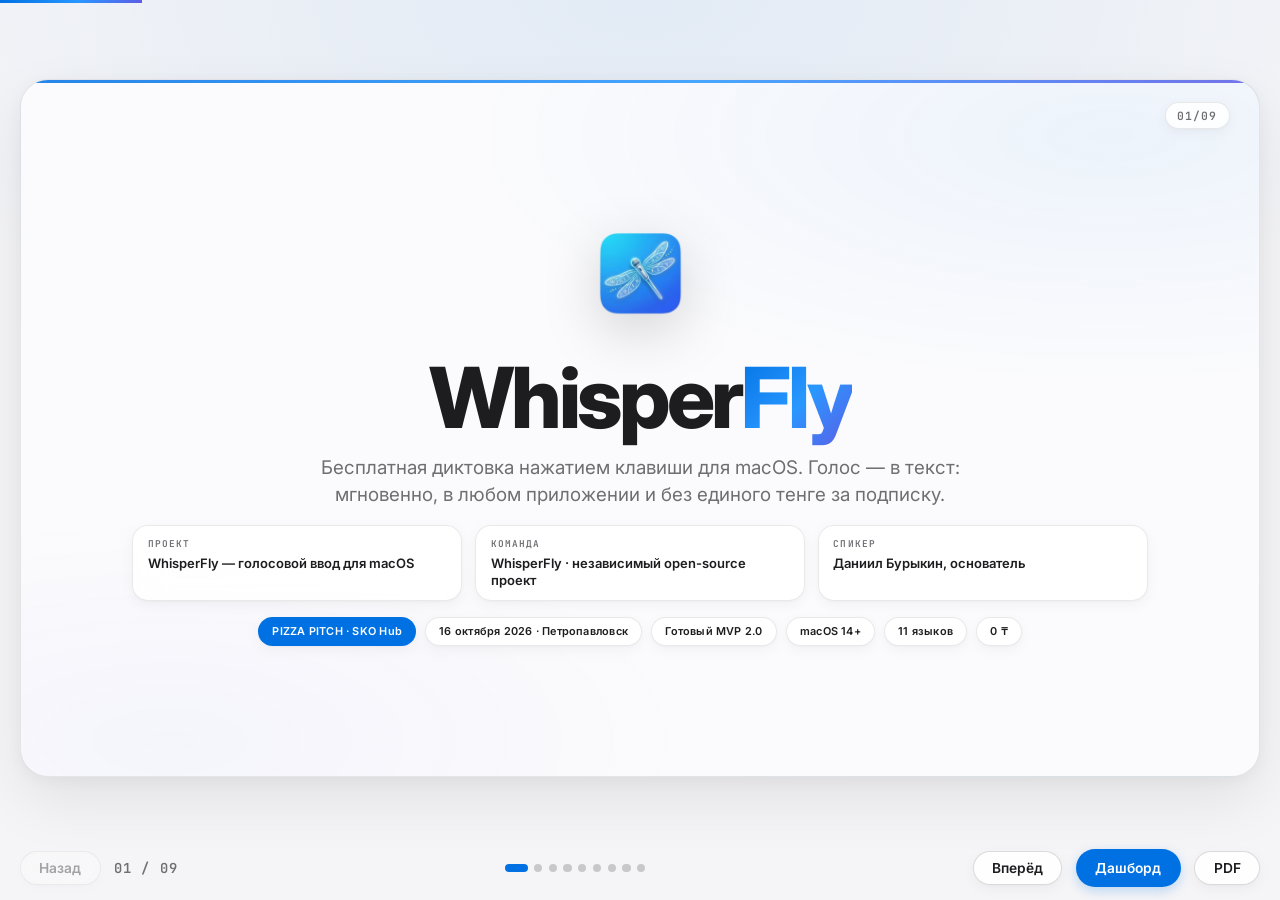
<file: index.html>
<!DOCTYPE html>
<html lang="ru" data-theme="apple" style="--tp-h: 211">
<head>
<meta charset="utf-8">
<meta name="viewport" content="width=device-width, initial-scale=1">
<title>WhisperFly — защита проекта · питч-презентация</title>
<meta name="description" content="WhisperFly — бесплатная диктовка нажатием клавиши для macOS. Презентация проекта для защиты: введение, уникальность, КПД, план реализации, результаты, смета, команда.">
<meta property="og:title" content="WhisperFly — защита проекта">
<meta property="og:description" content="Бесплатная диктовка нажатием клавиши для macOS. Голос — в текст в любом приложении, без подписки.">
<meta property="og:type" content="website">
<link rel="icon" href="assets/favicon.svg">
<link rel="preconnect" href="https://fonts.googleapis.com">
<link rel="preconnect" href="https://fonts.gstatic.com" crossorigin>
<link rel="stylesheet" href="https://fonts.googleapis.com/css2?family=Inter:wght@400;500;600;700;800&family=JetBrains+Mono:wght@400;600;700&display=swap">
<link rel="stylesheet" href="theme.css">
<link rel="stylesheet" href="deck.css">
<script>document.documentElement.classList.add('js');</script>
</head>
<body>

<div class="nav-progress" id="progress" aria-hidden="true"></div>

<!-- ── Icon sprite ──────────────────────────────────────────────────────── -->
<svg width="0" height="0" style="position:absolute" aria-hidden="true" focusable="false">
  <symbol id="i-mic" viewBox="0 0 24 24" fill="none" stroke="currentColor" stroke-width="2" stroke-linecap="round" stroke-linejoin="round">
    <path d="M12 2a3 3 0 0 0-3 3v6a3 3 0 0 0 6 0V5a3 3 0 0 0-3-3z"/><path d="M19 10v1a7 7 0 0 1-14 0v-1"/><path d="M12 19v3"/><path d="M9 22h6"/>
  </symbol>
  <symbol id="i-speaker" viewBox="0 0 24 24" fill="none" stroke="currentColor" stroke-width="2" stroke-linecap="round" stroke-linejoin="round">
    <path d="M11 5 6 9H3v6h3l5 4z"/><path d="M15.5 8.5a5 5 0 0 1 0 7"/><path d="M19 5a10 10 0 0 1 0 14"/>
  </symbol>
  <symbol id="i-file" viewBox="0 0 24 24" fill="none" stroke="currentColor" stroke-width="2" stroke-linecap="round" stroke-linejoin="round">
    <path d="M14 2H6a2 2 0 0 0-2 2v16a2 2 0 0 0 2 2h12a2 2 0 0 0 2-2V8z"/><path d="M14 2v6h6"/><path d="M8 13h8"/><path d="M8 17h5"/>
  </symbol>
  <symbol id="i-bolt" viewBox="0 0 24 24" fill="none" stroke="currentColor" stroke-width="2" stroke-linecap="round" stroke-linejoin="round">
    <path d="M13 2 4 14h7l-1 8 9-12h-7z"/>
  </symbol>
  <symbol id="i-spark" viewBox="0 0 24 24" fill="none" stroke="currentColor" stroke-width="2" stroke-linecap="round" stroke-linejoin="round">
    <path d="m12 3 1.9 5.6L20 10l-6.1 1.4L12 17l-1.9-5.6L4 10l6.1-1.4z"/><path d="M18 16.5 18.7 18.5 20.7 19.2 18.7 19.9 18 21.9 17.3 19.9 15.3 19.2 17.3 18.5z"/>
  </symbol>
  <symbol id="i-clock" viewBox="0 0 24 24" fill="none" stroke="currentColor" stroke-width="2" stroke-linecap="round" stroke-linejoin="round">
    <circle cx="12" cy="12" r="9"/><path d="M12 7v5l3.5 2"/>
  </symbol>
  <symbol id="i-globe" viewBox="0 0 24 24" fill="none" stroke="currentColor" stroke-width="2" stroke-linecap="round" stroke-linejoin="round">
    <circle cx="12" cy="12" r="9"/><path d="M3 12h18"/><path d="M12 3a15 15 0 0 1 0 18 15 15 0 0 1 0-18z"/>
  </symbol>
  <symbol id="i-keyboard" viewBox="0 0 24 24" fill="none" stroke="currentColor" stroke-width="2" stroke-linecap="round" stroke-linejoin="round">
    <rect x="2" y="5" width="20" height="14" rx="2"/><path d="M6 9h.01M10 9h.01M14 9h.01M18 9h.01M7 13h10M8 16.5h8"/>
  </symbol>
  <symbol id="i-cloud" viewBox="0 0 24 24" fill="none" stroke="currentColor" stroke-width="2" stroke-linecap="round" stroke-linejoin="round">
    <path d="M18 18.5a4.5 4.5 0 0 0 .6-8.96A6.5 6.5 0 0 0 5.9 9.4 4.5 4.5 0 0 0 6.5 18.5z"/>
  </symbol>
  <symbol id="i-chip" viewBox="0 0 24 24" fill="none" stroke="currentColor" stroke-width="2" stroke-linecap="round" stroke-linejoin="round">
    <rect x="6" y="6" width="12" height="12" rx="2"/><path d="M9 2v4M15 2v4M9 18v4M15 18v4M2 9h4M2 15h4M18 9h4M18 15h4"/>
  </symbol>
  <symbol id="i-shield" viewBox="0 0 24 24" fill="none" stroke="currentColor" stroke-width="2" stroke-linecap="round" stroke-linejoin="round">
    <path d="M12 3 5 6v6c0 4.4 3 8.2 7 9 4-.8 7-4.6 7-9V6z"/><path d="m9 12 2 2 4-4"/>
  </symbol>
  <symbol id="i-rocket" viewBox="0 0 24 24" fill="none" stroke="currentColor" stroke-width="2" stroke-linecap="round" stroke-linejoin="round">
    <path d="M12 2s5 3.2 5 9c0 3-1 5.2-2 6.4H9C8 16.2 7 14 7 11c0-5.8 5-9 5-9z"/><circle cx="12" cy="9" r="1.6"/><path d="M9 17.4 6 21M15 17.4 18 21"/>
  </symbol>
  <symbol id="i-users" viewBox="0 0 24 24" fill="none" stroke="currentColor" stroke-width="2" stroke-linecap="round" stroke-linejoin="round">
    <path d="M15 20v-1.6a4 4 0 0 0-4-4H7a4 4 0 0 0-4 4V20"/><circle cx="9" cy="7" r="3.4"/><path d="M18 20v-1.6a4 4 0 0 0-3-3.86"/>
  </symbol>
  <symbol id="i-user" viewBox="0 0 24 24" fill="none" stroke="currentColor" stroke-width="2" stroke-linecap="round" stroke-linejoin="round">
    <circle cx="12" cy="8" r="4"/><path d="M5 21v-1.5A5.5 5.5 0 0 1 10.5 14h3A5.5 5.5 0 0 1 19 19.5V21"/>
  </symbol>
  <symbol id="i-code" viewBox="0 0 24 24" fill="none" stroke="currentColor" stroke-width="2" stroke-linecap="round" stroke-linejoin="round">
    <path d="m9 7-5 5 5 5"/><path d="m15 7 5 5-5 5"/>
  </symbol>
  <symbol id="i-download" viewBox="0 0 24 24" fill="none" stroke="currentColor" stroke-width="2" stroke-linecap="round" stroke-linejoin="round">
    <path d="M12 3v12"/><path d="m7 11 5 5 5-5"/><path d="M4 20h16"/>
  </symbol>
  <symbol id="i-check" viewBox="0 0 24 24" fill="none" stroke="currentColor" stroke-width="2.6" stroke-linecap="round" stroke-linejoin="round">
    <path d="m4 12.5 5.2 5.2L20 6.5"/>
  </symbol>
  <symbol id="i-x" viewBox="0 0 24 24" fill="none" stroke="currentColor" stroke-width="2.4" stroke-linecap="round" stroke-linejoin="round">
    <path d="M6 6l12 12M18 6 6 18"/>
  </symbol>
  <symbol id="i-target" viewBox="0 0 24 24" fill="none" stroke="currentColor" stroke-width="2" stroke-linecap="round" stroke-linejoin="round">
    <circle cx="12" cy="12" r="9"/><circle cx="12" cy="12" r="4.6"/><circle cx="12" cy="12" r="1.2"/>
  </symbol>
  <symbol id="i-flag" viewBox="0 0 24 24" fill="none" stroke="currentColor" stroke-width="2" stroke-linecap="round" stroke-linejoin="round">
    <path d="M5 21V4"/><path d="M5 5h9.5l-1.6 4 1.6 4H5"/>
  </symbol>
  <symbol id="i-tag" viewBox="0 0 24 24" fill="none" stroke="currentColor" stroke-width="2" stroke-linecap="round" stroke-linejoin="round">
    <path d="M20.5 12.4 12.4 20.5a2 2 0 0 1-2.8 0L3.5 14.4a2 2 0 0 1-.6-1.4V4.5a2 2 0 0 1 2-2h8.5a2 2 0 0 1 1.4.6l5.7 5.7a2 2 0 0 1 0 2.6z"/><path d="M7.5 7.5h.01"/>
  </symbol>
  <symbol id="i-trend" viewBox="0 0 24 24" fill="none" stroke="currentColor" stroke-width="2" stroke-linecap="round" stroke-linejoin="round">
    <path d="M3 17.5 9.5 11l4 4L21 7.5"/><path d="M15 7.5h6v6"/>
  </symbol>
  <symbol id="i-layers" viewBox="0 0 24 24" fill="none" stroke="currentColor" stroke-width="2" stroke-linecap="round" stroke-linejoin="round">
    <path d="m12 3 9 5-9 5-9-5z"/><path d="m3 13 9 5 9-5"/><path d="m3 17.5 9 5 9-5"/>
  </symbol>
  <symbol id="i-cap" viewBox="0 0 24 24" fill="none" stroke="currentColor" stroke-width="2" stroke-linecap="round" stroke-linejoin="round">
    <path d="M12 4 2 9l10 5 10-5z"/><path d="M6 11.4V16c0 1.3 2.7 2.6 6 2.6s6-1.3 6-2.6v-4.6"/>
  </symbol>
  <symbol id="i-link" viewBox="0 0 24 24" fill="none" stroke="currentColor" stroke-width="2" stroke-linecap="round" stroke-linejoin="round">
    <path d="M10 13.5a4.5 4.5 0 0 0 6.4 0l3-3a4.5 4.5 0 0 0-6.4-6.4l-1.4 1.4"/><path d="M14 10.5a4.5 4.5 0 0 0-6.4 0l-3 3a4.5 4.5 0 0 0 6.4 6.4l1.4-1.4"/>
  </symbol>
  <symbol id="i-coin" viewBox="0 0 24 24" fill="none" stroke="currentColor" stroke-width="2" stroke-linecap="round" stroke-linejoin="round">
    <circle cx="12" cy="12" r="9"/><path d="M12 6.8v10.4"/><path d="M14.6 9.3a2.6 2.6 0 0 0-2.6-1.4h-.4a2.3 2.3 0 0 0 0 4.6h.8a2.3 2.3 0 0 1 0 4.6h-.4a2.6 2.6 0 0 1-2.6-1.4"/>
  </symbol>
  <symbol id="i-wallet" viewBox="0 0 24 24" fill="none" stroke="currentColor" stroke-width="2" stroke-linecap="round" stroke-linejoin="round">
    <path d="M3 7.5A2.5 2.5 0 0 1 5.5 5H18a2 2 0 0 1 2 2v1"/><path d="M3 7.5V17a2 2 0 0 0 2 2h14a2 2 0 0 0 2-2v-2"/><path d="M21 10v5h-4.5a2.5 2.5 0 0 1 0-5z"/>
  </symbol>
  <symbol id="i-history" viewBox="0 0 24 24" fill="none" stroke="currentColor" stroke-width="2" stroke-linecap="round" stroke-linejoin="round">
    <path d="M3.5 12a8.5 8.5 0 1 0 2.6-6.1"/><path d="M3 4v5h5"/><path d="M12 8v4.3l3 1.8"/>
  </symbol>
  <symbol id="i-building" viewBox="0 0 24 24" fill="none" stroke="currentColor" stroke-width="2" stroke-linecap="round" stroke-linejoin="round">
    <path d="M3 21h18"/><path d="M5 21V6a1 1 0 0 1 1-1h7a1 1 0 0 1 1 1v15"/><path d="M14 10h4a1 1 0 0 1 1 1v10"/><path d="M8 9h3M8 13h3M8 17h3"/>
  </symbol>
  <symbol id="i-heart" viewBox="0 0 24 24" fill="none" stroke="currentColor" stroke-width="2" stroke-linecap="round" stroke-linejoin="round">
    <path d="M12 20.4 4.6 13a4.6 4.6 0 0 1 6.5-6.5l.9.9.9-.9A4.6 4.6 0 0 1 19.4 13z"/>
  </symbol>
  <symbol id="i-list" viewBox="0 0 24 24" fill="none" stroke="currentColor" stroke-width="2" stroke-linecap="round" stroke-linejoin="round">
    <path d="M9 6h11M9 12h11M9 18h11"/><path d="M4.5 6h.01M4.5 12h.01M4.5 18h.01"/>
  </symbol>
  <symbol id="i-chart" viewBox="0 0 24 24" fill="none" stroke="currentColor" stroke-width="2" stroke-linecap="round" stroke-linejoin="round">
    <path d="M3 3v18h18"/><path d="M7 16v-5M12 16V7M17 16v-3"/>
  </symbol>
  <symbol id="i-scale" viewBox="0 0 24 24" fill="none" stroke="currentColor" stroke-width="2" stroke-linecap="round" stroke-linejoin="round">
    <path d="M12 3v18"/><path d="M7 21h10"/><path d="M4 8h16"/><path d="M4 8 1.5 14a3 3 0 0 0 5 0z"/><path d="M20 8l-2.5 6a3 3 0 0 0 5 0z"/>
  </symbol>
  <symbol id="i-award" viewBox="0 0 24 24" fill="none" stroke="currentColor" stroke-width="2" stroke-linecap="round" stroke-linejoin="round">
    <circle cx="12" cy="9" r="5.5"/><path d="m8.5 13.8-1 7.2 4.5-2.6 4.5 2.6-1-7.2"/>
  </symbol>
</svg>

<div class="deck">
  <div class="stage" id="stage">

    <!-- ═══ 01 · Титульный лист ═════════════════════════════════════════ -->
    <section class="slide slide--title active" data-num="01/09" aria-label="Титульный лист">
      <div class="slide-inner">
        <div class="logo-icon anim" style="--i:0">
          <img src="assets/appicon.png" alt="Иконка приложения WhisperFly" width="512" height="512">
        </div>

        <div class="brand anim" style="--i:1;--rv:tp-up">Whisper<span class="fly">Fly</span></div>

        <p class="tagline anim" style="--i:2;--rv:tp-up">
          Бесплатная диктовка нажатием клавиши для macOS. Голос&nbsp;— в текст: мгновенно,
          в любом приложении и без единого тенге за подписку.
        </p>

        <dl class="title-meta anim" style="--i:3;--rv:tp-up">
          <div>
            <dt>Проект</dt>
            <dd>WhisperFly — голосовой ввод для macOS</dd>
          </div>
          <div>
            <dt>Команда</dt>
            <dd>WhisperFly · независимый open-source проект</dd>
          </div>
          <div>
            <dt>Спикер</dt>
            <dd>Даниил Бурыкин, основатель</dd>
          </div>
        </dl>

        <div class="title-band anim" style="--i:4;--rv:tp-up">
          <span class="badge badge--fill">PIZZA PITCH · SKO Hub</span>
          <span class="badge">16 октября 2026 · Петропавловск</span>
          <span class="badge">Готовый MVP 2.0</span>
          <span class="badge">macOS 14+</span>
          <span class="badge">11 языков</span>
          <span class="badge">0 ₸</span>
        </div>
      </div>
    </section>

    <!-- ═══ 02 · Введение (+ живые скриншоты macOS) ═════════════════════ -->
    <section class="slide" data-num="02/09" aria-label="Введение">
      <div class="slide-inner">
        <div class="head">
          <span class="kicker anim" style="--i:0">Введение · Продукт в работе</span>
          <h2 class="slide-title anim" style="--i:1;--rv:tp-up">
            Что такое <span class="hl">WhisperFly</span>
          </h2>
          <p class="slide-sub anim" style="--i:2;--rv:tp-up">
            WhisperFly — нативное приложение для macOS, которое превращает речь в текст в любом
            приложении по нажатию <b>⌘⇧Space</b>. Записывает микрофон и системный звук,
            распознаёт речь через Groq Whisper и вставляет чистый текст прямо к курсору.
          </p>
        </div>

        <div class="grid g-intro">
          <article class="card card--navy anim" style="--i:3;--rv:tp-up">
            <div class="card-ico"><svg><use href="#i-target"/></svg></div>
            <h3 class="card-t">Главная цель</h3>
            <p class="goal">
              Убрать разрыв между скоростью мысли и скоростью набора текста — сделать
              голосовой ввод <em>бесплатным, мгновенным и доступным каждому</em> на Mac.
            </p>
            <div class="chips">
              <span class="chip">Любое приложение</span>
              <span class="chip">Groq Whisper</span>
              <span class="chip chip--gold">0 ₸</span>
            </div>
          </article>

          <div class="col">
            <span class="col-head anim" style="--i:4;--rv:tp-up">Конкретные задачи</span>
            <ol class="punch anim" style="--i:5;--rv:tp-up">
              <li>
                <span class="n">1</span>
                <span><strong>Мгновенный ввод.</strong> Один хоткей, авто-вставка текста
                в активное поле, отклик — доли секунды.</span>
              </li>
              <li>
                <span class="n">2</span>
                <span><strong>Все сценарии звука.</strong> Микрофон, системный звук
                macOS и готовые аудио/видеофайлы.</span>
              </li>
              <li>
                <span class="n">3</span>
                <span><strong>Без языкового барьера.</strong> Интерфейс на 11 языках
                (включая казахский), распознавание 100+ языков.</span>
              </li>
              <li>
                <span class="n">4</span>
                <span><strong>Выход на рынок.</strong> Лендинг, первые 1 000 установок
                и грант GitHub на AI-модели.</span>
              </li>
            </ol>
          </div>

          <aside class="shot-showcase anim" style="--i:6;--rv:tp-up" aria-label="Скриншоты интерфейса WhisperFly">
            <div class="shot-pair">
              <figure class="shot-frame">
                <img src="assets/screenshot-ready.png" alt="Меню WhisperFly в режиме ожидания Ready">
                <figcaption>Меню · Готов к записи</figcaption>
              </figure>
              <figure class="shot-frame">
                <img src="assets/screenshot-recording.png" alt="Меню WhisperFly во время активной записи">
                <figcaption>Запись · Groq Whisper</figcaption>
              </figure>
            </div>
            <div class="shot-pill-bar">
              <img src="assets/screenshot-listening.png" alt="Плавающая капсула Listening рядом с курсором">
              <span>Плавающий индикатор <strong>Listening…</strong> прямо у текстового курсора</span>
            </div>
          </aside>
        </div>
      </div>
    </section>

    <!-- ═══ 03 · Уникальность (+ скриншот системных разрешений) ═════════ -->
    <section class="slide" data-num="03/09" aria-label="Уникальность">
      <div class="slide-inner">
        <div class="head">
          <span class="kicker anim" style="--i:0">Уникальность</span>
          <h2 class="slide-title anim" style="--i:1;--rv:tp-up">
            Бесплатно, нативно и <span class="hl">открыто</span>
          </h2>
        </div>

        <div class="grid g-uniq">
          <table class="tbl anim" style="--i:2;--rv:tp-up">
            <thead>
              <tr>
                <th>Продукт</th>
                <th>Цена</th>
                <th>Системный звук</th>
                <th>Файлы</th>
                <th>Открытый код</th>
                <th>Казахский UI</th>
              </tr>
            </thead>
            <tbody>
              <tr>
                <td class="col-us">WhisperFly</td>
                <td class="col-us">0 ₸</td>
                <td class="col-us"><svg class="mk mk--yes"><use href="#i-check"/></svg></td>
                <td class="col-us"><svg class="mk mk--yes"><use href="#i-check"/></svg></td>
                <td class="col-us"><svg class="mk mk--yes"><use href="#i-check"/></svg></td>
                <td class="col-us"><svg class="mk mk--yes"><use href="#i-check"/></svg></td>
              </tr>
              <tr>
                <td>Superwhisper</td>
                <td>от $8,99/мес</td>
                <td><svg class="mk mk--no"><use href="#i-x"/></svg></td>
                <td><svg class="mk mk--yes"><use href="#i-check"/></svg></td>
                <td><svg class="mk mk--no"><use href="#i-x"/></svg></td>
                <td><svg class="mk mk--no"><use href="#i-x"/></svg></td>
              </tr>
              <tr>
                <td>MacWhisper</td>
                <td>от €59</td>
                <td><svg class="mk mk--no"><use href="#i-x"/></svg></td>
                <td><svg class="mk mk--yes"><use href="#i-check"/></svg></td>
                <td><svg class="mk mk--no"><use href="#i-x"/></svg></td>
                <td><svg class="mk mk--no"><use href="#i-x"/></svg></td>
              </tr>
              <tr>
                <td>Wispr Flow</td>
                <td>от $12/мес</td>
                <td><svg class="mk mk--no"><use href="#i-x"/></svg></td>
                <td><svg class="mk mk--no"><use href="#i-x"/></svg></td>
                <td><svg class="mk mk--no"><use href="#i-x"/></svg></td>
                <td><svg class="mk mk--no"><use href="#i-x"/></svg></td>
              </tr>
              <tr>
                <td>Apple «Диктовка»</td>
                <td>0 ₸</td>
                <td><svg class="mk mk--no"><use href="#i-x"/></svg></td>
                <td><svg class="mk mk--no"><use href="#i-x"/></svg></td>
                <td><svg class="mk mk--no"><use href="#i-x"/></svg></td>
                <td><svg class="mk mk--no"><use href="#i-x"/></svg></td>
              </tr>
            </tbody>
          </table>

          <aside class="shot-card-perm anim" style="--i:3;--rv:tp-up" aria-label="Окно разрешений и цифровой подписи macOS">
            <img src="assets/screenshot-permissions.png" alt="Окно настроек Permissions в WhisperFly с подписью Apple Developer">
            <div class="shot-cap">
              <strong>Нативная интеграция macOS:</strong> ScreenCaptureKit, Accessibility API и цифровая подпись <code>SR9LWJ7XG9</code>
            </div>
          </aside>
        </div>

        <article class="card card--sunken strip anim" style="--i:4;--rv:tp-up">
          <span class="col-head">В чём инновационность</span>
          <ul class="facts facts--3">
            <li>
              <span class="tick"><svg><use href="#i-cloud"/></svg></span>
              <span><strong>Облачный ASR вместо локальной модели.</strong> Приложение весит
              мегабайты, а не гигабайты, и не нагружает процессор.</span>
            </li>
            <li>
              <span class="tick"><svg><use href="#i-layers"/></svg></span>
              <span><strong>Вставка через Accessibility API:</strong> текст печатается
              прямо там, где стоит курсор, и очищается режимом Rewrite Cleanup.</span>
            </li>
            <li>
              <span class="tick"><svg><use href="#i-speaker"/></svg></span>
              <span><strong>Системный звук через ScreenCaptureKit:</strong> созвоны и лекции
              транскрибируются напрямую с аудиодорожки Mac.</span>
            </li>
          </ul>
        </article>
      </div>
    </section>

    <!-- ═══ 04 · КПД ═════════════════════════════════════════════════════ -->
    <section class="slide" data-num="04/09" aria-label="КПД">
      <div class="slide-inner">
        <div class="head">
          <span class="kicker anim" style="--i:0">КПД</span>
          <h2 class="slide-title anim" style="--i:1;--rv:tp-up">
            Выгоды <span class="hl">обществу и региону</span>
          </h2>
        </div>

        <div class="grid g-3">
          <article class="card anim" style="--i:2;--rv:tp-up">
            <div class="card-ico"><svg><use href="#i-heart"/></svg></div>
            <h3 class="card-t">Обществу</h3>
            <ul class="facts facts--tight">
              <li>
                <span class="tick"><svg><use href="#i-check"/></svg></span>
                <span><strong>Доступность.</strong> Голосовой ввод возвращает работу с
                текстом людям с нарушениями моторики и зрения.</span>
              </li>
              <li>
                <span class="tick"><svg><use href="#i-check"/></svg></span>
                <span><strong>Язык и культура.</strong> Казахский интерфейс — редкий случай
                для нишевого macOS-софта; распознавание поддерживает более 100 языков.</span>
              </li>
              <li>
                <span class="tick"><svg><use href="#i-check"/></svg></span>
                <span><strong>Бесплатный доступ.</strong> Студенты, учителя и малый бизнес
                получают инструмент без подписки.</span>
              </li>
            </ul>
          </article>

          <article class="card card--accent anim" style="--i:3;--rv:tp-up">
            <div class="card-ico"><svg><use href="#i-building"/></svg></div>
            <h3 class="card-t">Экономике региона</h3>
            <ul class="facts facts--tight">
              <li>
                <span class="tick"><svg><use href="#i-check"/></svg></span>
                <span><strong>Экономия рабочего времени.</strong> Основной эффект — часы,
                которые специалисты тратят на набор вместо содержательной работы.</span>
              </li>
              <li>
                <span class="tick"><svg><use href="#i-check"/></svg></span>
                <span><strong>Импортозамещение.</strong> Платные зарубежные подписки
                заменяются бесплатным локальным продуктом.</span>
              </li>
              <li>
                <span class="tick"><svg><use href="#i-check"/></svg></span>
                <span><strong>Налоговая база.</strong> Платная версия и корпоративные
                внедрения оформляются как резидент Казахстана.</span>
              </li>
            </ul>
          </article>

          <article class="card card--gold anim" style="--i:4;--rv:tp-up">
            <div class="card-ico"><svg><use href="#i-cap"/></svg></div>
            <h3 class="card-t">Компетенциям</h3>
            <ul class="facts facts--tight">
              <li>
                <span class="tick"><svg><use href="#i-check"/></svg></span>
                <span><strong>Открытый код как учебный материал.</strong> 3 000+ строк Swift
                на GitHub — рабочая площадка для студентов-разработчиков.</span>
              </li>
              <li>
                <span class="tick"><svg><use href="#i-check"/></svg></span>
                <span><strong>Экспортный потенциал.</strong> Продукт для глобального macOS-рынка,
                созданный в регионе.</span>
              </li>
              <li>
                <span class="tick"><svg><use href="#i-check"/></svg></span>
                <span><strong>Рабочие места.</strong> План найма: продуктовый маркетинг,
                продажи и поддержка в 2027 году.</span>
              </li>
            </ul>
          </article>
        </div>

        <article class="card card--sunken strip anim" style="--i:5;--rv:tp-up">
          <span class="col-head">Расчёт эффекта · 12 месяцев</span>
          <div class="calc">
            <div class="calc-item">
              <span class="calc-n">5 000</span>
              <span class="calc-l">пользователей за год</span>
            </div>
            <span class="calc-op">×</span>
            <div class="calc-item">
              <span class="calc-n">40 мин</span>
              <span class="calc-l">экономии в день на человека</span>
            </div>
            <span class="calc-op">×</span>
            <div class="calc-item">
              <span class="calc-n">220</span>
              <span class="calc-l">рабочих дней</span>
            </div>
            <span class="calc-op">=</span>
            <div class="calc-item calc-item--res">
              <span class="calc-n">≈ 0,7 млн</span>
              <span class="calc-l">человеко-часов в год</span>
            </div>
          </div>
          <p class="note">
            Это эквивалент примерно 400 полных ставок в год — время, которое регион
            получает без единого тенге бюджетных затрат.
          </p>
        </article>
      </div>
    </section>

    <!-- ═══ 05 · План реализации ════════════════════════════════════════ -->
    <section class="slide" data-num="05/09" aria-label="План реализации">
      <div class="slide-inner">
        <div class="head">
          <span class="kicker anim" style="--i:0">План реализации</span>
          <h2 class="slide-title anim" style="--i:1;--rv:tp-up">
            От продукта к <span class="hl">платформе</span>
          </h2>
          <p class="slide-sub anim" style="--i:2;--rv:tp-up">
            Пять этапов на 12 месяцев. Первый уже закрыт, остальные опираются на работающий
            продукт, а не на прототип.
          </p>
        </div>

        <div class="road road--5">
          <div class="road-col road-col--done anim" style="--i:3;--rv:tp-up">
            <span class="road-q">Q4 2026</span>
            <span class="road-tag">готово</span>
            <ul class="road-items">
              <li>Релиз 2.0 выпущен</li>
              <li>Системный звук и файлы</li>
              <li>История и 11 языков</li>
              <li>Сборки: ARM, Intel, универсальная</li>
            </ul>
          </div>
          <div class="road-col road-col--now anim" style="--i:4;--rv:tp-up">
            <span class="road-q">Q1 2027</span>
            <span class="road-tag road-tag--now">в работе</span>
            <ul class="road-items">
              <li>Лендинг продукта</li>
              <li>Заявка на грант GitHub</li>
              <li>Первые 1 000 установок</li>
              <li>Обратная связь и метрики</li>
            </ul>
          </div>
          <div class="road-col anim" style="--i:5;--rv:tp-up">
            <span class="road-q">Q2 2027</span>
            <ul class="road-items">
              <li>WhisperFly Pro</li>
              <li>Оплата и лицензии</li>
              <li>Свой словарь</li>
              <li>Найм: маркетинг</li>
            </ul>
          </div>
          <div class="road-col anim" style="--i:6;--rv:tp-up">
            <span class="road-q">Q3 2027</span>
            <ul class="road-items">
              <li>Потоковая запись</li>
              <li>iOS-компаньон</li>
              <li>Версия для Windows</li>
              <li>Публичный API</li>
            </ul>
          </div>
          <div class="road-col anim" style="--i:7;--rv:tp-up">
            <span class="road-q">Q4 2027</span>
            <ul class="road-items">
              <li>Админ-панель и SSO</li>
              <li>Общие словари</li>
              <li>Развёртывание on-prem</li>
              <li>Аудит безопасности</li>
            </ul>
          </div>
        </div>

        <article class="card card--sunken strip anim" style="--i:8;--rv:tp-up">
          <span class="col-head">Почему план реалистичен</span>
          <ul class="facts facts--4">
            <li>
              <span class="tick"><svg><use href="#i-check"/></svg></span>
              <span><strong>Продукт уже работает.</strong> Ядро и интерфейс написаны
              и выпущены — предстоит развивать, а не начинать.</span>
            </li>
            <li>
              <span class="tick"><svg><use href="#i-check"/></svg></span>
              <span><strong>Нулевая инфраструктура.</strong> Оба движка — на бесплатных
              тарифах: серверов, которые надо оплачивать, нет.</span>
            </li>
            <li>
              <span class="tick"><svg><use href="#i-check"/></svg></span>
              <span><strong>Один разработчик, весь стек.</strong> Дизайн, код, сборки
              и релизы — в одних руках, без задержек.</span>
            </li>
            <li>
              <span class="tick"><svg><use href="#i-check"/></svg></span>
              <span><strong>Финансирование под контролем.</strong> Грант GitHub покрывает
              смету — инвестиции не нужны.</span>
            </li>
          </ul>
        </article>
      </div>
    </section>

    <!-- ═══ 06 · Ожидаемые результаты ═══════════════════════════════════ -->
    <section class="slide" data-num="06/09" aria-label="Ожидаемые результаты">
      <div class="slide-inner">
        <div class="head">
          <span class="kicker anim" style="--i:0">Ожидаемые результаты</span>
          <h2 class="slide-title anim" style="--i:1;--rv:tp-up">
            Результаты <span class="hl">первого года</span>
          </h2>
        </div>

        <div class="grid g-4">
          <article class="card card--navy anim" style="--i:2;--rv:tp-up">
            <div class="stat">
              <span class="stat-n">5 000</span>
              <span class="stat-l">установок за 12 месяцев</span>
            </div>
          </article>
          <article class="card card--accent anim" style="--i:3;--rv:tp-up">
            <div class="stat">
              <span class="stat-n">300</span>
              <span class="stat-l">платящих пользователей Pro</span>
            </div>
          </article>
          <article class="card card--gold anim" style="--i:4;--rv:tp-up">
            <div class="stat">
              <span class="stat-n">$10 000</span>
              <span class="stat-l">грант GitHub для стартапов</span>
            </div>
          </article>
          <article class="card anim" style="--i:5;--rv:tp-up">
            <div class="stat">
              <span class="stat-n">0,7 млн</span>
              <span class="stat-l">сэкономленных человеко-часов в год</span>
            </div>
          </article>
        </div>

        <article class="card card--sunken strip anim" style="--i:6;--rv:tp-up">
          <span class="col-head">Как мы оцениваем успех проекта</span>
          <ul class="facts facts--2">
            <li>
              <span class="tick"><svg><use href="#i-check"/></svg></span>
              <span><strong>Охват.</strong> Не менее 5 000 активных установок за 12 месяцев
              и не менее 1 000 в первом квартале.</span>
            </li>
            <li>
              <span class="tick"><svg><use href="#i-check"/></svg></span>
              <span><strong>Конверсия.</strong> Переход Free → Pro не ниже 5 % — при
              сохранении полностью бесплатного ядра.</span>
            </li>
            <li>
              <span class="tick"><svg><use href="#i-check"/></svg></span>
              <span><strong>Удержание.</strong> Не менее 35 % пользователей возвращаются
              к продукту на 30-й день после установки.</span>
            </li>
            <li>
              <span class="tick"><svg><use href="#i-check"/></svg></span>
              <span><strong>Финансирование.</strong> Грант GitHub для стартапов получен
              и покрывает смету на 6 месяцев — без внешних инвестиций.</span>
            </li>
          </ul>
        </article>
      </div>
    </section>

    <!-- ═══ 07 · Финансовая часть ═══════════════════════════════════════ -->
    <section class="slide" data-num="07/09" aria-label="Финансовая часть">
      <div class="slide-inner">
        <div class="head">
          <span class="kicker anim" style="--i:0">Финансовая часть</span>
          <h2 class="slide-title anim" style="--i:1;--rv:tp-up">
            Что нужно и <span class="hl">откуда</span>
          </h2>
        </div>

        <div class="grid g-side">
          <table class="tbl tbl--budget anim" style="--i:2;--rv:tp-up">
            <thead>
              <tr>
                <th>Смета на 6 месяцев</th>
                <th>Сумма</th>
              </tr>
            </thead>
            <tbody>
              <tr>
                <td>Оплата труда основателя <span class="mute">200 000 ₸ × 6 мес</span></td>
                <td class="num">1 200 000 ₸</td>
              </tr>
              <tr>
                <td>AI-модели и облачные API <span class="mute">$1 000 · уже оплачено</span></td>
                <td class="num">530 000 ₸</td>
              </tr>
              <tr>
                <td>Продвижение лендинга и первые установки</td>
                <td class="num">250 000 ₸</td>
              </tr>
              <tr>
                <td>Домен, хостинг и аналитика лендинга</td>
                <td class="num">60 000 ₸</td>
              </tr>
              <tr>
                <td>Apple Developer Program <span class="mute">$99 в год</span></td>
                <td class="num">54 000 ₸</td>
              </tr>
              <tr>
                <td>Резерв на непредвиденные расходы</td>
                <td class="num">106 000 ₸</td>
              </tr>
              <tr class="row-total">
                <td>Итого на 6 месяцев</td>
                <td class="num">2 200 000 ₸</td>
              </tr>
            </tbody>
          </table>

          <div class="col">
            <article class="card card--accent anim" style="--i:3;--rv:tp-up">
              <div class="card-ico"><svg><use href="#i-wallet"/></svg></div>
              <span class="stat-l">Запрашиваемая сумма</span>
              <div class="ask-sum">$10 000</div>
              <p class="card-d">Грант GitHub для стартапов — на AI-модели и вывод лендинга
              на рынок. Это около 5 300 000 ₸: смета покрывается с запасом.</p>
            </article>

            <article class="card card--sunken anim" style="--i:4;--rv:tp-up">
              <ul class="facts facts--tight">
                <li>
                  <span class="tick"><svg><use href="#i-check"/></svg></span>
                  <span><strong>Инвестиции сейчас не привлекаем.</strong> Призовой фонд
                  PIZZA PITCH — 150 000 ₸; приз закрывает домен и продвижение лендинга.</span>
                </li>
                <li>
                  <span class="tick"><svg><use href="#i-check"/></svg></span>
                  <span><strong>Уже вложено.</strong> Продукт 2.0, открытый код и подписка
                  на топовые AI-модели на 6 месяцев — $1 000 и полтора года работы.</span>
                </li>
                <li>
                  <span class="tick"><svg><use href="#i-check"/></svg></span>
                  <span><strong>Возвратность.</strong> WhisperFly Pro — с Q2 2027;
                  себестоимость распознавания — центы на пользователя.</span>
                </li>
              </ul>
            </article>
          </div>
        </div>
      </div>
    </section>

    <!-- ═══ 08 · Команда ════════════════════════════════════════════════ -->
    <section class="slide" data-num="08/09" aria-label="Команда">
      <div class="slide-inner">
        <div class="head">
          <span class="kicker anim" style="--i:0">Команда</span>
          <h2 class="slide-title anim" style="--i:1;--rv:tp-up">
            Весь стек <span class="hl">в одних руках</span>
          </h2>
        </div>

        <div class="crew">
          <article class="card crew-card anim" style="--i:2;--rv:tp-up">
            <div class="avatar">ДБ</div>
            <span class="crew-name">Даниил Бурыкин</span>
            <span class="crew-role">Основатель · разработка · продукт</span>
            <p class="card-d">Полный цикл: архитектура на Swift, интерфейс, конвейер
            распознавания, сборки, релизы и дистрибуция.</p>
          </article>

          <article class="card crew-card card--gold anim" style="--i:3;--rv:tp-up">
            <div class="avatar"><svg><use href="#i-code"/></svg></div>
            <span class="crew-name">Открытое сообщество</span>
            <span class="crew-role">Контрибьюторы · тестирование</span>
            <p class="card-d">Репозиторий на GitHub открыт: вклад в код, переводы интерфейса
            и сообщения об ошибках приветствуются.</p>
          </article>

          <article class="card crew-card anim" style="--i:4;--rv:tp-up">
            <div class="avatar">HK</div>
            <span class="crew-name">hukopo</span>
            <span class="crew-role">Автор основы проекта</span>
            <p class="card-d">Автор qwenwishper — проекта, из которого вырос WhisperFly;
            его код стал отправной точкой разработки.</p>
          </article>
        </div>

        <article class="card card--sunken strip anim" style="--i:5;--rv:tp-up">
          <span class="col-head">Роль каждого в реализации</span>
          <ul class="facts facts--3">
            <li>
              <span class="tick"><svg><use href="#i-user"/></svg></span>
              <span><strong>Основатель</strong> — ведёт разработку, отвечает за продукт,
              релизы и дистрибуцию, представляет проект.</span>
            </li>
            <li>
              <span class="tick"><svg><use href="#i-users"/></svg></span>
              <span><strong>Сообщество</strong> — тестирование на разных конфигурациях,
              локализация интерфейса, обратная связь от пользователей.</span>
            </li>
            <li>
              <span class="tick"><svg><use href="#i-link"/></svg></span>
              <span><strong>Планируемые роли</strong> — продуктовый маркетинг и продажи:
              найм запланирован на Q2 2027 года.</span>
            </li>
          </ul>
        </article>
      </div>
    </section>

    <!-- ═══ 09 · Заключение ═════════════════════════════════════════════ -->
    <section class="slide slide--close" data-num="09/09" aria-label="Заключение">
      <div class="slide-inner">
        <span class="kicker anim" style="--i:0">Заключение</span>
        <h2 class="slide-title anim" style="--i:1;--rv:tp-up">
          Голос быстрее клавиатуры. Мы сделали это <span class="hl">бесплатным</span>.
        </h2>

        <p class="slide-sub anim" style="--i:2;--rv:tp-up">
          WhisperFly уже работает и уже бесплатен: голосовой ввод в любом приложении macOS,
          собственный код, открытый исходный код и ноль затрат для пользователя. Осталось
          превратить готовый продукт в устойчивую платформу — и вернуть региону миллионы
          сэкономленных часов.
        </p>

        <div class="ask">
          <article class="card anim" style="--i:3;--rv:tp-up">
            <div class="card-ico"><svg><use href="#i-rocket"/></svg></div>
            <h3 class="card-t">Уже работает</h3>
            <p class="card-d">Версия 2.0 выпущена: системный звук, транскрипция файлов,
            история и 11 языков интерфейса.</p>
          </article>
          <article class="card anim" style="--i:4;--rv:tp-up">
            <div class="card-ico"><svg><use href="#i-shield"/></svg></div>
            <h3 class="card-t">Бесплатно и открыто</h3>
            <p class="card-d">Ни подписки, ни локальных моделей, ни закрытых исходников —
            продукт можно проверить и собрать самому.</p>
          </article>
          <article class="card anim" style="--i:5;--rv:tp-up">
            <div class="card-ico"><svg><use href="#i-chart"/></svg></div>
            <h3 class="card-t">Эффект для региона</h3>
            <p class="card-d">0,7 млн человеко-часов в год, бесплатный доступ для
            образования и малого бизнеса, рабочие места в 2027 году.</p>
          </article>
        </div>

        <div class="cta-row anim" style="--i:6;--rv:tp-up">
          <a class="cta" href="https://dandysuper.github.io/whisperfly-pitch/">
            <svg><use href="#i-link"/></svg>Сайт презентации
          </a>
          <a class="cta cta--ghost" href="https://github.com/dandysuper/WhisperFly/releases/latest">
            <svg><use href="#i-download"/></svg>Скачать бесплатно
          </a>
          <a class="cta cta--ghost" href="https://github.com/dandysuper/WhisperFly">
            <svg><use href="#i-code"/></svg>GitHub
          </a>
        </div>
      </div>
    </section>

  </div><!-- /.stage -->

  <nav class="deck-nav" aria-label="Навигация по слайдам">
    <button class="nav-btn" id="prev" type="button">Назад</button>
    <span class="nav-count" id="counter">01 / 09</span>
    <div class="dots" id="dots"></div>
    <button class="nav-btn" id="next" type="button">Вперёд</button>
    <a class="nav-btn nav-btn--link" href="dashboard.html">Дашборд</a>
    <button class="nav-btn" id="print" type="button">PDF</button>
  </nav>
</div><!-- /.deck -->

<script src="app.js"></script>
</body>
</html>
</file>
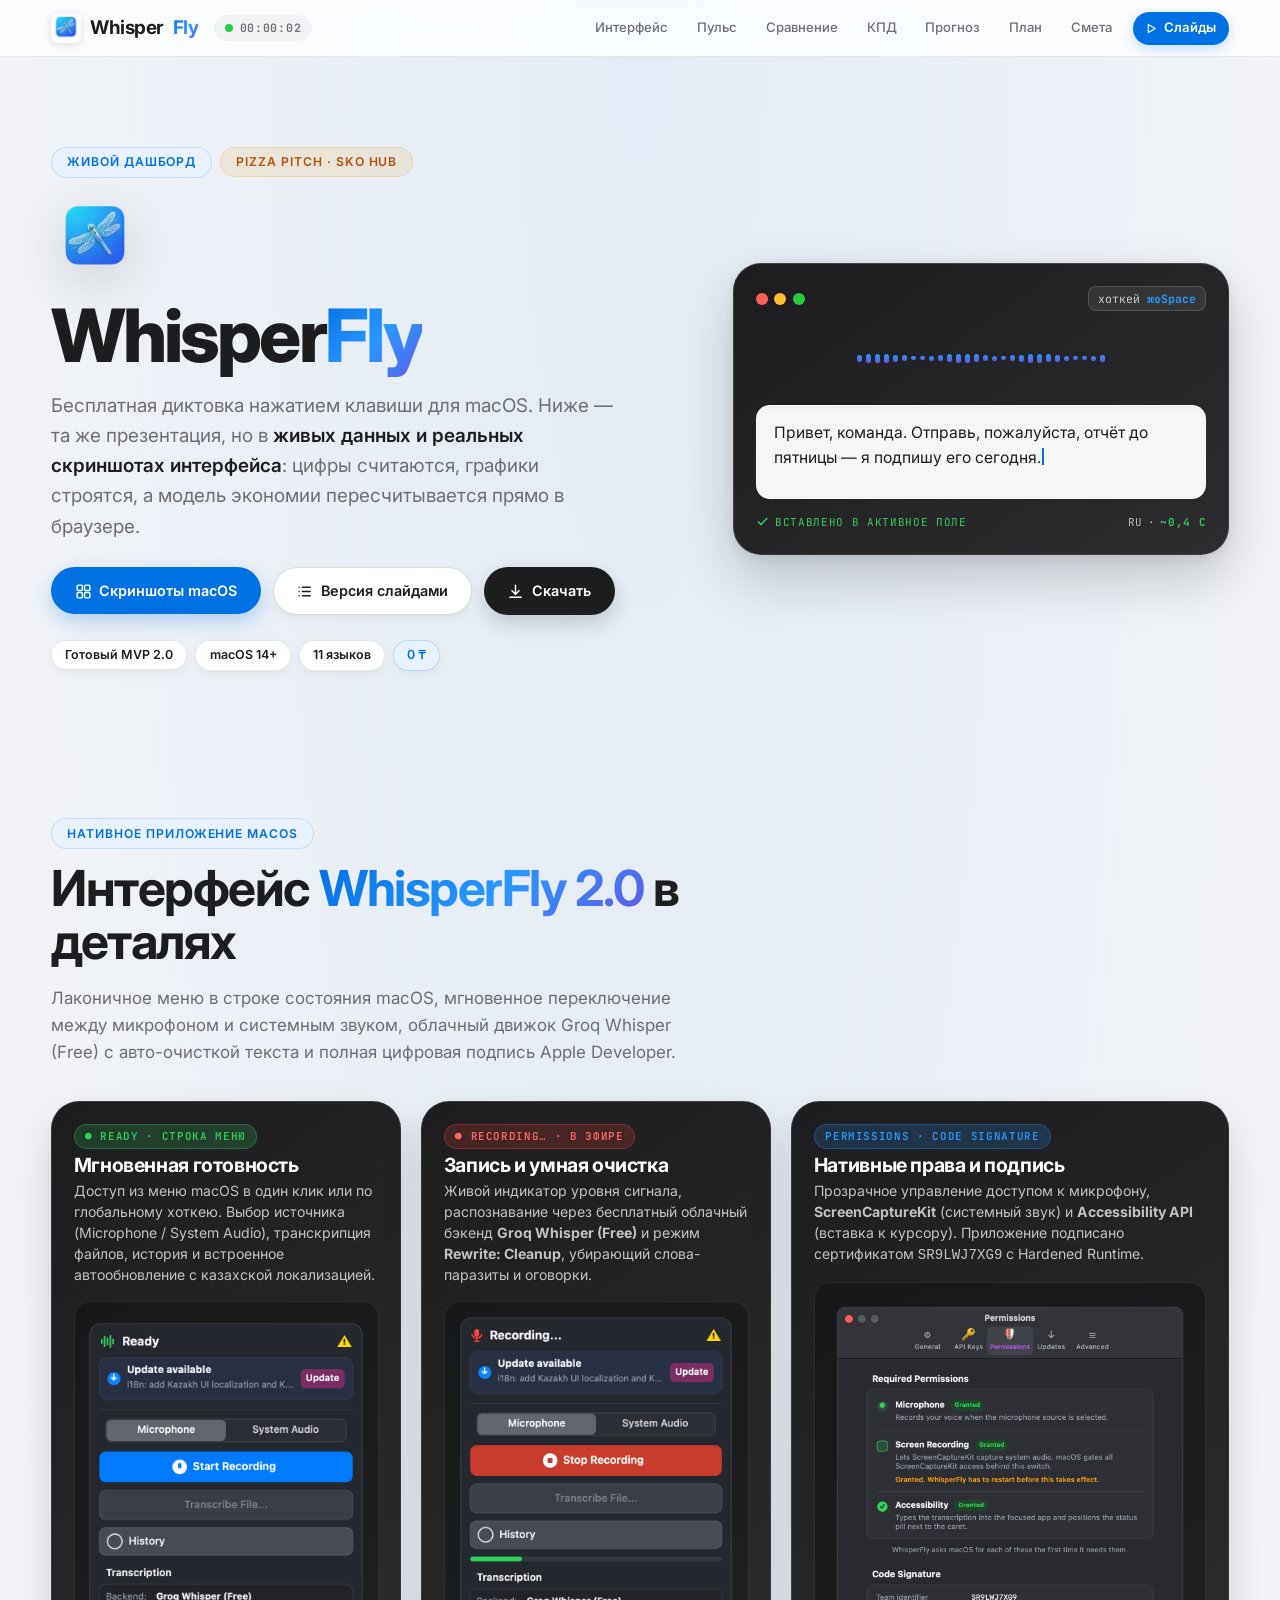
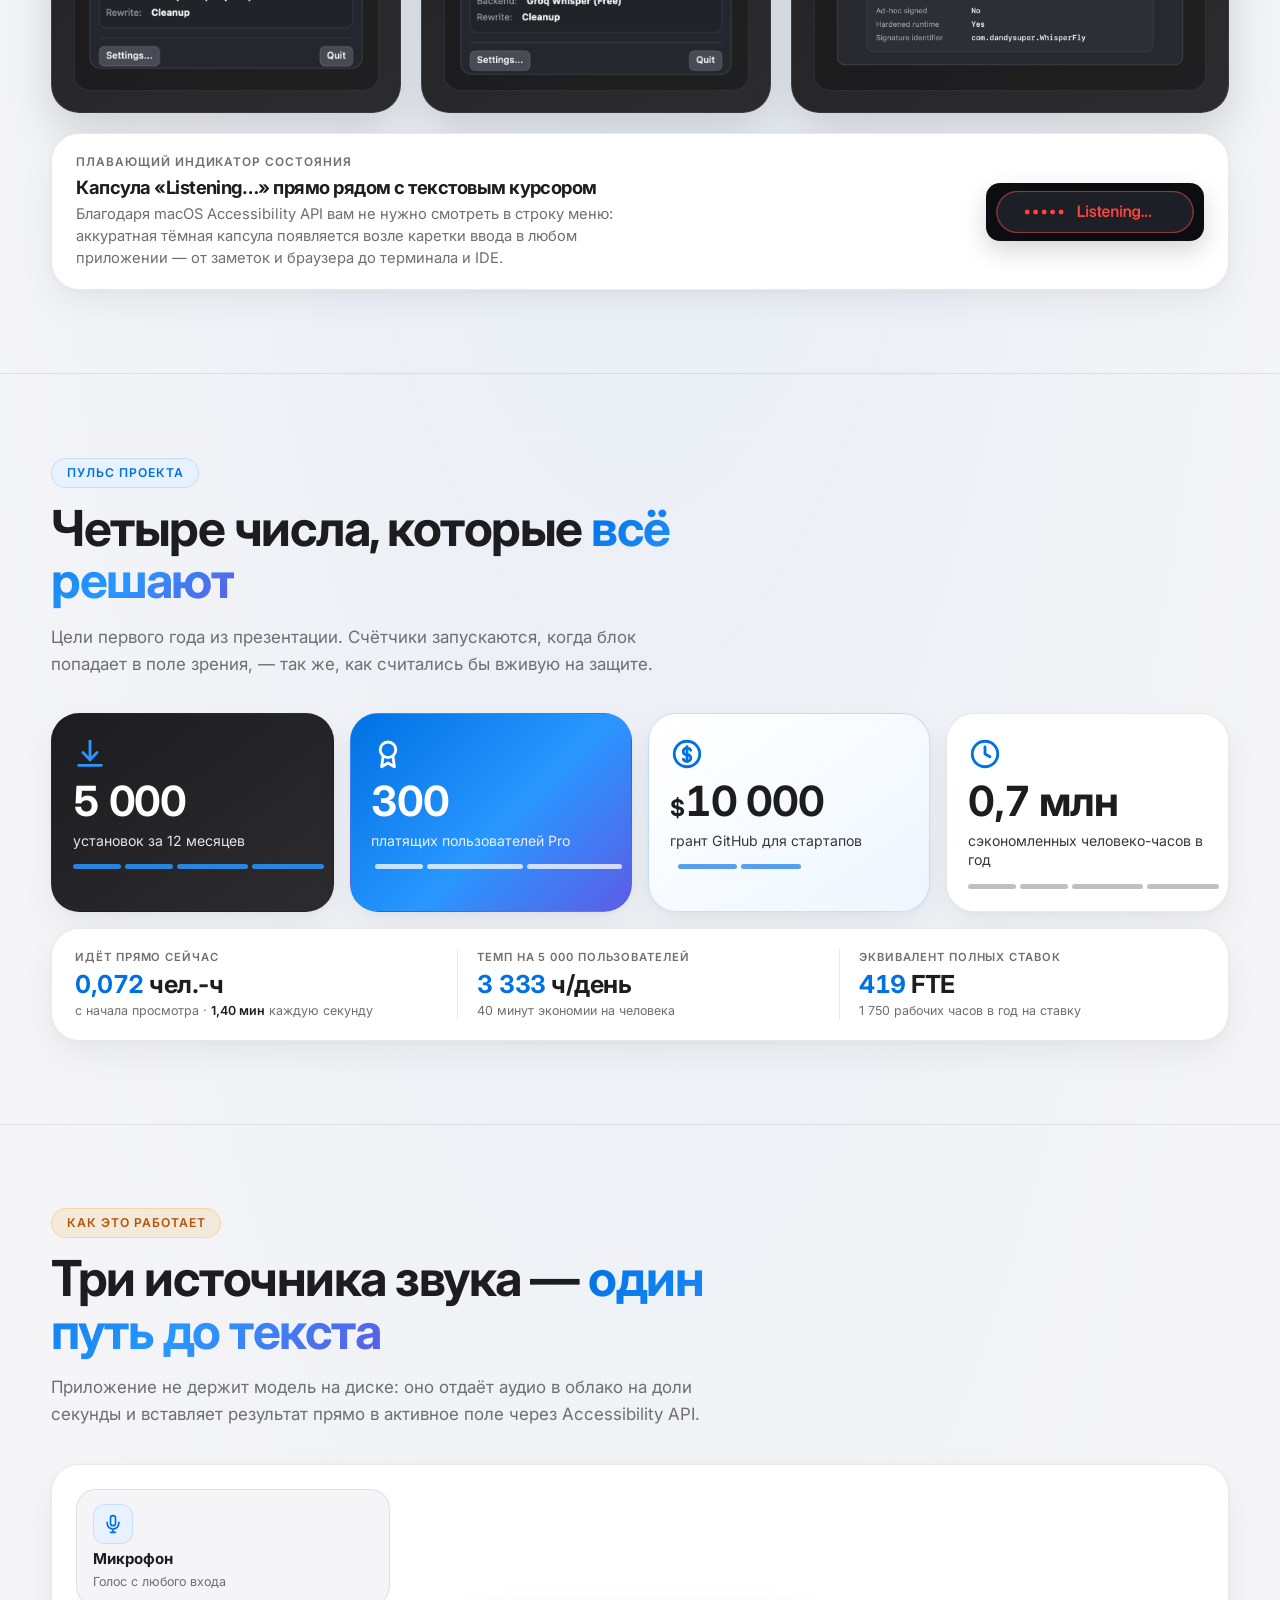
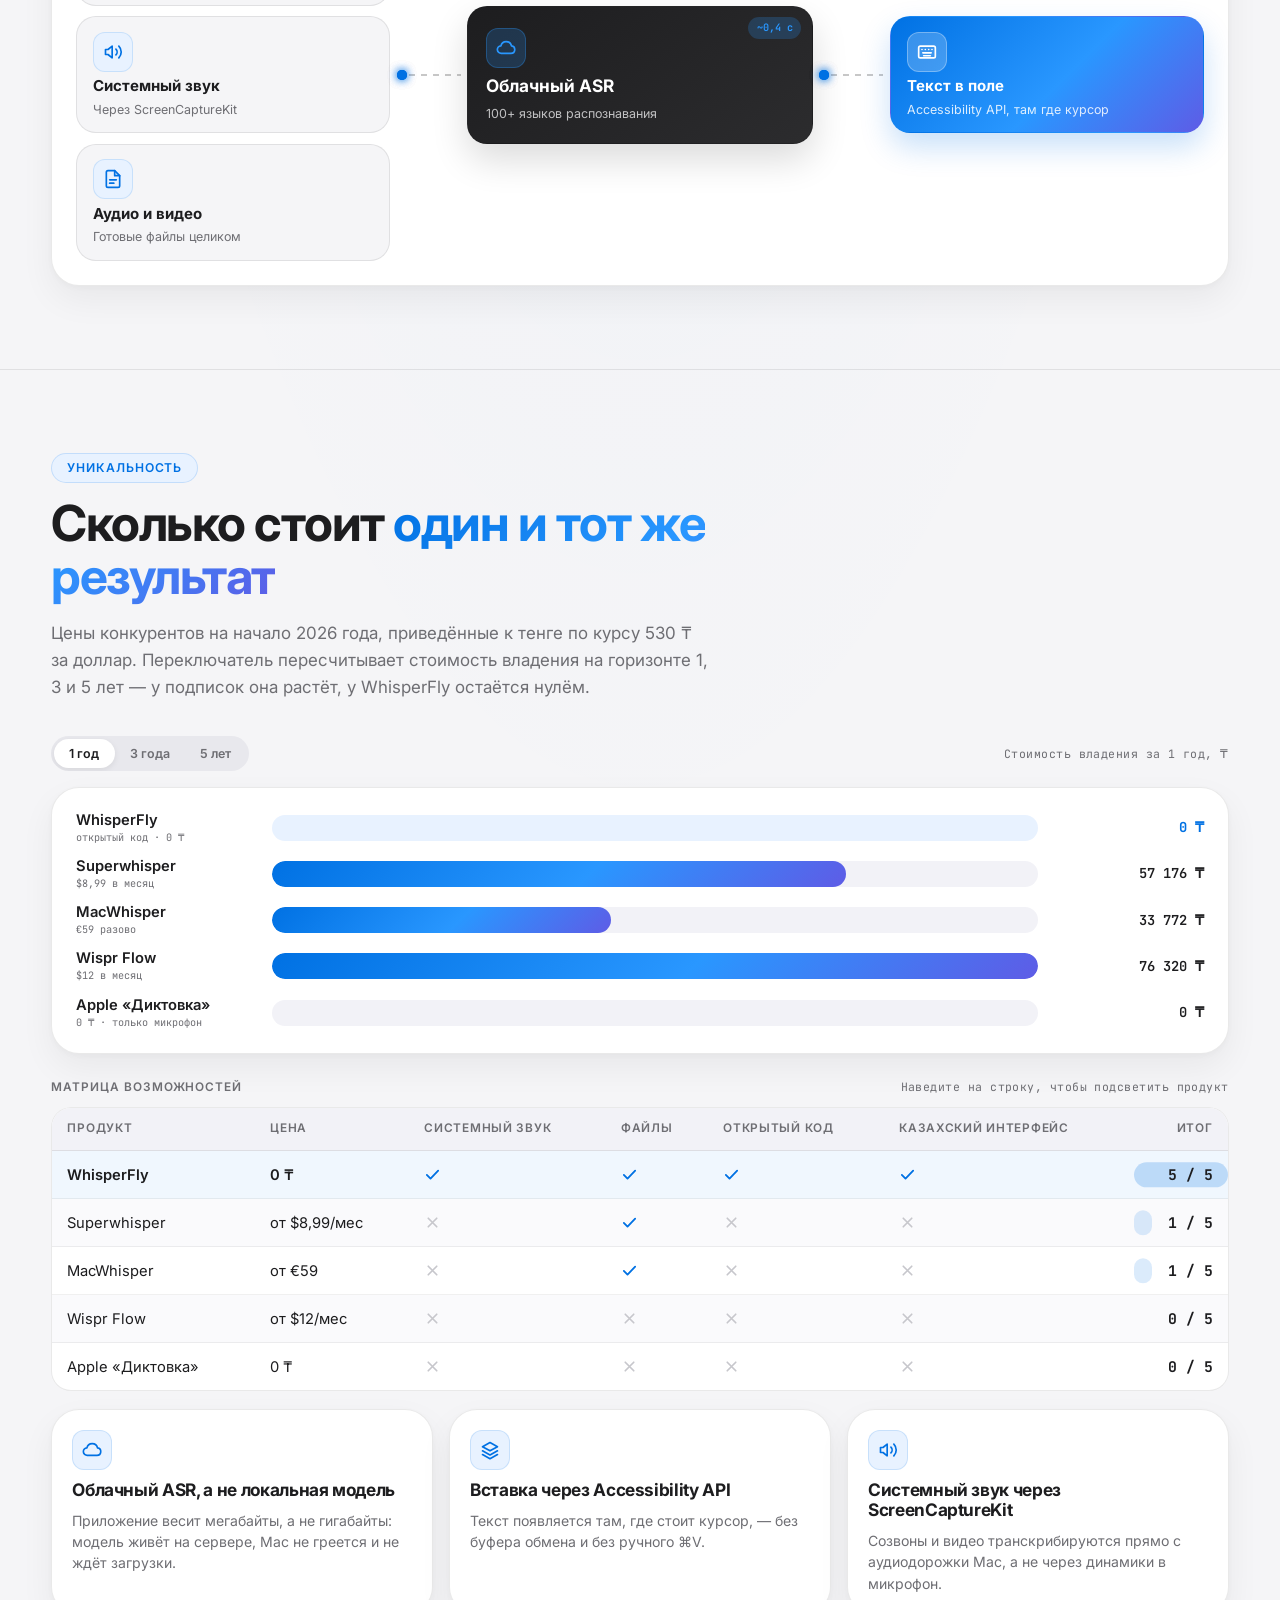
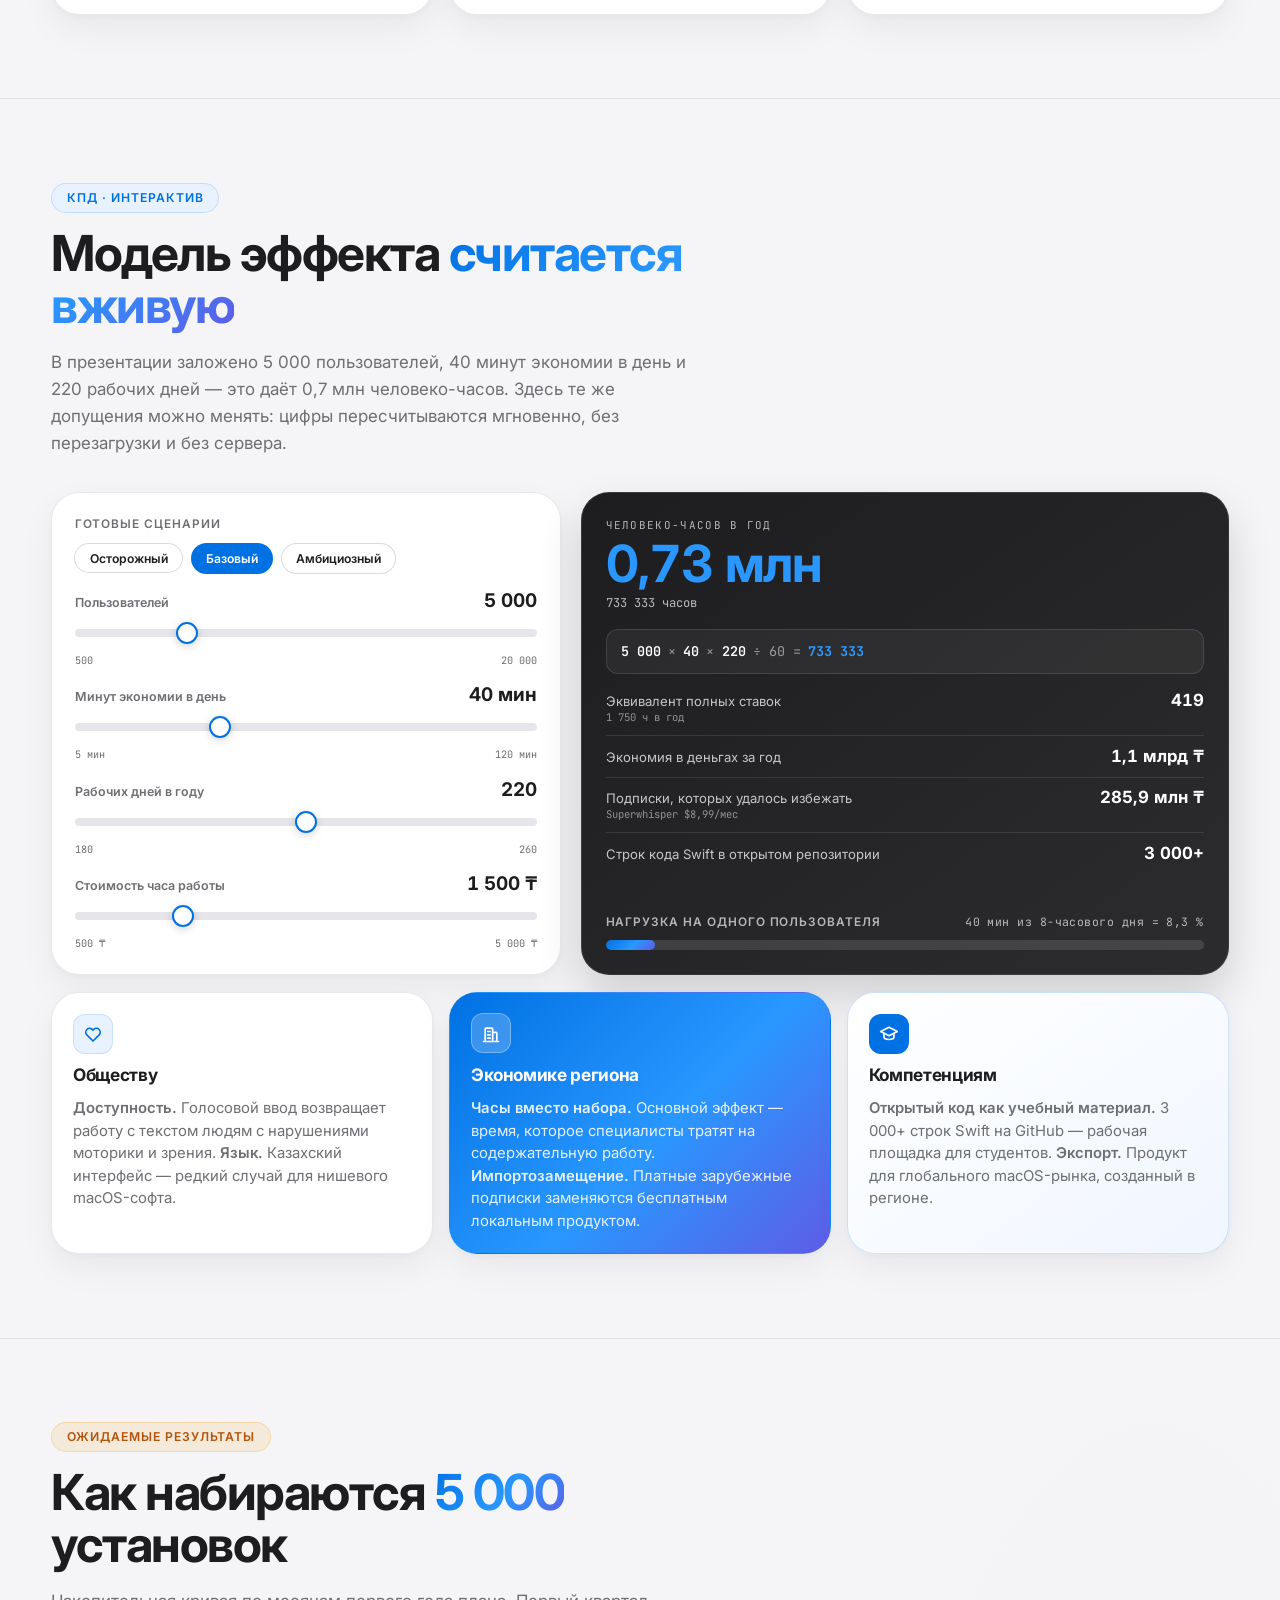
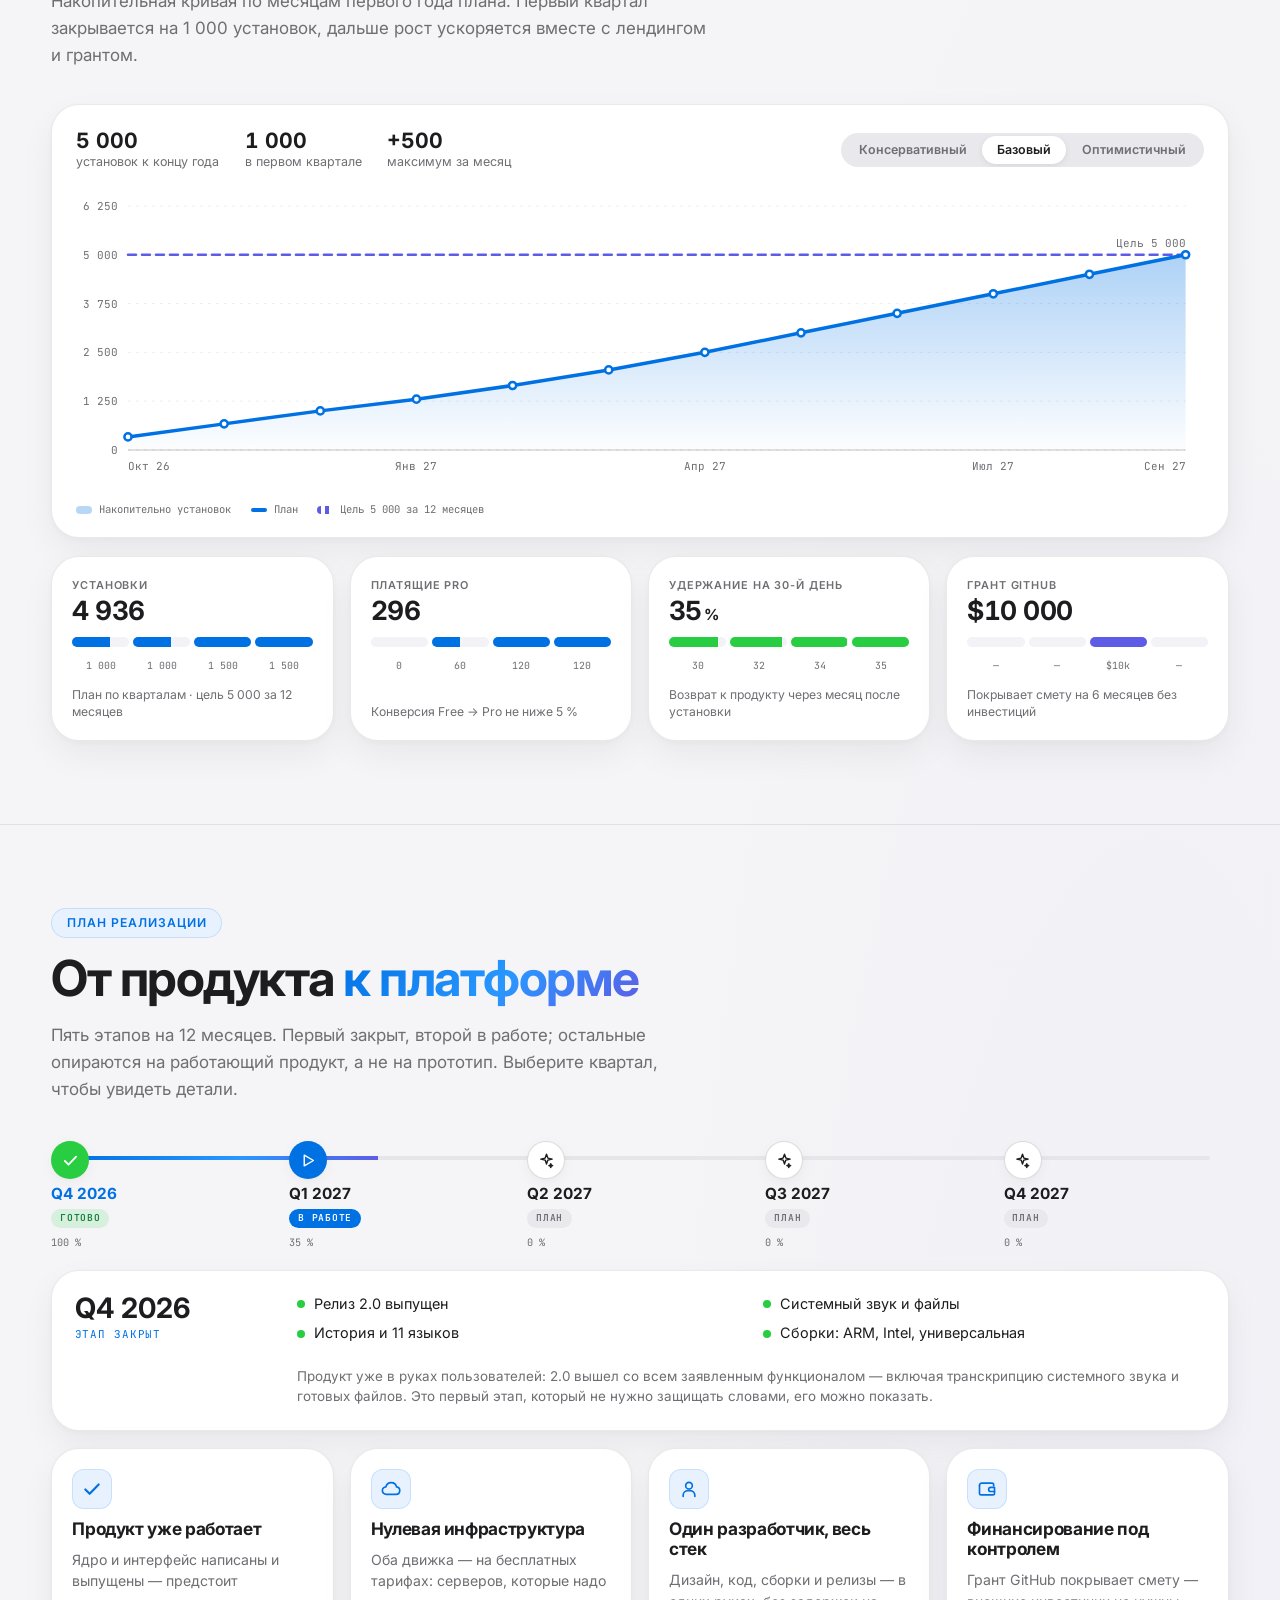
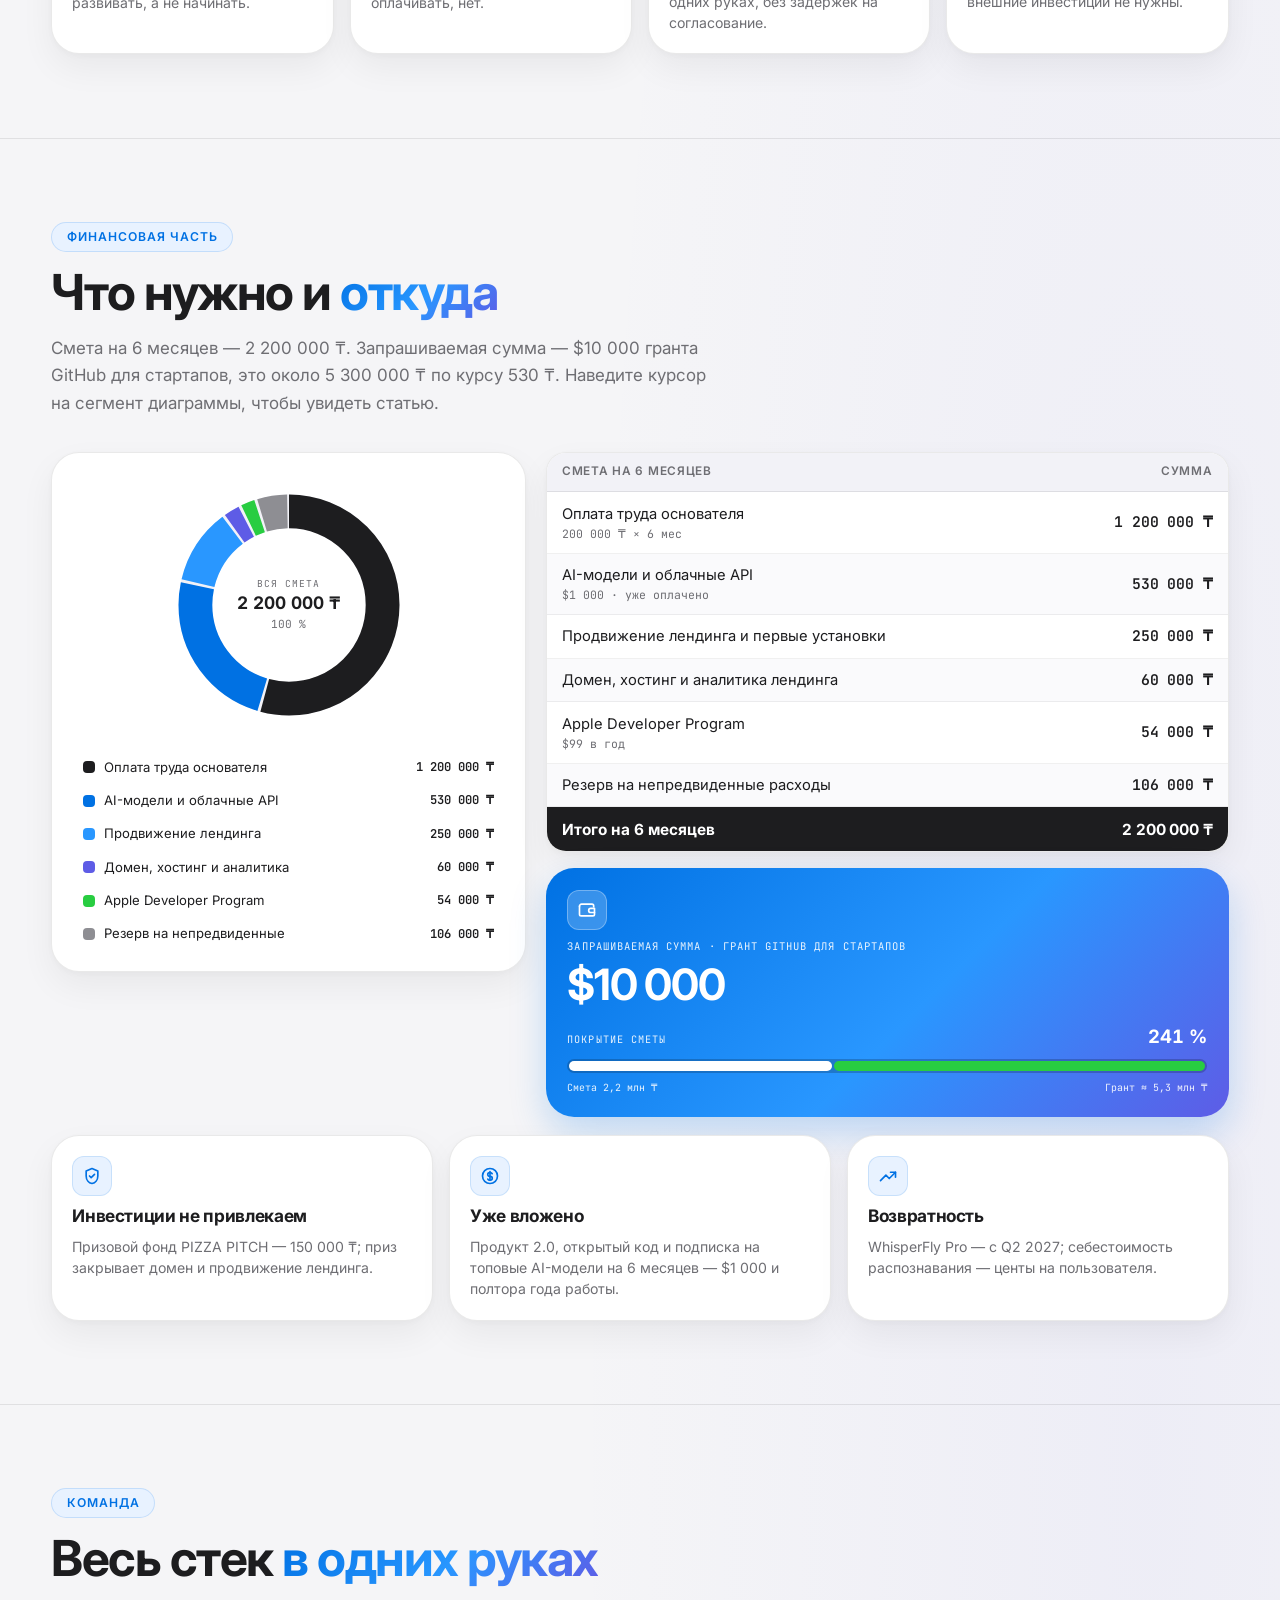
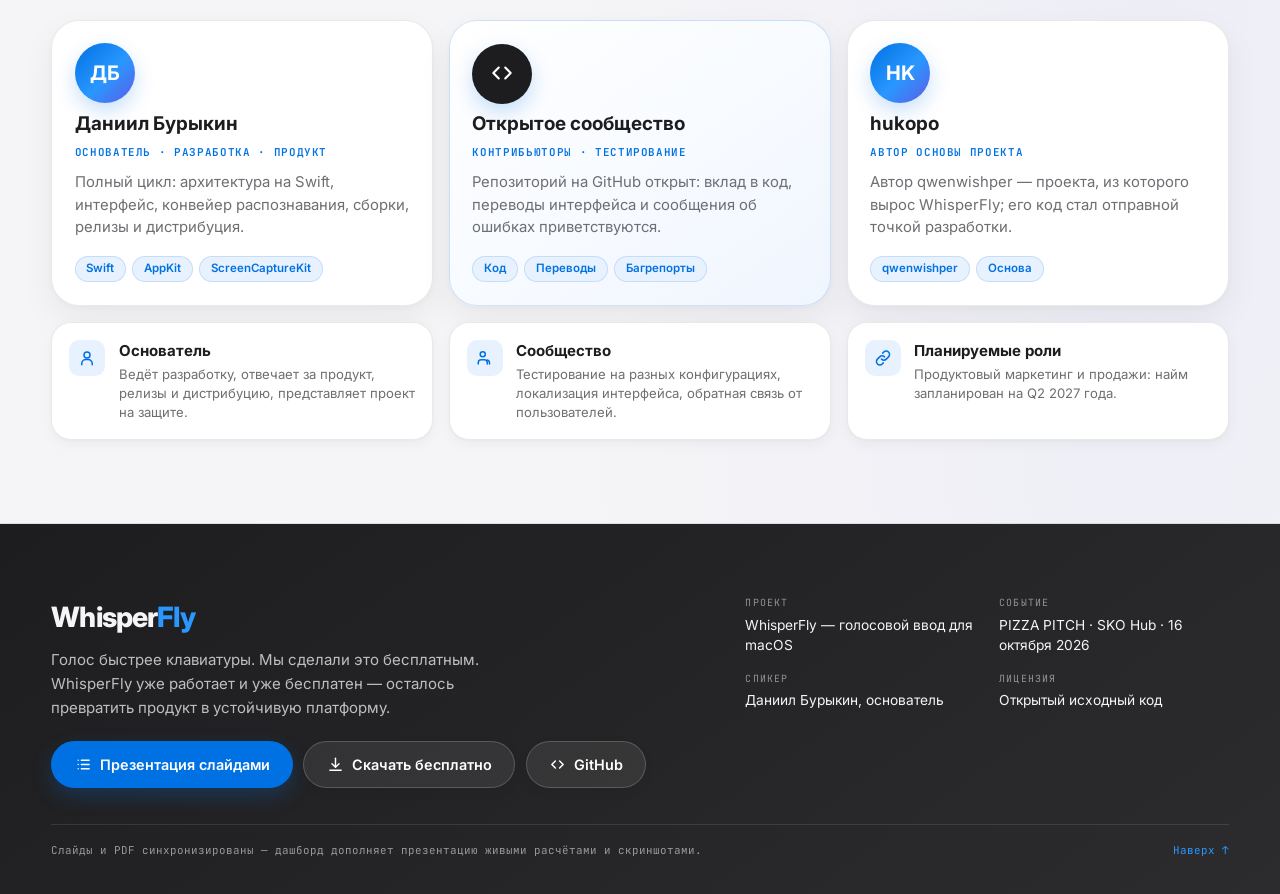
<file: dashboard.html>
<!DOCTYPE html>
<html lang="ru" data-theme="apple" style="--tp-h: 211">
<head>
<meta charset="utf-8">
<meta name="viewport" content="width=device-width, initial-scale=1">
<title>WhisperFly — живой дашборд проекта</title>
<meta name="description" content="WhisperFly в цифрах: интерактивный дашборд проекта — живая демонстрация диктовки, скриншоты интерфейса macOS, сравнение с конкурентами, калькулятор экономии, прогноз установок, дорожная карта, цели, смета и команда.">
<meta property="og:title" content="WhisperFly — живой дашборд">
<meta property="og:description" content="Данные проекта WhisperFly в реальном времени: интерфейс macOS, экономия человеко-часов, прогноз роста, смета, дорожная карта.">
<meta property="og:type" content="website">
<link rel="icon" href="assets/favicon.svg">
<link rel="preconnect" href="https://fonts.googleapis.com">
<link rel="preconnect" href="https://fonts.gstatic.com" crossorigin>
<link rel="stylesheet" href="https://fonts.googleapis.com/css2?family=Inter:wght@400;500;600;700;800&family=JetBrains+Mono:wght@400;600;700&display=swap">
<link rel="stylesheet" href="theme.css">
<link rel="stylesheet" href="dashboard.css">
<script>document.documentElement.classList.add('js');</script>
</head>
<body>

<div class="scroll-progress" id="scrollProgress" aria-hidden="true"></div>

<!-- ── Icon sprite ──────────────────────────────────────────────────────── -->
<svg width="0" height="0" style="position:absolute" aria-hidden="true" focusable="false">
  <symbol id="i-mic" viewBox="0 0 24 24" fill="none" stroke="currentColor" stroke-width="2" stroke-linecap="round" stroke-linejoin="round">
    <path d="M12 2a3 3 0 0 0-3 3v6a3 3 0 0 0 6 0V5a3 3 0 0 0-3-3z"/><path d="M19 10v1a7 7 0 0 1-14 0v-1"/><path d="M12 19v3"/><path d="M9 22h6"/>
  </symbol>
  <symbol id="i-speaker" viewBox="0 0 24 24" fill="none" stroke="currentColor" stroke-width="2" stroke-linecap="round" stroke-linejoin="round">
    <path d="M11 5 6 9H3v6h3l5 4z"/><path d="M15.5 8.5a5 5 0 0 1 0 7"/><path d="M19 5a10 10 0 0 1 0 14"/>
  </symbol>
  <symbol id="i-file" viewBox="0 0 24 24" fill="none" stroke="currentColor" stroke-width="2" stroke-linecap="round" stroke-linejoin="round">
    <path d="M14 2H6a2 2 0 0 0-2 2v16a2 2 0 0 0 2 2h12a2 2 0 0 0 2-2V8z"/><path d="M14 2v6h6"/><path d="M8 13h8"/><path d="M8 17h5"/>
  </symbol>
  <symbol id="i-bolt" viewBox="0 0 24 24" fill="none" stroke="currentColor" stroke-width="2" stroke-linecap="round" stroke-linejoin="round">
    <path d="M13 2 4 14h7l-1 8 9-12h-7z"/>
  </symbol>
  <symbol id="i-spark" viewBox="0 0 24 24" fill="none" stroke="currentColor" stroke-width="2" stroke-linecap="round" stroke-linejoin="round">
    <path d="m12 3 1.9 5.6L20 10l-6.1 1.4L12 17l-1.9-5.6L4 10l6.1-1.4z"/><path d="M18 16.5 18.7 18.5 20.7 19.2 18.7 19.9 18 21.9 17.3 19.9 15.3 19.2 17.3 18.5z"/>
  </symbol>
  <symbol id="i-clock" viewBox="0 0 24 24" fill="none" stroke="currentColor" stroke-width="2" stroke-linecap="round" stroke-linejoin="round">
    <circle cx="12" cy="12" r="9"/><path d="M12 7v5l3.5 2"/>
  </symbol>
  <symbol id="i-globe" viewBox="0 0 24 24" fill="none" stroke="currentColor" stroke-width="2" stroke-linecap="round" stroke-linejoin="round">
    <circle cx="12" cy="12" r="9"/><path d="M3 12h18"/><path d="M12 3a15 15 0 0 1 0 18 15 15 0 0 1 0-18z"/>
  </symbol>
  <symbol id="i-keyboard" viewBox="0 0 24 24" fill="none" stroke="currentColor" stroke-width="2" stroke-linecap="round" stroke-linejoin="round">
    <rect x="2" y="5" width="20" height="14" rx="2"/><path d="M6 9h.01M10 9h.01M14 9h.01M18 9h.01M7 13h10M8 16.5h8"/>
  </symbol>
  <symbol id="i-cloud" viewBox="0 0 24 24" fill="none" stroke="currentColor" stroke-width="2" stroke-linecap="round" stroke-linejoin="round">
    <path d="M18 18.5a4.5 4.5 0 0 0 .6-8.96A6.5 6.5 0 0 0 5.9 9.4 4.5 4.5 0 0 0 6.5 18.5z"/>
  </symbol>
  <symbol id="i-chip" viewBox="0 0 24 24" fill="none" stroke="currentColor" stroke-width="2" stroke-linecap="round" stroke-linejoin="round">
    <rect x="6" y="6" width="12" height="12" rx="2"/><path d="M9 2v4M15 2v4M9 18v4M15 18v4M2 9h4M2 15h4M18 9h4M18 15h4"/>
  </symbol>
  <symbol id="i-shield" viewBox="0 0 24 24" fill="none" stroke="currentColor" stroke-width="2" stroke-linecap="round" stroke-linejoin="round">
    <path d="M12 3 5 6v6c0 4.4 3 8.2 7 9 4-.8 7-4.6 7-9V6z"/><path d="m9 12 2 2 4-4"/>
  </symbol>
  <symbol id="i-rocket" viewBox="0 0 24 24" fill="none" stroke="currentColor" stroke-width="2" stroke-linecap="round" stroke-linejoin="round">
    <path d="M12 2s5 3.2 5 9c0 3-1 5.2-2 6.4H9C8 16.2 7 14 7 11c0-5.8 5-9 5-9z"/><circle cx="12" cy="9" r="1.6"/><path d="M9 17.4 6 21M15 17.4 18 21"/>
  </symbol>
  <symbol id="i-users" viewBox="0 0 24 24" fill="none" stroke="currentColor" stroke-width="2" stroke-linecap="round" stroke-linejoin="round">
    <path d="M15 20v-1.6a4 4 0 0 0-4-4H7a4 4 0 0 0-4 4V20"/><circle cx="9" cy="7" r="3.4"/><path d="M18 20v-1.6a4 4 0 0 0-3-3.86"/>
  </symbol>
  <symbol id="i-user" viewBox="0 0 24 24" fill="none" stroke="currentColor" stroke-width="2" stroke-linecap="round" stroke-linejoin="round">
    <circle cx="12" cy="8" r="4"/><path d="M5 21v-1.5A5.5 5.5 0 0 1 10.5 14h3A5.5 5.5 0 0 1 19 19.5V21"/>
  </symbol>
  <symbol id="i-code" viewBox="0 0 24 24" fill="none" stroke="currentColor" stroke-width="2" stroke-linecap="round" stroke-linejoin="round">
    <path d="m9 7-5 5 5 5"/><path d="m15 7 5 5-5 5"/>
  </symbol>
  <symbol id="i-download" viewBox="0 0 24 24" fill="none" stroke="currentColor" stroke-width="2" stroke-linecap="round" stroke-linejoin="round">
    <path d="M12 3v12"/><path d="m7 11 5 5 5-5"/><path d="M4 20h16"/>
  </symbol>
  <symbol id="i-check" viewBox="0 0 24 24" fill="none" stroke="currentColor" stroke-width="2.6" stroke-linecap="round" stroke-linejoin="round">
    <path d="m4 12.5 5.2 5.2L20 6.5"/>
  </symbol>
  <symbol id="i-x" viewBox="0 0 24 24" fill="none" stroke="currentColor" stroke-width="2.4" stroke-linecap="round" stroke-linejoin="round">
    <path d="M6 6l12 12M18 6 6 18"/>
  </symbol>
  <symbol id="i-target" viewBox="0 0 24 24" fill="none" stroke="currentColor" stroke-width="2" stroke-linecap="round" stroke-linejoin="round">
    <circle cx="12" cy="12" r="9"/><circle cx="12" cy="12" r="4.6"/><circle cx="12" cy="12" r="1.2"/>
  </symbol>
  <symbol id="i-flag" viewBox="0 0 24 24" fill="none" stroke="currentColor" stroke-width="2" stroke-linecap="round" stroke-linejoin="round">
    <path d="M5 21V4"/><path d="M5 5h9.5l-1.6 4 1.6 4H5"/>
  </symbol>
  <symbol id="i-tag" viewBox="0 0 24 24" fill="none" stroke="currentColor" stroke-width="2" stroke-linecap="round" stroke-linejoin="round">
    <path d="M20.5 12.4 12.4 20.5a2 2 0 0 1-2.8 0L3.5 14.4a2 2 0 0 1-.6-1.4V4.5a2 2 0 0 1 2-2h8.5a2 2 0 0 1 1.4.6l5.7 5.7a2 2 0 0 1 0 2.6z"/><path d="M7.5 7.5h.01"/>
  </symbol>
  <symbol id="i-trend" viewBox="0 0 24 24" fill="none" stroke="currentColor" stroke-width="2" stroke-linecap="round" stroke-linejoin="round">
    <path d="M3 17.5 9.5 11l4 4L21 7.5"/><path d="M15 7.5h6v6"/>
  </symbol>
  <symbol id="i-layers" viewBox="0 0 24 24" fill="none" stroke="currentColor" stroke-width="2" stroke-linecap="round" stroke-linejoin="round">
    <path d="m12 3 9 5-9 5-9-5z"/><path d="m3 13 9 5 9-5"/><path d="m3 17.5 9 5 9-5"/>
  </symbol>
  <symbol id="i-cap" viewBox="0 0 24 24" fill="none" stroke="currentColor" stroke-width="2" stroke-linecap="round" stroke-linejoin="round">
    <path d="M12 4 2 9l10 5 10-5z"/><path d="M6 11.4V16c0 1.3 2.7 2.6 6 2.6s6-1.3 6-2.6v-4.6"/>
  </symbol>
  <symbol id="i-link" viewBox="0 0 24 24" fill="none" stroke="currentColor" stroke-width="2" stroke-linecap="round" stroke-linejoin="round">
    <path d="M10 13.5a4.5 4.5 0 0 0 6.4 0l3-3a4.5 4.5 0 0 0-6.4-6.4l-1.4 1.4"/><path d="M14 10.5a4.5 4.5 0 0 0-6.4 0l-3 3a4.5 4.5 0 0 0 6.4 6.4l1.4-1.4"/>
  </symbol>
  <symbol id="i-coin" viewBox="0 0 24 24" fill="none" stroke="currentColor" stroke-width="2" stroke-linecap="round" stroke-linejoin="round">
    <circle cx="12" cy="12" r="9"/><path d="M12 6.8v10.4"/><path d="M14.6 9.3a2.6 2.6 0 0 0-2.6-1.4h-.4a2.3 2.3 0 0 0 0 4.6h.8a2.3 2.3 0 0 1 0 4.6h-.4a2.6 2.6 0 0 1-2.6-1.4"/>
  </symbol>
  <symbol id="i-wallet" viewBox="0 0 24 24" fill="none" stroke="currentColor" stroke-width="2" stroke-linecap="round" stroke-linejoin="round">
    <path d="M3 7.5A2.5 2.5 0 0 1 5.5 5H18a2 2 0 0 1 2 2v1"/><path d="M3 7.5V17a2 2 0 0 0 2 2h14a2 2 0 0 0 2-2v-2"/><path d="M21 10v5h-4.5a2.5 2.5 0 0 1 0-5z"/>
  </symbol>
  <symbol id="i-history" viewBox="0 0 24 24" fill="none" stroke="currentColor" stroke-width="2" stroke-linecap="round" stroke-linejoin="round">
    <path d="M3.5 12a8.5 8.5 0 1 0 2.6-6.1"/><path d="M3 4v5h5"/><path d="M12 8v4.3l3 1.8"/>
  </symbol>
  <symbol id="i-building" viewBox="0 0 24 24" fill="none" stroke="currentColor" stroke-width="2" stroke-linecap="round" stroke-linejoin="round">
    <path d="M3 21h18"/><path d="M5 21V6a1 1 0 0 1 1-1h7a1 1 0 0 1 1 1v15"/><path d="M14 10h4a1 1 0 0 1 1 1v10"/><path d="M8 9h3M8 13h3M8 17h3"/>
  </symbol>
  <symbol id="i-heart" viewBox="0 0 24 24" fill="none" stroke="currentColor" stroke-width="2" stroke-linecap="round" stroke-linejoin="round">
    <path d="M12 20.4 4.6 13a4.6 4.6 0 0 1 6.5-6.5l.9.9.9-.9A4.6 4.6 0 0 1 19.4 13z"/>
  </symbol>
  <symbol id="i-list" viewBox="0 0 24 24" fill="none" stroke="currentColor" stroke-width="2" stroke-linecap="round" stroke-linejoin="round">
    <path d="M9 6h11M9 12h11M9 18h11"/><path d="M4.5 6h.01M4.5 12h.01M4.5 18h.01"/>
  </symbol>
  <symbol id="i-chart" viewBox="0 0 24 24" fill="none" stroke="currentColor" stroke-width="2" stroke-linecap="round" stroke-linejoin="round">
    <path d="M3 3v18h18"/><path d="M7 16v-5M12 16V7M17 16v-3"/>
  </symbol>
  <symbol id="i-scale" viewBox="0 0 24 24" fill="none" stroke="currentColor" stroke-width="2" stroke-linecap="round" stroke-linejoin="round">
    <path d="M12 3v18"/><path d="M7 21h10"/><path d="M4 8h16"/><path d="M4 8 1.5 14a3 3 0 0 0 5 0z"/><path d="M20 8l-2.5 6a3 3 0 0 0 5 0z"/>
  </symbol>
  <symbol id="i-award" viewBox="0 0 24 24" fill="none" stroke="currentColor" stroke-width="2" stroke-linecap="round" stroke-linejoin="round">
    <circle cx="12" cy="9" r="5.5"/><path d="m8.5 13.8-1 7.2 4.5-2.6 4.5 2.6-1-7.2"/>
  </symbol>
  <symbol id="i-play" viewBox="0 0 24 24" fill="none" stroke="currentColor" stroke-width="2" stroke-linecap="round" stroke-linejoin="round">
    <path d="M6 4.5 19 12 6 19.5z"/>
  </symbol>
  <symbol id="i-grid" viewBox="0 0 24 24" fill="none" stroke="currentColor" stroke-width="2" stroke-linecap="round" stroke-linejoin="round">
    <rect x="3" y="3" width="7.5" height="7.5" rx="1.5"/><rect x="13.5" y="3" width="7.5" height="7.5" rx="1.5"/><rect x="3" y="13.5" width="7.5" height="7.5" rx="1.5"/><rect x="13.5" y="13.5" width="7.5" height="7.5" rx="1.5"/>
  </symbol>
</svg>

<!-- ── Top bar ──────────────────────────────────────────────────────────── -->
<header class="topbar">
  <div class="wrap topbar-in">
    <a class="tb-brand" href="#top">
      <img src="assets/appicon.png" alt="" width="60" height="60">
      Whisper<span class="fly">Fly</span>
    </a>
    <span class="tb-live"><i class="pulse-dot"></i><span id="liveClock">00:00:00</span></span>
    <nav class="tb-links" aria-label="Разделы дашборда">
      <a href="#screenshots">Интерфейс</a>
      <a href="#pulse">Пульс</a>
      <a href="#advantage">Сравнение</a>
      <a href="#impact">КПД</a>
      <a href="#growth">Прогноз</a>
      <a href="#roadmap">План</a>
      <a href="#budget">Смета</a>
      <a class="tb-cta" href="index.html">
        <svg class="tb-ico"><use href="#i-play"/></svg>Слайды
      </a>
    </nav>
  </div>
</header>

<main>

<!-- ═══ Hero ═══════════════════════════════════════════════════════════════ -->
<section class="hero" id="top">
  <div class="wrap hero-grid">
    <div>
      <div class="hero-eyebrow" data-rv style="--i:0">
        <span class="kick">Живой дашборд</span>
        <span class="kick kick--gold">PIZZA PITCH · SKO Hub</span>
      </div>
      <img class="hero-logo" src="assets/appicon.png" alt="Иконка WhisperFly" width="512" height="512" data-rv style="--i:1">
      <h1 class="hero-title" data-rv style="--i:2;--rv:tp-up">Whisper<span class="fly">Fly</span></h1>
      <p class="hero-lede" data-rv style="--i:3;--rv:tp-up">
        Бесплатная диктовка нажатием клавиши для macOS. Ниже — та же презентация,
        но в <b>живых данных и реальных скриншотах интерфейса</b>: цифры считаются,
        графики строятся, а модель экономии пересчитывается прямо в браузере.
      </p>
      <div class="hero-ctas" data-rv style="--i:4;--rv:tp-up">
        <a class="btn" href="#screenshots">
          <svg><use href="#i-grid"/></svg>Скриншоты macOS
        </a>
        <a class="btn btn--ghost" href="index.html">
          <svg><use href="#i-list"/></svg>Версия слайдами
        </a>
        <a class="btn btn--gold" href="https://github.com/dandysuper/WhisperFly/releases/latest">
          <svg><use href="#i-download"/></svg>Скачать
        </a>
      </div>
      <div class="badge-row" data-rv style="--i:5;--rv:tp-up">
        <span class="badge">Готовый MVP 2.0</span>
        <span class="badge">macOS 14+</span>
        <span class="badge">11 языков</span>
        <span class="badge badge--gold">0 ₸</span>
      </div>
    </div>

    <!-- live dictation demo -->
    <div class="demo" data-rv style="--i:3;--rv:tp-up" id="demo">
      <div class="demo-bar">
        <span class="demo-dots"><i></i><i></i><i></i></span>
        <span class="demo-key">хоткей <b id="demoKey">⌘⇧Space</b></span>
      </div>
      <div class="wave" id="wave" aria-hidden="true"></div>
      <div class="demo-field"><span id="demoText"></span><span class="cur"></span></div>
      <div class="demo-cap">
        <span id="demoStatus">● Слушаю микрофон…</span>
        <span class="demo-cap-r"><span id="demoLang">RU</span> · <b>~0,4 с</b></span>
      </div>
    </div>
  </div>
</section>

<!-- ═══ Интерфейс продукта · Скриншоты macOS ══════════════════════════════ -->
<section class="panel" id="screenshots">
  <div class="wrap">
    <div class="sec-head" data-rv>
      <span class="kick">Нативное приложение macOS</span>
      <h2 class="sec-title">Интерфейс <span class="hl">WhisperFly 2.0</span> в деталях</h2>
      <p class="sec-sub">
        Лаконичное меню в строке состояния macOS, мгновенное переключение между микрофоном
        и системным звуком, облачный движок Groq Whisper (Free) с авто-очисткой текста
        и полная цифровая подпись Apple Developer.
      </p>
    </div>

    <div class="shots-bento">
      <article class="shot-card" data-rv style="--i:0">
        <div class="shot-card-top">
          <span class="shot-badge shot-badge--green">● Ready · Строка меню</span>
          <h3>Мгновенная готовность</h3>
          <p>Доступ из меню macOS в один клик или по глобальному хоткею. Выбор источника (Microphone / System Audio), транскрипция файлов, история и встроенное автообновление с казахской локализацией.</p>
        </div>
        <div class="shot-img-wrap">
          <img src="assets/screenshot-ready.png" alt="Скриншот меню WhisperFly в режиме Ready" loading="lazy">
        </div>
      </article>

      <article class="shot-card" data-rv style="--i:1">
        <div class="shot-card-top">
          <span class="shot-badge shot-badge--rec">● Recording… · В эфире</span>
          <h3>Запись и умная очистка</h3>
          <p>Живой индикатор уровня сигнала, распознавание через бесплатный облачный бэкенд <b>Groq Whisper (Free)</b> и режим <b>Rewrite: Cleanup</b>, убирающий слова-паразиты и оговорки.</p>
        </div>
        <div class="shot-img-wrap">
          <img src="assets/screenshot-recording.png" alt="Скриншот меню WhisperFly во время записи" loading="lazy">
        </div>
      </article>

      <article class="shot-card" data-rv style="--i:2">
        <div class="shot-card-top">
          <span class="shot-badge">Permissions · Code Signature</span>
          <h3>Нативные права и подпись</h3>
          <p>Прозрачное управление доступом к микрофону, <b>ScreenCaptureKit</b> (системный звук) и <b>Accessibility API</b> (вставка к курсору). Приложение подписано сертификатом <code>SR9LWJ7XG9</code> с Hardened Runtime.</p>
        </div>
        <div class="shot-img-wrap">
          <img src="assets/screenshot-permissions.png" alt="Скриншот окна настроек Permissions и цифровой подписи WhisperFly" loading="lazy">
        </div>
      </article>
    </div>

    <div class="shot-pill-showcase" data-rv style="--i:3">
      <div class="shot-pill-info">
        <span class="col-head">Плавающий индикатор состояния</span>
        <h3>Капсула «Listening…» прямо рядом с текстовым курсором</h3>
        <p>Благодаря macOS Accessibility API вам не нужно смотреть в строку меню: аккуратная тёмная капсула появляется возле каретки ввода в любом приложении — от заметок и браузера до терминала и IDE.</p>
      </div>
      <img class="shot-pill-preview" src="assets/screenshot-listening.png" alt="Плавающий индикатор Listening... рядом с курсором" loading="lazy">
    </div>
  </div>
</section>

<!-- ═══ Пульс проекта · KPI ═══════════════════════════════════════════════ -->
<section class="panel" id="pulse">
  <div class="wrap">
    <div class="sec-head" data-rv>
      <span class="kick">Пульс проекта</span>
      <h2 class="sec-title">Четыре числа, которые <span class="hl">всё решают</span></h2>
      <p class="sec-sub">
        Цели первого года из презентации. Счётчики запускаются, когда блок попадает
        в поле зрения, — так же, как считались бы вживую на защите.
      </p>
    </div>

    <div class="kpi-grid">
      <article class="kpi kpi--navy" data-rv style="--i:0">
        <div class="kpi-ico"><svg><use href="#i-download"/></svg></div>
        <div class="kpi-n" data-count="5000" data-format="space">0</div>
        <p class="kpi-l">установок за 12 месяцев</p>
        <div class="kpi-spark"><span style="--w:20%"></span><span style="--w:20%"></span><span style="--w:30%"></span><span style="--w:30%"></span></div>
      </article>

      <article class="kpi kpi--acc" data-rv style="--i:1">
        <div class="kpi-ico"><svg><use href="#i-award"/></svg></div>
        <div class="kpi-n" data-count="300">0</div>
        <p class="kpi-l">платящих пользователей Pro</p>
        <div class="kpi-spark"><span style="--w:0%"></span><span style="--w:20%"></span><span style="--w:40%"></span><span style="--w:40%"></span></div>
      </article>

      <article class="kpi kpi--gold" data-rv style="--i:2">
        <div class="kpi-ico"><svg><use href="#i-coin"/></svg></div>
        <div class="kpi-n"><span class="suf">$</span><span data-count="10000" data-format="space">0</span></div>
        <p class="kpi-l">грант GitHub для стартапов</p>
        <div class="kpi-spark"><span style="--w:0%"></span><span style="--w:0%"></span><span style="--w:25%"></span><span style="--w:25%"></span></div>
      </article>

      <article class="kpi" data-rv style="--i:3">
        <div class="kpi-ico"><svg><use href="#i-clock"/></svg></div>
        <div class="kpi-n" data-count="0.7" data-decimals="1" data-suffix=" млн">0</div>
        <p class="kpi-l">сэкономленных человеко-часов в год</p>
        <div class="kpi-spark"><span style="--w:20%"></span><span style="--w:20%"></span><span style="--w:30%"></span><span style="--w:30%"></span></div>
      </article>
    </div>

    <div class="live-strip" data-rv style="--i:4">
      <div class="live-cell">
        <span class="live-l">Идёт прямо сейчас</span>
        <span class="live-n"><b id="liveHours">0.000</b> чел.-ч</span>
        <span class="live-sub">с начала просмотра · <b id="liveRate">1,33 мин</b> каждую секунду</span>
      </div>
      <div class="live-cell">
        <span class="live-l">Темп на 5 000 пользователей</span>
        <span class="live-n"><b id="livePerDay">3 333</b> ч/день</span>
        <span class="live-sub">40 минут экономии на человека</span>
      </div>
      <div class="live-cell">
        <span class="live-l">Эквивалент полных ставок</span>
        <span class="live-n"><b id="liveFte">400</b> FTE</span>
        <span class="live-sub">1 750 рабочих часов в год на ставку</span>
      </div>
    </div>
  </div>
</section>

<!-- ═══ Пайплайн ═════════════════════════════════════════════════════════ -->
<section class="panel" id="pipeline">
  <div class="wrap">
    <div class="sec-head" data-rv>
      <span class="kick kick--gold">Как это работает</span>
      <h2 class="sec-title">Три источника звука — <span class="hl">один путь до текста</span></h2>
      <p class="sec-sub">
        Приложение не держит модель на диске: оно отдаёт аудио в облако на доли секунды
        и вставляет результат прямо в активное поле через Accessibility API.
      </p>
    </div>

    <div class="flow" data-rv style="--i:1">
      <div class="flow-col">
        <article class="flow-node">
          <div class="card-ico"><svg><use href="#i-mic"/></svg></div>
          <span class="flow-t">Микрофон</span>
          <span class="flow-d">Голос с любого входа</span>
        </article>
        <article class="flow-node">
          <div class="card-ico"><svg><use href="#i-speaker"/></svg></div>
          <span class="flow-t">Системный звук</span>
          <span class="flow-d">Через ScreenCaptureKit</span>
        </article>
        <article class="flow-node">
          <div class="card-ico"><svg><use href="#i-file"/></svg></div>
          <span class="flow-t">Аудио и видео</span>
          <span class="flow-d">Готовые файлы целиком</span>
        </article>
      </div>

      <div class="flow-rail" aria-hidden="true">
        <span class="flow-line"></span>
        <i class="flow-pkt" style="--d:0s"></i>
        <i class="flow-pkt" style="--d:1.1s"></i>
        <i class="flow-pkt" style="--d:2.2s"></i>
      </div>

      <article class="flow-node flow-node--core">
        <div class="card-ico"><svg><use href="#i-cloud"/></svg></div>
        <span class="flow-t">Облачный ASR</span>
        <span class="flow-d">100+ языков распознавания</span>
        <span class="flow-chip">~0,4 с</span>
      </article>

      <div class="flow-rail" aria-hidden="true">
        <span class="flow-line"></span>
        <i class="flow-pkt" style="--d:.55s"></i>
        <i class="flow-pkt" style="--d:1.65s"></i>
        <i class="flow-pkt" style="--d:2.75s"></i>
      </div>

      <article class="flow-node flow-node--out">
        <div class="card-ico"><svg><use href="#i-keyboard"/></svg></div>
        <span class="flow-t">Текст в поле</span>
        <span class="flow-d">Accessibility API, там где курсор</span>
      </article>
    </div>
  </div>
</section>

<!-- ═══ Уникальность · сравнение ═════════════════════════════════════════ -->
<section class="panel" id="advantage">
  <div class="wrap">
    <div class="sec-head" data-rv>
      <span class="kick">Уникальность</span>
      <h2 class="sec-title">Сколько стоит <span class="hl">один и тот же результат</span></h2>
      <p class="sec-sub">
        Цены конкурентов на начало 2026 года, приведённые к тенге по курсу 530 ₸ за доллар.
        Переключатель пересчитывает стоимость владения на горизонте 1, 3 и 5 лет —
        у подписок она растёт, у WhisperFly остаётся нулём.
      </p>
    </div>

    <div class="compare-controls" data-rv style="--i:0">
      <div class="seg" role="group" aria-label="Горизонт владения">
        <button type="button" class="seg-btn active" data-years="1">1 год</button>
        <button type="button" class="seg-btn" data-years="3">3 года</button>
        <button type="button" class="seg-btn" data-years="5">5 лет</button>
      </div>
      <span class="compare-note" id="compareNote">Стоимость владения за 1 год, ₸</span>
    </div>

    <div class="chart-card" data-rv style="--i:1">
      <div class="bars" id="compareBars"></div>
    </div>

    <div class="matrix-head" data-rv style="--i:2">
      <span class="col-head">Матрица возможностей</span>
      <span class="compare-note">Наведите на строку, чтобы подсветить продукт</span>
    </div>

    <div class="table-scroll" data-rv style="--i:3">
      <table class="tbl tbl--compare" id="matrix">
        <thead>
          <tr>
            <th>Продукт</th>
            <th>Цена</th>
            <th>Системный звук</th>
            <th>Файлы</th>
            <th>Открытый код</th>
            <th>Казахский интерфейс</th>
            <th class="th-score">Итог</th>
          </tr>
        </thead>
        <tbody>
          <tr class="row-us">
            <td class="col-us">WhisperFly</td>
            <td class="col-us">0 ₸</td>
            <td class="col-us"><svg class="mk mk--yes"><use href="#i-check"/></svg></td>
            <td class="col-us"><svg class="mk mk--yes"><use href="#i-check"/></svg></td>
            <td class="col-us"><svg class="mk mk--yes"><use href="#i-check"/></svg></td>
            <td class="col-us"><svg class="mk mk--yes"><use href="#i-check"/></svg></td>
            <td class="col-us score-cell"><span class="score-fill" style="--p:100"></span><b>5 / 5</b></td>
          </tr>
          <tr>
            <td>Superwhisper</td>
            <td>от $8,99/мес</td>
            <td><svg class="mk mk--no"><use href="#i-x"/></svg></td>
            <td><svg class="mk mk--yes"><use href="#i-check"/></svg></td>
            <td><svg class="mk mk--no"><use href="#i-x"/></svg></td>
            <td><svg class="mk mk--no"><use href="#i-x"/></svg></td>
            <td class="score-cell"><span class="score-fill" style="--p:20"></span><b>1 / 5</b></td>
          </tr>
          <tr>
            <td>MacWhisper</td>
            <td>от €59</td>
            <td><svg class="mk mk--no"><use href="#i-x"/></svg></td>
            <td><svg class="mk mk--yes"><use href="#i-check"/></svg></td>
            <td><svg class="mk mk--no"><use href="#i-x"/></svg></td>
            <td><svg class="mk mk--no"><use href="#i-x"/></svg></td>
            <td class="score-cell"><span class="score-fill" style="--p:20"></span><b>1 / 5</b></td>
          </tr>
          <tr>
            <td>Wispr Flow</td>
            <td>от $12/мес</td>
            <td><svg class="mk mk--no"><use href="#i-x"/></svg></td>
            <td><svg class="mk mk--no"><use href="#i-x"/></svg></td>
            <td><svg class="mk mk--no"><use href="#i-x"/></svg></td>
            <td><svg class="mk mk--no"><use href="#i-x"/></svg></td>
            <td class="score-cell"><span class="score-fill" style="--p:0"></span><b>0 / 5</b></td>
          </tr>
          <tr>
            <td>Apple «Диктовка»</td>
            <td>0 ₸</td>
            <td><svg class="mk mk--no"><use href="#i-x"/></svg></td>
            <td><svg class="mk mk--no"><use href="#i-x"/></svg></td>
            <td><svg class="mk mk--no"><use href="#i-x"/></svg></td>
            <td><svg class="mk mk--no"><use href="#i-x"/></svg></td>
            <td class="score-cell"><span class="score-fill" style="--p:0"></span><b>0 / 5</b></td>
          </tr>
        </tbody>
      </table>
    </div>

    <div class="fact-row">
      <article class="fact-card" data-rv style="--i:0">
        <div class="card-ico"><svg><use href="#i-cloud"/></svg></div>
        <h3 class="card-t">Облачный ASR, а не локальная модель</h3>
        <p class="card-d">Приложение весит мегабайты, а не гигабайты: модель живёт на сервере,
        Mac не греется и не ждёт загрузки.</p>
      </article>
      <article class="fact-card" data-rv style="--i:1">
        <div class="card-ico"><svg><use href="#i-layers"/></svg></div>
        <h3 class="card-t">Вставка через Accessibility API</h3>
        <p class="card-d">Текст появляется там, где стоит курсор, — без буфера обмена
        и без ручного ⌘V.</p>
      </article>
      <article class="fact-card" data-rv style="--i:2">
        <div class="card-ico"><svg><use href="#i-speaker"/></svg></div>
        <h3 class="card-t">Системный звук через ScreenCaptureKit</h3>
        <p class="card-d">Созвоны и видео транскрибируются прямо с аудиодорожки Mac,
        а не через динамики в микрофон.</p>
      </article>
    </div>
  </div>
</section>

<!-- ═══ КПД · калькулятор ════════════════════════════════════════════════ -->
<section class="panel" id="impact">
  <div class="wrap">
    <div class="sec-head" data-rv>
      <span class="kick">КПД · интерактив</span>
      <h2 class="sec-title">Модель эффекта <span class="hl">считается вживую</span></h2>
      <p class="sec-sub">
        В презентации заложено 5 000 пользователей, 40 минут экономии в день и 220 рабочих
        дней — это даёт 0,7 млн человеко-часов. Здесь те же допущения можно менять:
        цифры пересчитываются мгновенно, без перезагрузки и без сервера.
      </p>
    </div>

    <div class="calc-grid">
      <div class="calc-inputs" data-rv style="--i:0">
        <div class="calc-presets">
          <span class="col-head">Готовые сценарии</span>
          <div class="preset-row">
            <button type="button" class="preset-btn" data-preset="cautious">Осторожный</button>
            <button type="button" class="preset-btn active" data-preset="base">Базовый</button>
            <button type="button" class="preset-btn" data-preset="ambitious">Амбициозный</button>
          </div>
        </div>

        <label class="slider" for="calcUsers">
          <span class="slider-top">
            <span class="slider-l">Пользователей</span>
            <output class="slider-v" id="outUsers">5 000</output>
          </span>
          <input type="range" id="calcUsers" min="500" max="20000" step="100" value="5000">
          <span class="slider-scale"><i>500</i><i>20 000</i></span>
        </label>

        <label class="slider" for="calcMinutes">
          <span class="slider-top">
            <span class="slider-l">Минут экономии в день</span>
            <output class="slider-v" id="outMinutes">40 мин</output>
          </span>
          <input type="range" id="calcMinutes" min="5" max="120" step="5" value="40">
          <span class="slider-scale"><i>5 мин</i><i>120 мин</i></span>
        </label>

        <label class="slider" for="calcDays">
          <span class="slider-top">
            <span class="slider-l">Рабочих дней в году</span>
            <output class="slider-v" id="outDays">220</output>
          </span>
          <input type="range" id="calcDays" min="180" max="260" step="5" value="220">
          <span class="slider-scale"><i>180</i><i>260</i></span>
        </label>

        <label class="slider" for="calcRate">
          <span class="slider-top">
            <span class="slider-l">Стоимость часа работы</span>
            <output class="slider-v" id="outRate">1 500 ₸</output>
          </span>
          <input type="range" id="calcRate" min="500" max="5000" step="100" value="1500">
          <span class="slider-scale"><i>500 ₸</i><i>5 000 ₸</i></span>
        </label>
      </div>

      <div class="calc-out" data-rv style="--i:1">
        <div class="calc-hero">
          <span class="calc-hero-l">Человеко-часов в год</span>
          <span class="calc-hero-n" id="calcHours">0,7 млн</span>
          <span class="calc-hero-sub" id="calcHoursExact">700 000 часов</span>
        </div>

        <div class="calc-formula" id="calcFormula">
          <span class="fq" id="fUsers">5 000</span><span class="fo">×</span><span class="fq" id="fMinutes">40</span><span class="fo">×</span><span class="fq" id="fDays">220</span><span class="fo">÷ 60 =</span><span class="fr" id="fResult">733 333</span>
        </div>

        <div class="calc-rows">
          <div class="calc-row">
            <span class="cr-l">Эквивалент полных ставок <i>1 750 ч в год</i></span>
            <span class="cr-v" id="calcFte">400</span>
          </div>
          <div class="calc-row">
            <span class="cr-l">Экономия в деньгах за год</span>
            <span class="cr-v" id="calcTenge">1,05 млрд ₸</span>
          </div>
          <div class="calc-row">
            <span class="cr-l">Подписки, которых удалось избежать <i>Superwhisper $8,99/мес</i></span>
            <span class="cr-v" id="calcSaved">285 млн ₸</span>
          </div>
          <div class="calc-row">
            <span class="cr-l">Строк кода Swift в открытом репозитории</span>
            <span class="cr-v">3 000+</span>
          </div>
        </div>

        <div class="calc-meter">
          <div class="meter-top">
            <span class="col-head">Нагрузка на одного пользователя</span>
            <span class="compare-note" id="meterNote">40 мин из 8-часового дня = 8,3 %</span>
          </div>
          <div class="meter"><span class="meter-fill" id="meterFill" style="width:8.3%"></span></div>
        </div>
      </div>
    </div>

    <div class="impact-row">
      <article class="impact-card" data-rv style="--i:0">
        <div class="card-ico"><svg><use href="#i-heart"/></svg></div>
        <h3 class="card-t">Обществу</h3>
        <p class="card-d"><b>Доступность.</b> Голосовой ввод возвращает работу с текстом
        людям с нарушениями моторики и зрения. <b>Язык.</b> Казахский интерфейс — редкий
        случай для нишевого macOS-софта.</p>
      </article>
      <article class="impact-card impact-card--acc" data-rv style="--i:1">
        <div class="card-ico"><svg><use href="#i-building"/></svg></div>
        <h3 class="card-t">Экономике региона</h3>
        <p class="card-d"><b>Часы вместо набора.</b> Основной эффект — время, которое
        специалисты тратят на содержательную работу. <b>Импортозамещение.</b> Платные
        зарубежные подписки заменяются бесплатным локальным продуктом.</p>
      </article>
      <article class="impact-card impact-card--gold" data-rv style="--i:2">
        <div class="card-ico"><svg><use href="#i-cap"/></svg></div>
        <h3 class="card-t">Компетенциям</h3>
        <p class="card-d"><b>Открытый код как учебный материал.</b> 3 000+ строк Swift
        на GitHub — рабочая площадка для студентов. <b>Экспорт.</b> Продукт для глобального
        macOS-рынка, созданный в регионе.</p>
      </article>
    </div>
  </div>
</section>

<!-- ═══ Прогноз роста ════════════════════════════════════════════════════ -->
<section class="panel" id="growth">
  <div class="wrap">
    <div class="sec-head" data-rv>
      <span class="kick kick--gold">Ожидаемые результаты</span>
      <h2 class="sec-title">Как набираются <span class="hl nowrap">5 000</span> установок</h2>
      <p class="sec-sub">
        Накопительная кривая по месяцам первого года плана. Первый квартал закрывается
        на 1 000 установок, дальше рост ускоряется вместе с лендингом и грантом.
      </p>
    </div>

    <div class="chart-card chart-card--growth" data-rv style="--i:0">
      <div class="chart-top">
        <div class="chart-metrics">
          <span class="cm"><b id="growthEnd">5 000</b> установок к концу года</span>
          <span class="cm"><b id="growthQ1">1 000</b> в первом квартале</span>
          <span class="cm"><b id="growthPeak">+320</b> максимум за месяц</span>
        </div>
        <div class="seg" id="scenarioSeg" role="group" aria-label="Сценарий роста">
          <button type="button" class="seg-btn" data-scenario="conservative">Консервативный</button>
          <button type="button" class="seg-btn active" data-scenario="base">Базовый</button>
          <button type="button" class="seg-btn" data-scenario="optimistic">Оптимистичный</button>
        </div>
      </div>
      <div class="plot" id="growthPlot">
        <div class="plot-tip" id="growthTip" hidden>
          <b id="tipInstalls">0</b>
          <span id="tipMonth">месяц</span>
        </div>
      </div>
      <div class="plot-legend">
        <span class="pl"><i class="pl-sw pl-sw--area"></i>Накопительно установок</span>
        <span class="pl"><i class="pl-sw pl-sw--line"></i>План</span>
        <span class="pl"><i class="pl-sw pl-sw--target"></i>Цель 5 000 за 12 месяцев</span>
      </div>
    </div>

    <div class="goal-grid">
      <article class="goal" data-rv style="--i:0">
        <div class="goal-top">
          <span class="goal-l">Установки</span>
          <span class="goal-v"><b data-count="5000" data-format="space">0</b></span>
        </div>
        <div class="qbar" data-split="1000,1000,1500,1500"></div>
        <span class="goal-sub">План по кварталам · цель 5 000 за 12 месяцев</span>
      </article>
      <article class="goal" data-rv style="--i:1">
        <div class="goal-top">
          <span class="goal-l">Платящие Pro</span>
          <span class="goal-v"><b data-count="300">0</b></span>
        </div>
        <div class="qbar" data-split="0,60,120,120"></div>
        <span class="goal-sub">Конверсия Free → Pro не ниже 5 %</span>
      </article>
      <article class="goal" data-rv style="--i:2">
        <div class="goal-top">
          <span class="goal-l">Удержание на 30-й день</span>
          <span class="goal-v"><b data-count="35">0</b><i>%</i></span>
        </div>
        <div class="qbar" data-split="30,32,34,35"></div>
        <span class="goal-sub">Возврат к продукту через месяц после установки</span>
      </article>
      <article class="goal" data-rv style="--i:3">
        <div class="goal-top">
          <span class="goal-l">Грант GitHub</span>
          <span class="goal-v"><b>$10 000</b></span>
        </div>
        <div class="qbar" data-split="0,0,100,0" data-labels="—,—,$10k,—"></div>
        <span class="goal-sub">Покрывает смету на 6 месяцев без инвестиций</span>
      </article>
    </div>
  </div>
</section>

<!-- ═══ Дорожная карта ═══════════════════════════════════════════════════ -->
<section class="panel" id="roadmap">
  <div class="wrap">
    <div class="sec-head" data-rv>
      <span class="kick">План реализации</span>
      <h2 class="sec-title">От продукта <span class="hl">к платформе</span></h2>
      <p class="sec-sub">
        Пять этапов на 12 месяцев. Первый закрыт, второй в работе; остальные опираются
        на работающий продукт, а не на прототип. Выберите квартал, чтобы увидеть детали.
      </p>
    </div>

    <div class="road" data-rv style="--i:0">
      <div class="road-rail" aria-hidden="true">
        <span class="road-rail-fill" id="roadRailFill"></span>
      </div>
      <div class="road-grid" id="roadGrid">
        <button type="button" class="road-q is-done active" data-q="0">
          <span class="road-dot"><svg><use href="#i-check"/></svg></span>
          <span class="road-qn">Q4 2026</span>
          <span class="road-tag">готово</span>
          <span class="road-pct">100 %</span>
        </button>
        <button type="button" class="road-q is-now" data-q="1">
          <span class="road-dot"><svg><use href="#i-play"/></svg></span>
          <span class="road-qn">Q1 2027</span>
          <span class="road-tag road-tag--now">в работе</span>
          <span class="road-pct">35 %</span>
        </button>
        <button type="button" class="road-q" data-q="2">
          <span class="road-dot"><svg><use href="#i-spark"/></svg></span>
          <span class="road-qn">Q2 2027</span>
          <span class="road-tag">план</span>
          <span class="road-pct">0 %</span>
        </button>
        <button type="button" class="road-q" data-q="3">
          <span class="road-dot"><svg><use href="#i-spark"/></svg></span>
          <span class="road-qn">Q3 2027</span>
          <span class="road-tag">план</span>
          <span class="road-pct">0 %</span>
        </button>
        <button type="button" class="road-q" data-q="4">
          <span class="road-dot"><svg><use href="#i-spark"/></svg></span>
          <span class="road-qn">Q4 2027</span>
          <span class="road-tag">план</span>
          <span class="road-pct">0 %</span>
        </button>
      </div>
    </div>

    <div class="road-detail" id="roadDetail" data-rv style="--i:1">
      <div class="rd-head">
        <span class="rd-quarter" id="rdQuarter">Q4 2026</span>
        <span class="rd-state" id="rdState">Этап закрыт</span>
      </div>
      <ul class="rd-items" id="rdItems"></ul>
      <p class="rd-note" id="rdNote"></p>
    </div>

    <div class="fact-row fact-row--4">
      <article class="fact-card" data-rv style="--i:0">
        <div class="card-ico"><svg><use href="#i-check"/></svg></div>
        <h3 class="card-t">Продукт уже работает</h3>
        <p class="card-d">Ядро и интерфейс написаны и выпущены — предстоит развивать,
        а не начинать.</p>
      </article>
      <article class="fact-card" data-rv style="--i:1">
        <div class="card-ico"><svg><use href="#i-cloud"/></svg></div>
        <h3 class="card-t">Нулевая инфраструктура</h3>
        <p class="card-d">Оба движка — на бесплатных тарифах: серверов, которые надо
        оплачивать, нет.</p>
      </article>
      <article class="fact-card" data-rv style="--i:2">
        <div class="card-ico"><svg><use href="#i-user"/></svg></div>
        <h3 class="card-t">Один разработчик, весь стек</h3>
        <p class="card-d">Дизайн, код, сборки и релизы — в одних руках, без задержек
        на согласование.</p>
      </article>
      <article class="fact-card" data-rv style="--i:3">
        <div class="card-ico"><svg><use href="#i-wallet"/></svg></div>
        <h3 class="card-t">Финансирование под контролем</h3>
        <p class="card-d">Грант GitHub покрывает смету — внешние инвестиции не нужны.</p>
      </article>
    </div>
  </div>
</section>

<!-- ═══ Финансовая часть ════════════════════════════════════════════════ -->
<section class="panel" id="budget">
  <div class="wrap">
    <div class="sec-head" data-rv>
      <span class="kick">Финансовая часть</span>
      <h2 class="sec-title">Что нужно и <span class="hl">откуда</span></h2>
      <p class="sec-sub">
        Смета на 6 месяцев — 2 200 000 ₸. Запрашиваемая сумма — $10 000 гранта GitHub
        для стартапов, это около 5 300 000 ₸ по курсу 530 ₸. Наведите курсор на сегмент
        диаграммы, чтобы увидеть статью.
      </p>
    </div>

    <div class="budget-grid">
      <div class="donut-card" data-rv style="--i:0">
        <div class="donut-wrap">
          <svg class="donut" id="donut" viewBox="0 0 200 200" role="img" aria-label="Структура сметы 2 200 000 тенге">
            <circle class="donut-track" cx="100" cy="100" r="72"></circle>
            <g id="donutSegs"></g>
          </svg>
          <div class="donut-center">
            <span class="dc-l" id="dcLabel">Вся смета</span>
            <span class="dc-n" id="dcValue">2 200 000 ₸</span>
            <span class="dc-s" id="dcShare">100 %</span>
          </div>
        </div>
        <div class="donut-legend" id="donutLegend"></div>
      </div>

      <div class="budget-side" data-rv style="--i:1">
        <table class="tbl tbl--budget" id="budgetTable">
          <thead>
            <tr><th>Смета на 6 месяцев</th><th>Сумма</th></tr>
          </thead>
          <tbody>
            <tr data-cat="0">
              <td>Оплата труда основателя <span class="mute">200 000 ₸ × 6 мес</span></td>
              <td class="num">1 200 000 ₸</td>
            </tr>
            <tr data-cat="1">
              <td>AI-модели и облачные API <span class="mute">$1 000 · уже оплачено</span></td>
              <td class="num">530 000 ₸</td>
            </tr>
            <tr data-cat="2">
              <td>Продвижение лендинга и первые установки</td>
              <td class="num">250 000 ₸</td>
            </tr>
            <tr data-cat="3">
              <td>Домен, хостинг и аналитика лендинга</td>
              <td class="num">60 000 ₸</td>
            </tr>
            <tr data-cat="4">
              <td>Apple Developer Program <span class="mute">$99 в год</span></td>
              <td class="num">54 000 ₸</td>
            </tr>
            <tr data-cat="5">
              <td>Резерв на непредвиденные расходы</td>
              <td class="num">106 000 ₸</td>
            </tr>
            <tr class="row-total">
              <td>Итого на 6 месяцев</td>
              <td class="num">2 200 000 ₸</td>
            </tr>
          </tbody>
        </table>

        <article class="ask-card">
          <div class="card-ico"><svg><use href="#i-wallet"/></svg></div>
          <span class="ask-l">Запрашиваемая сумма · грант GitHub для стартапов</span>
          <div class="ask-sum">$10 000</div>
          <div class="coverage">
            <div class="cov-top">
              <span class="cov-l">Покрытие сметы</span>
              <span class="cov-v" id="covValue">241 %</span>
            </div>
            <div class="cov-bar">
              <span class="cov-need" id="covNeed"></span>
              <span class="cov-have" id="covHave"></span>
            </div>
            <div class="cov-scale">
              <span>Смета 2,2 млн ₸</span>
              <span>Грант ≈ 5,3 млн ₸</span>
            </div>
          </div>
        </article>
      </div>
    </div>

    <div class="fact-row">
      <article class="fact-card" data-rv style="--i:0">
        <div class="card-ico"><svg><use href="#i-shield"/></svg></div>
        <h3 class="card-t">Инвестиции не привлекаем</h3>
        <p class="card-d">Призовой фонд PIZZA PITCH — 150 000 ₸; приз закрывает домен
        и продвижение лендинга.</p>
      </article>
      <article class="fact-card" data-rv style="--i:1">
        <div class="card-ico"><svg><use href="#i-coin"/></svg></div>
        <h3 class="card-t">Уже вложено</h3>
        <p class="card-d">Продукт 2.0, открытый код и подписка на топовые AI-модели
        на 6 месяцев — $1 000 и полтора года работы.</p>
      </article>
      <article class="fact-card" data-rv style="--i:2">
        <div class="card-ico"><svg><use href="#i-trend"/></svg></div>
        <h3 class="card-t">Возвратность</h3>
        <p class="card-d">WhisperFly Pro — с Q2 2027; себестоимость распознавания —
        центы на пользователя.</p>
      </article>
    </div>
  </div>
</section>

<!-- ═══ Команда ══════════════════════════════════════════════════════════ -->
<section class="panel" id="team">
  <div class="wrap">
    <div class="sec-head" data-rv>
      <span class="kick">Команда</span>
      <h2 class="sec-title">Весь стек <span class="hl">в одних руках</span></h2>
    </div>

    <div class="crew">
      <article class="crew-card" data-rv style="--i:0">
        <div class="avatar">ДБ</div>
        <span class="crew-name">Даниил Бурыкин</span>
        <span class="crew-role">Основатель · разработка · продукт</span>
        <p class="card-d">Полный цикл: архитектура на Swift, интерфейс, конвейер
        распознавания, сборки, релизы и дистрибуция.</p>
        <div class="crew-tags">
          <span class="chip">Swift</span><span class="chip">AppKit</span><span class="chip">ScreenCaptureKit</span>
        </div>
      </article>

      <article class="crew-card crew-card--gold" data-rv style="--i:1">
        <div class="avatar"><svg><use href="#i-code"/></svg></div>
        <span class="crew-name">Открытое сообщество</span>
        <span class="crew-role">Контрибьюторы · тестирование</span>
        <p class="card-d">Репозиторий на GitHub открыт: вклад в код, переводы интерфейса
        и сообщения об ошибках приветствуются.</p>
        <div class="crew-tags">
          <span class="chip">Код</span><span class="chip">Переводы</span><span class="chip">Багрепорты</span>
        </div>
      </article>

      <article class="crew-card" data-rv style="--i:2">
        <div class="avatar">HK</div>
        <span class="crew-name">hukopo</span>
        <span class="crew-role">Автор основы проекта</span>
        <p class="card-d">Автор qwenwishper — проекта, из которого вырос WhisperFly;
        его код стал отправной точкой разработки.</p>
        <div class="crew-tags">
          <span class="chip">qwenwishper</span><span class="chip">Основа</span>
        </div>
      </article>
    </div>

    <div class="role-row">
      <article class="role" data-rv style="--i:0">
        <span class="role-ico"><svg><use href="#i-user"/></svg></span>
        <div>
          <span class="role-t">Основатель</span>
          <span class="role-d">Ведёт разработку, отвечает за продукт, релизы и дистрибуцию,
          представляет проект на защите.</span>
        </div>
      </article>
      <article class="role" data-rv style="--i:1">
        <span class="role-ico"><svg><use href="#i-users"/></svg></span>
        <div>
          <span class="role-t">Сообщество</span>
          <span class="role-d">Тестирование на разных конфигурациях, локализация интерфейса,
          обратная связь от пользователей.</span>
        </div>
      </article>
      <article class="role" data-rv style="--i:2">
        <span class="role-ico"><svg><use href="#i-link"/></svg></span>
        <div>
          <span class="role-t">Планируемые роли</span>
          <span class="role-d">Продуктовый маркетинг и продажи: найм запланирован
          на Q2 2027 года.</span>
        </div>
      </article>
    </div>
  </div>
</section>

</main>

<!-- ── Footer ───────────────────────────────────────────────────────────── -->
<footer class="foot">
  <div class="wrap foot-grid">
    <div>
      <div class="foot-brand">Whisper<span class="fly">Fly</span></div>
      <p class="foot-lede">
        Голос быстрее клавиатуры. Мы сделали это бесплатным. WhisperFly уже работает
        и уже бесплатен — осталось превратить продукт в устойчивую платформу.
      </p>
      <div class="foot-ctas">
        <a class="btn" href="index.html"><svg><use href="#i-list"/></svg>Презентация слайдами</a>
        <a class="btn btn--ghost" href="https://github.com/dandysuper/WhisperFly/releases/latest"><svg><use href="#i-download"/></svg>Скачать бесплатно</a>
        <a class="btn btn--ghost" href="https://github.com/dandysuper/WhisperFly"><svg><use href="#i-code"/></svg>GitHub</a>
      </div>
    </div>
    <dl class="foot-meta">
      <div><dt>Проект</dt><dd>WhisperFly — голосовой ввод для macOS</dd></div>
      <div><dt>Событие</dt><dd>PIZZA PITCH · SKO Hub · 16 октября 2026</dd></div>
      <div><dt>Спикер</dt><dd>Даниил Бурыкин, основатель</dd></div>
      <div><dt>Лицензия</dt><dd>Открытый исходный код</dd></div>
    </dl>
  </div>
  <div class="wrap foot-base">
    <span>Слайды и PDF синхронизированы — дашборд дополняет презентацию живыми расчётами и скриншотами.</span>
    <a href="#top">Наверх ↑</a>
  </div>
</footer>

<script src="dashboard.js"></script>
</body>
</html>
</file>
<file: theme.css>
/* Theme Pack — APPLE CUPERTINO (Keynote / macOS Sequoia aesthetic)
   Clean, airy Apple design system: SF Pro / Inter geometry, translucent frosted surfaces,
   subtle hairline borders, soft multi-layered elevation shadows, Space Black & Cupertino Blue accents. */

/* ── Keyframes ─────────────────────────────────────────────────────────── */
@keyframes tp-pop{0%{transform:scale(.96);opacity:0}100%{transform:scale(1);opacity:1}}
@keyframes tp-up{from{transform:translateY(var(--tp-reveal-dist,14px));opacity:0}to{transform:translateY(0);opacity:1}}
@keyframes tp-down{from{transform:translateY(-14px);opacity:0}to{transform:translateY(0);opacity:1}}
@keyframes tp-sheet{from{transform:translateY(102%)}to{transform:translateY(0)}}
@keyframes tp-fade{from{opacity:0}to{opacity:1}}
@keyframes tp-wipe{from{clip-path:inset(0 100% 0 0)}to{clip-path:inset(0 0 0 0)}}
@keyframes tp-curtain{from{clip-path:inset(100% 0 0 0);transform:translateY(var(--tp-reveal-dist,14px))}to{clip-path:inset(0 0 0 0);transform:translateY(0)}}
@keyframes tp-rise{from{clip-path:inset(0 0 100% 0);transform:translateY(var(--tp-reveal-dist,14px))}to{clip-path:inset(0 0 0 0);transform:translateY(0)}}
@keyframes tp-blur-in{from{opacity:0;filter:blur(12px);transform:scale(1.02) translateY(var(--tp-reveal-dist,14px))}to{opacity:1;filter:blur(0);transform:scale(1) translateY(0)}}
@keyframes tp-zoom{from{transform:scale(1.06)}to{transform:scale(1)}}
@keyframes tp-bar{from{transform:scaleX(0)}to{transform:scaleX(1)}}
@keyframes tp-pulse{0%,100%{opacity:1}50%{opacity:.42}}
@keyframes tp-breathe{0%,100%{transform:scale(1)}50%{transform:scale(1.03)}}
@keyframes tp-float{0%,100%{transform:translateY(0)}50%{transform:translateY(-6px)}}

@media (prefers-reduced-motion: reduce){*,*::before,*::after{animation-duration:1ms!important;animation-iteration-count:1!important;transition-duration:1ms!important}}

/* ── APPLE CUPERTINO tokens (matches both data-theme="apple" and "varsity") ── */
:root,
[data-theme="apple"],
[data-theme="varsity"]{
  --tp-h:211;
  --tp-fx:none;--tp-fx-size:auto;--tp-fx-anim:none;--tp-fx-op:0;--tp-fx-blend:normal;--tp-fx-tf:none;
  --tp-3d:none;--tp-3d-anim:none;--tp-3d-web:none;
  --tp-dur-slow:520ms;--tp-stagger:60ms;--tp-reveal:tp-up;--tp-reveal-dist:14px;
  --tp-img-r:16px;--tp-img-frame:1px solid rgba(0,0,0,0.08);--tp-img-sh:0 16px 36px rgba(0,0,0,0.12), 0 4px 10px rgba(0,0,0,0.06);
  --tp-img-filter:none;--tp-img-overlay-op:0;--tp-img-blend:normal;
  --tp-img-tilt:0deg;--tp-img-ar:4 / 3;

  /* Apple Light Mode / Keynote Palette */
  --tp-bg:#f5f5f7;
  --tp-canvas:#f5f5f7;
  --tp-surf:#ffffff;
  --tp-surf-2:#ececf1;
  --tp-surf-glass:rgba(255, 255, 255, 0.78);
  --tp-ink:#1d1d1f;
  --tp-mute:#6e6e73;
  --tp-acc:#0071e3;
  --tp-acc-hover:#0077ed;
  --tp-acc-soft:#e8f2ff;
  --tp-acc-2:#e8f2ff;
  --tp-acc-gold:#f59e0b;
  --tp-acc-green:#28cd41;
  --tp-acc-ink:#ffffff;
  --tp-line:rgba(0, 0, 0, 0.085);
  --tp-line-strong:rgba(0, 0, 0, 0.14);
  --tp-grad:linear-gradient(135deg, #0071e3 0%, #2997ff 55%, #5e5ce6 100%);
  --tp-grad-dark:linear-gradient(145deg, #1d1d1f 0%, #2c2c2e 100%);

  /* Apple Squircle Radii & Soft Elevation */
  --tp-r:20px;
  --tp-r-sm:12px;
  --tp-r-lg:28px;
  --tp-r-btn:980px;
  --tp-sh:0 14px 34px rgba(0, 0, 0, 0.055), 0 2px 8px rgba(0, 0, 0, 0.035);
  --tp-sh-sm:0 4px 14px rgba(0, 0, 0, 0.045), 0 1px 3px rgba(0, 0, 0, 0.03);
  --tp-bw:1px;

  /* Apple SF Pro / Inter Typography */
  --tp-font-display:-apple-system, BlinkMacSystemFont, 'SF Pro Display', 'Inter', 'Rubik', system-ui, sans-serif;
  --tp-font-body:-apple-system, BlinkMacSystemFont, 'SF Pro Text', 'Inter', 'Rubik', system-ui, sans-serif;
  --tp-font-mono:'SF Mono', 'JetBrains Mono', ui-monospace, SFMono-Regular, Menlo, monospace;
  --tp-w-display:700;
  --tp-track-display:-0.028em;
  --tp-case-display:none;
  --tp-hero:58px;
  --tp-dur:200ms;
  --tp-ease:cubic-bezier(0.22, 1, 0.36, 1);
  --tp-press:0.975;
  --tp-tex:none;
  --tp-blur:blur(20px);
}

/* ── Shared structural helpers ─────────────────────────────────────────── */
.tp-web-stage{position:relative;isolation:isolate;overflow:hidden;animation:var(--tp-3d-web,none);transform-origin:50% 50%}
.tp-web-stage>.tp-fx{inset:-20%}
.tp-fx{position:absolute;inset:-40%;z-index:-1;pointer-events:none;background:var(--tp-fx);background-size:var(--tp-fx-size);opacity:var(--tp-fx-op);mix-blend-mode:var(--tp-fx-blend);transform:var(--tp-fx-tf);animation:var(--tp-fx-anim)}
.tp-screen{position:relative;isolation:isolate;overflow:hidden}
.tp-stage{transform:var(--tp-3d);animation:var(--tp-3d-anim);transform-style:preserve-3d}

/* ── Base ──────────────────────────────────────────────────────────────── */
*,*::before,*::after{box-sizing:border-box}
body{
  margin:0;
  background:
    radial-gradient(90% 60% at 50% -10%, rgba(0, 113, 227, 0.09), transparent 70%),
    radial-gradient(60% 50% at 90% 100%, rgba(94, 92, 230, 0.06), transparent 70%),
    var(--tp-bg);
  color:var(--tp-ink);
  font-family:var(--tp-font-body);
  font-size:16px;
  line-height:1.5;
  -webkit-font-smoothing:antialiased;
  -moz-osx-font-smoothing:grayscale;
  font-feature-settings:"kern" 1, "liga" 1;
}
h1,h2,h3,h4{
  font-family:var(--tp-font-display);
  font-weight:var(--tp-w-display);
  letter-spacing:var(--tp-track-display);
  text-transform:var(--tp-case-display);
  line-height:1.08;
  margin:0;
}
</file>
<file: deck.css>
/* WhisperFly — Apple Keynote style deck for project defence.
   Every size/colour resolves to a var(--tp-*). Layout units are container-query
   units (cqw) against the slide box, so one stylesheet scales on screen and in print.

   Slides follow the required 9-slide structure:
   01 титул · 02 введение (+ скриншоты) · 03 уникальность (+ скриншот настроек)
   04 КПД · 05 план реализации · 06 результаты · 07 финансы · 08 команда · 09 заключение */

/* ── Deck shell ────────────────────────────────────────────────────────── */
html,body{height:100%}
body{
  overflow:hidden;
  background:
    radial-gradient(100% 70% at 50% 0%, rgba(0, 113, 227, 0.08), transparent 65%),
    var(--tp-bg);
}

.deck{
  height:100dvh;
  display:grid;
  grid-template-rows:1fr auto;
  place-items:center;
  padding:2.2vmin 2.2vmin 0;
  gap:1.4vmin;
}

.stage{
  position:relative;
  width:min(100%, calc((100dvh - 11vmin) * 16 / 9));
  aspect-ratio:16 / 9;
  max-height:100%;
}

/* ── Slide ─────────────────────────────────────────────────────────────── */
.slide{
  position:absolute;
  inset:0;
  container-type:size;
  overflow:hidden;
  background:
    radial-gradient(80% 55% at 88% 8%, rgba(0, 113, 227, 0.055), transparent 65%),
    radial-gradient(65% 50% at 12% 95%, rgba(94, 92, 230, 0.04), transparent 65%),
    #fbfbfd;
  border:1px solid var(--tp-line);
  border-radius:var(--tp-r-lg);
  box-shadow:0 24px 60px rgba(0, 0, 0, 0.08), 0 4px 16px rgba(0, 0, 0, 0.04);
  opacity:0;
  visibility:hidden;
  transition:opacity var(--tp-dur-slow) var(--tp-ease), transform var(--tp-dur-slow) var(--tp-ease);
  transform:scale(.988);
}
.slide.active{opacity:1;visibility:visible;transform:scale(1)}

.slide-inner{
  position:absolute;
  inset:0;
  padding:4.0cqw 5.0cqw 3.2cqw;
  display:flex;
  flex-direction:column;
  gap:1.45cqw;
}

/* subtle Apple top sheen line */
.slide::before{
  content:"";
  position:absolute;
  left:0;right:0;top:0;
  height:3px;
  background:var(--tp-grad);
  opacity:.85;
}

/* slide number: clean pill in top-right corner */
.slide::after{
  content:attr(data-num);
  position:absolute;
  right:2.4cqw;
  top:1.8cqw;
  z-index:2;
  font-family:var(--tp-font-mono);
  font-weight:600;
  font-size:.92cqw;
  color:var(--tp-mute);
  letter-spacing:.08em;
  background:rgba(255, 255, 255, 0.85);
  backdrop-filter:blur(12px);
  border:1px solid var(--tp-line);
  border-radius:var(--tp-r-btn);
  padding:.32cqw .95cqw;
  box-shadow:var(--tp-sh-sm);
}

/* ── Type ──────────────────────────────────────────────────────────────── */
.kicker{
  display:inline-flex;
  align-items:center;
  gap:.55cqw;
  align-self:flex-start;
  font-family:var(--tp-font-body);
  font-weight:600;
  font-size:.92cqw;
  letter-spacing:.06em;
  text-transform:uppercase;
  color:var(--tp-acc);
  background:var(--tp-acc-soft);
  border:1px solid rgba(0, 113, 227, 0.16);
  border-radius:var(--tp-r-btn);
  padding:.34cqw 1.05cqw;
}
.kicker--gold{background:rgba(245, 158, 11, 0.12);color:#b45309;border-color:rgba(245, 158, 11, 0.25)}

.slide-title{
  font-size:3.55cqw;
  font-weight:700;
  letter-spacing:-0.03em;
  color:var(--tp-ink);
  line-height:1.06;
}
.slide-title .hl{
  background:var(--tp-grad);
  -webkit-background-clip:text;
  background-clip:text;
  color:transparent;
  padding:0;
}
.slide-sub{
  font-size:1.26cqw;
  color:var(--tp-mute);
  max-width:78cqw;
  line-height:1.45;
  margin:0;
  font-weight:400;
}
.slide-sub b{color:var(--tp-ink);font-weight:600}

.head{display:flex;flex-direction:column;gap:.65cqw;flex:0 0 auto}
.col-head{
  display:block;
  font-family:var(--tp-font-body);
  font-weight:600;
  font-size:.88cqw;
  letter-spacing:.08em;
  text-transform:uppercase;
  color:var(--tp-mute);
}

/* ── Grids & columns ───────────────────────────────────────────────────── */
.grid{display:grid;gap:1.3cqw;flex:1 1 auto;min-height:0}
.g-2{grid-template-columns:repeat(2,minmax(0,1fr))}
.g-3{grid-template-columns:repeat(3,minmax(0,1fr))}
.g-4{grid-template-columns:repeat(4,minmax(0,1fr))}
.g-side{grid-template-columns:1.15fr .85fr}
.g-intro{grid-template-columns:1fr 1.05fr 0.95fr}
.g-uniq{grid-template-columns:1.42fr .58fr}

.col{display:flex;flex-direction:column;gap:1.05cqw;min-height:0;flex:1 1 auto}

/* ── Cards (Apple Bento style) ─────────────────────────────────────────── */
.card{
  position:relative;
  background:var(--tp-surf);
  border:1px solid var(--tp-line);
  border-radius:var(--tp-r);
  box-shadow:var(--tp-sh);
  padding:1.55cqw;
  display:flex;
  flex-direction:column;
  gap:.8cqw;
  min-height:0;
  overflow:hidden;
}
.card--sunken{
  background:#f2f2f7;
  box-shadow:none;
  border-color:rgba(0,0,0,0.06);
}
.card--accent{
  background:var(--tp-grad);
  color:#ffffff;
  border-color:transparent;
  box-shadow:0 16px 36px rgba(0, 113, 227, 0.22);
}
.card--accent .card-t{color:#ffffff}
.card--accent .card-d{color:rgba(255, 255, 255, 0.88)}
.card--gold{
  background:linear-gradient(145deg, #ffffff 0%, #f0f6ff 100%);
  color:var(--tp-ink);
  border-color:rgba(0, 113, 227, 0.18);
}
.card--navy{
  background:var(--tp-grad-dark);
  color:#f5f5f7;
  border-color:rgba(255,255,255,0.1);
  box-shadow:0 18px 40px rgba(0, 0, 0, 0.16);
}
.card--navy .card-t{color:#ffffff}
.card--navy .card-d{color:rgba(245, 245, 247, 0.8)}
.card--navy .goal{color:#f5f5f7}

.card-ico{
  width:2.9cqw;height:2.9cqw;
  display:grid;place-items:center;
  border:1px solid var(--tp-line);
  border-radius:var(--tp-r-sm);
  background:var(--tp-acc-soft);
  color:var(--tp-acc);
  flex:0 0 auto;
}
.card-ico svg{width:1.6cqw;height:1.6cqw;display:block}
.card--accent .card-ico{background:rgba(255,255,255,0.2);color:#ffffff;border-color:rgba(255,255,255,0.25)}
.card--navy .card-ico{background:rgba(41, 151, 255, 0.18);color:#2997ff;border-color:rgba(41, 151, 255, 0.3)}
.card--gold .card-ico{background:var(--tp-acc);color:#ffffff;border-color:transparent}

.card-t{
  font-family:var(--tp-font-display);
  font-size:1.38cqw;
  font-weight:700;
  letter-spacing:-0.02em;
  line-height:1.15;
}
.card-d{font-size:1.05cqw;color:var(--tp-mute);line-height:1.42;margin:0}
.card-d strong{color:inherit;font-weight:600}

/* a wide sunken band that closes a slide */
.strip{gap:.85cqw;padding:1.35cqw 1.65cqw}
.strip .note{max-width:none}

/* the one big statement on the intro slide */
.goal{
  margin:0;
  font-size:1.32cqw;
  line-height:1.42;
  font-weight:400;
}
.goal em{font-style:normal;color:#2997ff;font-weight:600}

/* ── Product Screenshot Showcase inside Slides ─────────────────────────── */
.shot-showcase{
  background:var(--tp-grad-dark);
  border-radius:var(--tp-r);
  padding:1.15cqw;
  display:flex;
  flex-direction:column;
  gap:.75cqw;
  justify-content:space-between;
  box-shadow:0 18px 40px rgba(0,0,0,0.16);
  border:1px solid rgba(255,255,255,0.08);
  min-height:0;
}
.shot-pair{
  display:grid;
  grid-template-columns:1fr 1fr;
  gap:.75cqw;
  align-items:center;
  flex:1 1 auto;
  min-height:0;
}
.shot-frame{
  margin:0;
  display:flex;
  flex-direction:column;
  align-items:center;
  gap:.35cqw;
  min-height:0;
}
.shot-frame img{
  width:100%;
  max-height:19.5cqw;
  object-fit:contain;
  border-radius:10px;
  box-shadow:0 8px 24px rgba(0,0,0,0.35);
}
.shot-frame figcaption{
  font-family:var(--tp-font-mono);
  font-size:.74cqw;
  color:rgba(245,245,247,0.72);
  letter-spacing:.04em;
}
.shot-pill-bar{
  display:flex;
  align-items:center;
  justify-content:space-between;
  gap:.8cqw;
  background:rgba(255,255,255,0.06);
  border:1px solid rgba(255,255,255,0.1);
  border-radius:12px;
  padding:.45cqw .75cqw;
}
.shot-pill-bar img{
  height:2.4cqw;
  width:auto;
  border-radius:8px;
}
.shot-pill-bar span{
  font-size:.82cqw;
  color:rgba(245,245,247,0.85);
  line-height:1.25;
}

.shot-card-perm{
  background:var(--tp-grad-dark);
  border-radius:var(--tp-r);
  padding:1.05cqw;
  display:flex;
  flex-direction:column;
  align-items:center;
  justify-content:center;
  gap:.6cqw;
  box-shadow:0 16px 36px rgba(0,0,0,0.14);
  min-height:0;
}
.shot-card-perm img{
  width:100%;
  max-height:18.5cqw;
  object-fit:contain;
  border-radius:10px;
  box-shadow:0 10px 28px rgba(0,0,0,0.4);
}
.shot-card-perm .shot-cap{
  font-size:.82cqw;
  color:rgba(245,245,247,0.82);
  text-align:center;
  line-height:1.3;
}
.shot-card-perm .shot-cap strong{
  color:#ffffff;
}

/* ── Stat block ────────────────────────────────────────────────────────── */
.stat{display:flex;flex-direction:column;gap:.3cqw}
.stat-n{
  font-family:var(--tp-font-display);
  font-size:3.2cqw;
  font-weight:700;
  letter-spacing:-0.03em;
  line-height:1;
}
.stat-l{
  font-family:var(--tp-font-body);
  font-weight:600;
  font-size:.88cqw;
  letter-spacing:.04em;
  text-transform:uppercase;
  color:var(--tp-mute);
}
.card--navy .stat-l,.card--accent .stat-l{color:rgba(255, 255, 255, 0.8)}

.ask-sum{
  font-family:var(--tp-font-display);
  font-size:3.2cqw;
  font-weight:700;
  letter-spacing:-0.03em;
  line-height:1.02;
  color:#ffffff;
}

/* ── Numbered punch list ───────────────────────────────────────────────── */
.punch{display:flex;flex-direction:column;gap:.88cqw;margin:0;padding:0;list-style:none;justify-content:center;flex:1 1 auto}
.punch li{
  display:flex;gap:.85cqw;align-items:flex-start;
  font-size:1.04cqw;line-height:1.38;
  background:var(--tp-surf);
  border:1px solid var(--tp-line);
  border-radius:14px;
  padding:.75cqw .95cqw;
  box-shadow:var(--tp-sh-sm);
}
.punch .n{
  flex:0 0 auto;
  width:2.0cqw;height:2.0cqw;
  display:grid;place-items:center;
  border-radius:50%;
  background:var(--tp-acc-soft);
  color:var(--tp-acc);
  font-family:var(--tp-font-mono);
  font-weight:700;
  font-size:.88cqw;
}
.punch strong{font-weight:600;color:var(--tp-ink)}

/* ── Tables ────────────────────────────────────────────────────────────── */
.tbl{
  width:100%;
  border-collapse:separate;
  border-spacing:0;
  background:var(--tp-surf);
  border:1px solid var(--tp-line);
  border-radius:var(--tp-r);
  box-shadow:var(--tp-sh);
  overflow:hidden;
  font-size:1.02cqw;
  flex:1 1 auto;
}
.tbl th,.tbl td{
  padding:.82cqw 1.05cqw;
  text-align:left;
  border-bottom:1px solid rgba(0, 0, 0, 0.06);
}
.tbl thead th{
  background:#f2f2f7;
  color:var(--tp-mute);
  font-family:var(--tp-font-body);
  font-weight:600;
  font-size:.86cqw;
  letter-spacing:.06em;
  text-transform:uppercase;
  border-bottom:1px solid var(--tp-line);
}
.tbl tbody tr:last-child td{border-bottom:none}
.tbl tbody tr:nth-child(even){background:#fafafc}
.tbl .col-us{background:rgba(0, 113, 227, 0.07)}
.tbl thead .col-us{background:var(--tp-acc);color:#ffffff}
.tbl td.col-us{font-weight:600;color:var(--tp-ink)}
.tbl td{vertical-align:middle}

/* ✓ / ✗ marks */
.mk{width:1.35cqw;height:1.35cqw;display:block}
.mk--yes{color:var(--tp-acc)}
.mk--no{color:#c7c7cc}

/* budget variant */
.tbl--budget th:last-child,.tbl--budget td:last-child{text-align:right}
.tbl--budget th,.tbl--budget td{padding:.68cqw 1.1cqw}
.tbl--budget td.num{
  font-family:var(--tp-font-mono);
  font-weight:600;
  white-space:nowrap;
  letter-spacing:-.01em;
}
.tbl--budget .mute{
  display:block;
  font-family:var(--tp-font-mono);
  font-size:.82cqw;
  color:var(--tp-mute);
  font-weight:400;
}
.tbl tbody tr.row-total{background:var(--tp-ink)}
.tbl tbody tr.row-total td{
  color:#ffffff;
  border-bottom:none;
  font-weight:700;
  font-family:var(--tp-font-display);
  font-size:1.08cqw;
}

/* ── Roadmap ───────────────────────────────────────────────────────────── */
.road{display:grid;grid-template-columns:repeat(4,minmax(0,1fr));gap:1.15cqw;flex:1 1 auto;min-height:0;align-content:stretch}
.road--5{grid-template-columns:repeat(5,minmax(0,1fr))}
.road-col{
  display:flex;flex-direction:column;gap:.68cqw;
  padding:1.25cqw;
  position:relative;min-height:0;
  background:var(--tp-surf);
  border:1px solid var(--tp-line);
  border-radius:var(--tp-r);
  box-shadow:var(--tp-sh-sm);
}
.road-col::before{
  content:"";position:absolute;top:0;left:0;right:0;height:4px;
  background:#d2d2d7;
}
.road-col--done::before{background:#28cd41}
.road-col--now::before{background:var(--tp-acc)}
.road-q{font-family:var(--tp-font-display);font-weight:700;font-size:1.32cqw;line-height:1}
.road-tag{
  align-self:flex-start;
  font-family:var(--tp-font-mono);font-weight:600;
  font-size:.76cqw;letter-spacing:.08em;text-transform:uppercase;
  border-radius:var(--tp-r-btn);
  padding:.22cqw .68cqw;
  background:rgba(40, 205, 65, 0.14);color:#15803d;
}
.road-tag--now{background:var(--tp-acc);color:#ffffff}
.road-items{display:flex;flex-direction:column;gap:.55cqw;margin:0;padding:0;list-style:none}
.road-items li{font-size:.94cqw;color:var(--tp-mute);line-height:1.34;padding-left:1.1cqw;position:relative}
.road-items li::before{content:"";position:absolute;left:0;top:.42cqw;width:.45cqw;height:.45cqw;border-radius:50%;background:var(--tp-acc)}

/* ── Team ──────────────────────────────────────────────────────────────── */
.crew{display:flex;gap:1.4cqw;flex:1 1 auto;align-items:stretch;min-height:0}
.crew-card{flex:1 1 0;display:flex;flex-direction:column;gap:.85cqw;align-items:center;text-align:center;justify-content:center}
.avatar{
  width:5.8cqw;height:5.8cqw;border-radius:50%;
  box-shadow:0 8px 20px rgba(0, 113, 227, 0.2);
  display:grid;place-items:center;
  background:var(--tp-grad);color:#ffffff;
  font-family:var(--tp-font-display);font-weight:700;font-size:1.95cqw;
}
.avatar svg{width:2.5cqw;height:2.5cqw;display:block}
.card--gold .avatar{background:var(--tp-ink);color:#ffffff}
.crew-name{font-family:var(--tp-font-display);font-weight:700;font-size:1.42cqw;line-height:1.1}
.crew-role{font-family:var(--tp-font-mono);font-size:.82cqw;letter-spacing:.06em;text-transform:uppercase;color:var(--tp-acc);font-weight:600;line-height:1.35}

/* ── Title slide (Apple Keynote Hero) ──────────────────────────────────── */
.slide--title .slide-inner{align-items:center;justify-content:center;text-align:center;gap:1.35cqw;padding-top:3.8cqw}

.logo-icon{
  width:9.8cqw;height:9.8cqw;
  flex:0 0 auto;
  filter:drop-shadow(0 16px 28px rgba(0, 0, 0, 0.16));
}
.logo-icon img{width:100%;height:100%;display:block}

.brand{
  font-family:var(--tp-font-display);
  font-weight:800;
  font-size:6.8cqw;
  line-height:.98;
  letter-spacing:-0.04em;
  color:var(--tp-ink);
}
.brand .fly{
  background:var(--tp-grad);
  -webkit-background-clip:text;
  background-clip:text;
  color:transparent;
}
.tagline{font-size:1.52cqw;color:var(--tp-mute);max-width:60cqw;line-height:1.42;margin:0;font-weight:400}

.title-meta{
  display:grid;
  grid-template-columns:repeat(3,minmax(0,1fr));
  gap:1.05cqw;
  margin:0;
  width:100%;
  max-width:82cqw;
  text-align:left;
}
.title-meta>div{
  background:rgba(255, 255, 255, 0.85);
  backdrop-filter:blur(16px);
  border:1px solid var(--tp-line);
  border-radius:16px;
  box-shadow:var(--tp-sh-sm);
  padding:.9cqw 1.15cqw;
}
.title-meta dt{
  font-family:var(--tp-font-mono);font-weight:600;
  font-size:.76cqw;letter-spacing:.12em;text-transform:uppercase;color:var(--tp-mute);
}
.title-meta dd{margin:.28cqw 0 0;font-size:1.05cqw;font-weight:600;line-height:1.3;color:var(--tp-ink)}

.title-band{display:flex;gap:.75cqw;flex-wrap:wrap;justify-content:center}
.badge{
  font-family:var(--tp-font-body);font-weight:600;font-size:.88cqw;letter-spacing:.02em;
  border:1px solid var(--tp-line);border-radius:var(--tp-r-btn);
  padding:.4cqw 1.05cqw;background:var(--tp-surf);color:var(--tp-ink);
  box-shadow:var(--tp-sh-sm);
}
.badge--fill{background:var(--tp-acc);color:#ffffff;border-color:transparent}

/* ── Closing slide ─────────────────────────────────────────────────────── */
.slide--close .slide-inner{justify-content:center;gap:1.55cqw}
.slide--close .slide-sub{max-width:84cqw}
.ask{display:grid;grid-template-columns:repeat(3,minmax(0,1fr));gap:1.35cqw}
.cta-row{display:flex;gap:.95cqw;align-items:center;flex-wrap:wrap}
.cta{
  display:inline-flex;align-items:center;gap:.65cqw;
  font-family:var(--tp-font-body);font-weight:600;font-size:1.12cqw;
  background:var(--tp-acc);color:#ffffff;
  border:1px solid transparent;
  border-radius:var(--tp-r-btn);
  padding:.72cqw 1.7cqw;
  box-shadow:0 8px 20px rgba(0, 113, 227, 0.25);
  text-decoration:none;
  transition:transform var(--tp-dur) var(--tp-ease), background var(--tp-dur) var(--tp-ease);
}
.cta:hover{background:var(--tp-acc-hover)}
.cta:active{transform:scale(var(--tp-press))}
.cta--ghost{
  background:var(--tp-surf);color:var(--tp-ink);
  border-color:var(--tp-line-strong);
  box-shadow:var(--tp-sh-sm);
}
.cta--ghost:hover{background:#f2f2f7}
.cta svg{width:1.3cqw;height:1.3cqw;display:block}

/* ── Chips ─────────────────────────────────────────────────────────────── */
.chips{display:flex;flex-wrap:wrap;gap:.6cqw;flex:0 0 auto}
.chip{
  font-family:var(--tp-font-body);font-weight:600;font-size:.84cqw;
  border:1px solid var(--tp-line);
  border-radius:var(--tp-r-btn);
  padding:.32cqw .88cqw;
  background:var(--tp-surf);
  color:var(--tp-ink);
  white-space:nowrap;
}
.chip--acc{background:var(--tp-acc);color:#ffffff;border-color:transparent}
.chip--gold{background:var(--tp-acc-soft);color:var(--tp-acc);border-color:rgba(0,113,227,0.2)}
.card--navy .chip{background:rgba(255,255,255,0.08);color:#f5f5f7;border-color:rgba(255,255,255,0.16)}
.card--navy .chip--gold{background:#2997ff;color:#ffffff;border-color:transparent}
.card--accent .chip{background:rgba(255,255,255,0.18);color:#ffffff;border-color:rgba(255,255,255,0.28)}

/* ── Fact lists ────────────────────────────────────────────────────────── */
.facts{display:flex;flex-direction:column;gap:.7cqw;margin:0;padding:0;list-style:none}
.facts li{display:flex;gap:.75cqw;align-items:flex-start;font-size:.98cqw;line-height:1.36}
.facts .tick{flex:0 0 auto;width:1.4cqw;height:1.4cqw;color:var(--tp-acc)}
.facts .tick svg{width:100%;height:100%;display:block}
.facts strong{font-weight:600}
.card--navy .facts .tick{color:#2997ff}
.card--accent .facts .tick{color:#ffffff}
.facts--2{display:grid;grid-template-columns:repeat(2,minmax(0,1fr));gap:.85cqw 2cqw;align-content:center}
.facts--3{display:grid;grid-template-columns:repeat(3,minmax(0,1fr));gap:.85cqw 1.8cqw;align-content:start}
.facts--4{display:grid;grid-template-columns:repeat(4,minmax(0,1fr));gap:.85cqw 1.5cqw;align-content:start}
.facts--tight{gap:.65cqw}

/* ── Footnote ──────────────────────────────────────────────────────────── */
.note{font-size:.86cqw;color:var(--tp-mute);margin:0;line-height:1.42;max-width:92cqw}

/* ── Effect calculation (КПД slide) ────────────────────────────────────── */
.calc{display:flex;align-items:center;gap:1.1cqw;flex-wrap:nowrap}
.calc-item{display:flex;flex-direction:column;gap:.22cqw;flex:1 1 0;min-width:0}
.calc-n{font-family:var(--tp-font-display);font-weight:700;font-size:1.85cqw;letter-spacing:-0.02em;line-height:1.05}
.calc-l{font-family:var(--tp-font-mono);font-size:.76cqw;letter-spacing:.08em;text-transform:uppercase;color:var(--tp-mute);line-height:1.3}
.calc-op{font-family:var(--tp-font-display);font-size:1.6cqw;color:var(--tp-mute);flex:0 0 auto}
.calc-item--res .calc-n{color:var(--tp-acc)}

/* ── Nav bar (Apple Floating Glass Pill Bar) ───────────────────────────── */
.deck-nav{
  width:min(100%, calc((100dvh - 11vmin) * 16 / 9));
  display:flex;align-items:center;gap:.85rem;
  padding:0 0 1.4vmin;
  flex-wrap:wrap;
  row-gap:.45rem;
}
.nav-btn{
  font-family:var(--tp-font-body);
  font-weight:600;
  font-size:.86rem;
  color:var(--tp-ink);
  background:rgba(255, 255, 255, 0.85);
  backdrop-filter:blur(16px);
  border:1px solid var(--tp-line-strong);
  border-radius:var(--tp-r-btn);
  padding:.5rem 1.15rem;
  cursor:pointer;
  box-shadow:var(--tp-sh-sm);
  transition:transform var(--tp-dur) var(--tp-ease), background var(--tp-dur) var(--tp-ease), color var(--tp-dur) var(--tp-ease);
}
.nav-btn:hover{background:#ffffff;border-color:rgba(0,0,0,0.22)}
.nav-btn:active{transform:scale(var(--tp-press))}
.nav-btn:disabled{opacity:.38;cursor:default;transform:none}
a.nav-btn--link{
  display:inline-flex;align-items:center;text-decoration:none;
  background:var(--tp-acc);color:#ffffff;border-color:transparent;
  box-shadow:0 4px 12px rgba(0, 113, 227, 0.24);
}
a.nav-btn--link:hover{background:var(--tp-acc-hover);color:#ffffff}
.nav-count{
  font-family:var(--tp-font-mono);font-weight:600;font-size:.86rem;
  letter-spacing:.08em;color:var(--tp-mute);white-space:nowrap;
}
.dots{display:flex;gap:.4rem;flex:1 1 auto;flex-wrap:wrap;justify-content:center}
.dot{
  width:.52rem;height:.52rem;border-radius:99px;
  border:none;
  background:rgba(0, 0, 0, 0.18);cursor:pointer;padding:0;
  transition:all var(--tp-dur) var(--tp-ease);
}
.dot:hover{background:rgba(0, 0, 0, 0.38)}
.dot[aria-current="true"]{background:var(--tp-acc);width:1.4rem}
.nav-progress{
  position:fixed;left:0;top:0;height:3px;z-index:50;
  background:var(--tp-grad);
  width:0;transition:width var(--tp-dur-slow) var(--tp-ease);
}

@media (max-width:640px){
  .deck-nav{gap:.45rem}
  .nav-btn{font-size:.72rem;padding:.38rem .75rem}
  .nav-count{font-size:.72rem}
  .dots{gap:.28rem}
  .dot{width:.42rem;height:.42rem}
  .deck{padding:1.2vmin 1.2vmin 0;gap:1vmin}
}

/* ── Motion: elements reveal when their slide becomes active ───────────── */
.js .slide .anim{opacity:0}
.js .slide.active .anim{
  animation:var(--rv,var(--tp-reveal)) var(--tp-dur-slow) var(--tp-ease) both;
  animation-delay:calc(var(--i,0) * var(--tp-stagger));
  opacity:1;
}

/* ── Print → PDF, one slide per landscape page ─────────────────────────── */
@media print{
  @page{size:1280px 720px;margin:0}
  html,body{height:auto;overflow:visible;background:#fbfbfd;-webkit-print-color-adjust:exact;print-color-adjust:exact}
  .deck{display:block;height:auto;padding:0;gap:0}
  .deck-nav,.nav-progress{display:none!important}
  .stage{width:auto;aspect-ratio:auto;max-height:none;position:static}
  .slide{
    position:relative;inset:auto;
    width:1280px;height:720px;
    opacity:1!important;visibility:visible!important;transform:none!important;
    border-radius:0;border:none;box-shadow:none;
    break-after:page;page-break-after:always;
  }
  .slide:last-child{break-after:auto;page-break-after:auto}
  .slide .anim{opacity:1!important;animation:none!important;transform:none!important}
}
</file>
<file: dashboard.css>
/* WhisperFly — live dashboard. APPLE CUPERTINO theme (tokens from theme.css).
   Self-contained: no external libraries. Charts are hand-rolled SVG, numbers
   count up in JS, the savings model recomputes live. Classic script + plain CSS
   so it works on GitHub Pages and when the file is opened by double-click. */

/* ── Page shell ────────────────────────────────────────────────────────── */
html{scroll-behavior:smooth}
body{
  min-height:100%;
  background:
    radial-gradient(100% 60% at 50% 0%, rgba(0, 113, 227, 0.08), transparent 65%),
    radial-gradient(70% 50% at 90% 90%, rgba(94, 92, 230, 0.05), transparent 65%),
    var(--tp-bg);
  color:var(--tp-ink);
  overflow-x:hidden;
}
.wrap{width:min(1200px, 92vw);margin-inline:auto}
::selection{background:var(--tp-acc);color:var(--tp-acc-ink)}

/* scroll progress rail, top of viewport */
.scroll-progress{
  position:fixed;left:0;top:0;height:3px;width:0%;z-index:60;
  background:var(--tp-grad);
  transition:width .08s linear;
}

/* ── Top bar (Apple Frosted Glass Header) ──────────────────────────────── */
.topbar{
  position:sticky;top:0;z-index:50;
  background:rgba(255, 255, 255, 0.78);
  backdrop-filter:saturate(180%) blur(20px);
  -webkit-backdrop-filter:saturate(180%) blur(20px);
  border-bottom:1px solid var(--tp-line);
}
.topbar-in{display:flex;align-items:center;gap:1rem;padding:.72rem 0;flex-wrap:nowrap}
.tb-brand{
  font-family:var(--tp-font-display);
  font-weight:700;
  font-size:1.18rem;
  letter-spacing:-0.025em;
  display:flex;align-items:center;gap:.55rem;
  text-decoration:none;color:var(--tp-ink);
}
.tb-brand img{width:30px;height:30px;border-radius:7px;box-shadow:0 2px 8px rgba(0,0,0,0.12)}
.tb-brand .fly{
  background:var(--tp-grad);
  -webkit-background-clip:text;
  background-clip:text;
  color:transparent;
}
.tb-links{display:flex;gap:.25rem;margin-left:auto;flex-wrap:wrap;align-items:center}
.tb-links a{
  display:inline-flex;align-items:center;gap:.38rem;
  font-family:var(--tp-font-body);font-size:.82rem;font-weight:500;
  text-decoration:none;color:var(--tp-mute);
  padding:.42rem .78rem;border-radius:var(--tp-r-btn);transition:.18s var(--tp-ease);
}
.tb-links a:hover{color:var(--tp-ink);background:rgba(0,0,0,0.05)}
.tb-links a.is-current{color:var(--tp-acc);background:var(--tp-acc-soft);font-weight:600}
.tb-links a.tb-cta{
  color:#ffffff;background:var(--tp-acc);font-weight:600;
  box-shadow:0 4px 12px rgba(0, 113, 227, 0.24);
  margin-left:.25rem;
}
.tb-links a.tb-cta:hover{background:var(--tp-acc-hover);color:#ffffff;transform:translateY(-1px)}
.tb-ico{width:13px;height:13px;fill:none;stroke:currentColor;stroke-width:2.2;stroke-linecap:round;stroke-linejoin:round}
.tb-live{
  display:inline-flex;align-items:center;gap:.42rem;
  font-family:var(--tp-font-mono);font-size:.72rem;font-weight:600;
  color:var(--tp-mute);letter-spacing:.06em;
  background:rgba(0,0,0,0.04);padding:.28rem .68rem;border-radius:99px;
}
.tb-live .pulse-dot{width:8px;height:8px;border-radius:50%;background:#28cd41;box-shadow:0 0 0 0 rgba(40,205,65,.6);animation:tp-ping 1.8s ease-out infinite}
@keyframes tp-ping{0%{box-shadow:0 0 0 0 rgba(40,205,65,.55)}70%{box-shadow:0 0 0 8px rgba(40,205,65,0)}100%{box-shadow:0 0 0 0 rgba(40,205,65,0)}}

@media (max-width:900px){
  .topbar-in{flex-wrap:wrap;row-gap:.4rem}
  .tb-live{order:3;margin-left:0}
  .tb-links{margin-left:0;width:100%;order:4}
}

/* ── Section scaffolding ───────────────────────────────────────────────── */
section.panel{padding:clamp(3rem,6.5vw,5.5rem) 0;border-bottom:1px solid var(--tp-line)}
.sec-head{margin-bottom:2.2rem;max-width:66ch}
.kick{
  display:inline-flex;align-items:center;gap:.5rem;
  font-family:var(--tp-font-body);font-weight:600;
  font-size:.76rem;letter-spacing:.08em;text-transform:uppercase;
  color:var(--tp-acc);background:var(--tp-acc-soft);
  border:1px solid rgba(0, 113, 227, 0.16);border-radius:var(--tp-r-btn);
  padding:.32rem .92rem;
}
.kick--gold{background:rgba(245, 158, 11, 0.12);color:#b45309;border-color:rgba(245, 158, 11, 0.24)}
.sec-title{
  font-size:clamp(2rem,4.5vw,3.1rem);
  font-weight:700;
  letter-spacing:-0.03em;
  color:var(--tp-ink);
  margin:.85rem 0 .55rem;
  line-height:1.06;
}
.sec-title .hl{
  background:var(--tp-grad);
  -webkit-background-clip:text;
  background-clip:text;
  color:transparent;
  padding:0;
}
.sec-sub{color:var(--tp-mute);font-size:1.06rem;line-height:1.6}
.nowrap{white-space:nowrap}

/* ── Hero ──────────────────────────────────────────────────────────────── */
.hero{position:relative;overflow:hidden;padding:clamp(3.2rem,7vw,6rem) 0 clamp(2.6rem,5vw,4.5rem)}
.hero-grid{display:grid;grid-template-columns:1.12fr .88fr;gap:clamp(1.8rem,4vw,3.2rem);align-items:center}
.hero-eyebrow{display:flex;gap:.5rem;flex-wrap:wrap;margin-bottom:1.1rem}
.hero-logo{
  width:88px;height:88px;border-radius:20px;
  filter:drop-shadow(0 14px 28px rgba(0,0,0,0.16));
  margin-bottom:1.1rem;display:block;animation:tp-float 5s ease-in-out infinite;
}
.hero-title{
  font-family:var(--tp-font-display);
  font-weight:800;
  letter-spacing:-0.04em;
  font-size:clamp(2.8rem,6.8vw,4.6rem);
  line-height:.98;color:var(--tp-ink);margin:0;
}
.hero-title .fly{
  background:var(--tp-grad);
  -webkit-background-clip:text;
  background-clip:text;
  color:transparent;
}
.hero-lede{color:var(--tp-mute);font-size:clamp(1.02rem,1.9vw,1.18rem);line-height:1.6;margin:1.15rem 0 1.6rem;max-width:48ch}
.hero-lede b{color:var(--tp-ink);font-weight:600}
.hero-ctas{display:flex;gap:.75rem;flex-wrap:wrap}
.badge-row{display:flex;gap:.5rem;flex-wrap:wrap;margin-top:1.6rem}
.badge{
  font-family:var(--tp-font-body);font-size:.78rem;font-weight:600;
  color:var(--tp-ink);background:var(--tp-surf);
  border:1px solid var(--tp-line);border-radius:var(--tp-r-btn);
  padding:.32rem .82rem;box-shadow:var(--tp-sh-sm);
}
.badge--gold{background:var(--tp-acc-soft);color:var(--tp-acc);border-color:rgba(0,113,227,0.2)}

/* buttons */
.btn{
  display:inline-flex;align-items:center;gap:.5rem;
  font-family:var(--tp-font-body);font-weight:600;
  font-size:.9rem;text-decoration:none;cursor:pointer;
  color:#ffffff;background:var(--tp-acc);
  border:1px solid transparent;
  border-radius:var(--tp-r-btn);padding:.74rem 1.4rem;
  box-shadow:0 8px 20px rgba(0, 113, 227, 0.25);
  transition:all .18s var(--tp-ease);
}
.btn:hover{background:var(--tp-acc-hover);transform:translateY(-1px);box-shadow:0 12px 26px rgba(0, 113, 227, 0.32)}
.btn:active{transform:scale(var(--tp-press))}
.btn--ghost{
  background:var(--tp-surf);color:var(--tp-ink);
  border-color:var(--tp-line-strong);box-shadow:var(--tp-sh-sm);
}
.btn--ghost:hover{background:#f2f2f7;color:var(--tp-ink);box-shadow:var(--tp-sh)}
.btn--gold{
  background:var(--tp-ink);color:#ffffff;
  box-shadow:0 8px 20px rgba(0,0,0,0.16);
}
.btn--gold:hover{background:#2c2c2e;color:#ffffff;box-shadow:0 12px 24px rgba(0,0,0,0.22)}
.btn svg{width:17px;height:17px;fill:none;stroke:currentColor;stroke-width:2;stroke-linecap:round;stroke-linejoin:round}

/* ── Dictation demo card (hero right, macOS Dark Mode Window) ──────────── */
.demo{
  background:var(--tp-grad-dark);color:#f5f5f7;
  border:1px solid rgba(255,255,255,0.12);
  border-radius:var(--tp-r-lg);
  box-shadow:0 24px 54px rgba(0,0,0,0.18), 0 4px 14px rgba(0,0,0,0.08);
  padding:1.35rem 1.35rem 1.5rem;position:relative;overflow:hidden;
}
.demo-bar{display:flex;align-items:center;gap:.5rem;margin-bottom:1rem}
.demo-dots{display:flex;gap:.42rem}
.demo-dots i{width:12px;height:12px;border-radius:50%;background:#4a527a;display:block}
.demo-dots i:nth-child(1){background:#ff5f57}.demo-dots i:nth-child(2){background:#febc2e}.demo-dots i:nth-child(3){background:#28c840}
.demo-key{
  margin-left:auto;font-family:var(--tp-font-mono);font-size:.72rem;
  color:rgba(245,245,247,0.78);background:rgba(255,255,255,0.08);
  border:1px solid rgba(255,255,255,0.14);border-radius:8px;padding:.2rem .58rem;
}
.demo-key b{color:#2997ff}
.wave{display:flex;align-items:center;justify-content:center;gap:4px;height:62px;margin:.4rem 0 1rem}
.wave span{width:5px;border-radius:99px;background:linear-gradient(180deg, #2997ff, #5e5ce6);height:14%;transition:height .12s ease}
.demo-field{
  background:rgba(255,255,255,0.96);color:var(--tp-ink);
  border-radius:14px;padding:.95rem 1.05rem;min-height:94px;
  font-size:.98rem;line-height:1.55;border:1px solid rgba(255,255,255,0.2);
  box-shadow:inset 0 2px 6px rgba(0,0,0,0.04);
}
.demo-field .cur{display:inline-block;width:2px;height:1.05em;background:var(--tp-acc);vertical-align:-2px;margin-left:1px;animation:tp-blink 1s step-end infinite}
.demo-cap{
  font-family:var(--tp-font-mono);font-size:.68rem;letter-spacing:.06em;
  text-transform:uppercase;color:rgba(245,245,247,0.72);
  margin-top:.9rem;display:flex;align-items:center;gap:.45rem;
}
.demo-cap b{color:#30d158}

/* ── Product Screenshots Bento Gallery (#screenshots) ──────────────────── */
.shots-bento{
  display:grid;
  grid-template-columns:1fr 1fr 1.25fr;
  gap:1.25rem;
  align-items:stretch;
}
.shot-card{
  background:var(--tp-grad-dark);
  color:#f5f5f7;
  border:1px solid rgba(255, 255, 255, 0.1);
  border-radius:var(--tp-r-lg);
  box-shadow:0 20px 44px rgba(0, 0, 0, 0.14);
  padding:1.35rem;
  display:flex;
  flex-direction:column;
  justify-content:space-between;
  gap:1rem;
  transition:transform .22s var(--tp-ease), box-shadow .22s var(--tp-ease);
}
.shot-card:hover{
  transform:translateY(-4px);
  box-shadow:0 26px 56px rgba(0, 0, 0, 0.2);
}
.shot-card-top{display:flex;flex-direction:column;gap:.35rem}
.shot-badge{
  align-self:flex-start;
  font-family:var(--tp-font-mono);
  font-size:.68rem;
  font-weight:600;
  letter-spacing:.06em;
  text-transform:uppercase;
  padding:.22rem .65rem;
  border-radius:99px;
  background:rgba(41, 151, 255, 0.18);
  color:#2997ff;
  border:1px solid rgba(41, 151, 255, 0.3);
}
.shot-badge--rec{
  background:rgba(255, 69, 58, 0.18);
  color:#ff6961;
  border-color:rgba(255, 69, 58, 0.32);
}
.shot-badge--green{
  background:rgba(48, 209, 88, 0.18);
  color:#30d158;
  border-color:rgba(48, 209, 88, 0.32);
}
.shot-card h3{
  font-size:1.22rem;
  font-weight:700;
  color:#ffffff;
  letter-spacing:-0.02em;
}
.shot-card p{
  margin:0;
  font-size:.88rem;
  color:rgba(245, 245, 247, 0.76);
  line-height:1.48;
}
.shot-img-wrap{
  display:flex;
  align-items:center;
  justify-content:center;
  background:rgba(0, 0, 0, 0.26);
  border:1px solid rgba(255, 255, 255, 0.08);
  border-radius:16px;
  padding:.85rem;
  flex:1 1 auto;
}
.shot-img-wrap img{
  width:100%;
  max-height:360px;
  object-fit:contain;
  border-radius:10px;
  display:block;
}
.shot-pill-showcase{
  margin-top:1.25rem;
  background:var(--tp-surf);
  border:1px solid var(--tp-line);
  border-radius:var(--tp-r-lg);
  box-shadow:var(--tp-sh);
  padding:1.25rem 1.5rem;
  display:flex;
  align-items:center;
  justify-content:space-between;
  gap:1.5rem;
  flex-wrap:wrap;
}
.shot-pill-info{
  display:flex;
  flex-direction:column;
  gap:.35rem;
  max-width:56ch;
}
.shot-pill-info h3{
  font-size:1.15rem;
  color:var(--tp-ink);
}
.shot-pill-info p{
  margin:0;
  font-size:.92rem;
  color:var(--tp-mute);
  line-height:1.5;
}
.shot-pill-preview{
  height:58px;
  width:auto;
  border-radius:14px;
  box-shadow:0 10px 24px rgba(0, 0, 0, 0.16);
}
@media (max-width:960px){
  .shots-bento{grid-template-columns:1fr}
}

/* ── KPI cards ─────────────────────────────────────────────────────────── */
.kpi-grid{display:grid;grid-template-columns:repeat(4,1fr);gap:1rem}
.kpi{
  position:relative;background:var(--tp-surf);border:1px solid var(--tp-line);
  border-radius:var(--tp-r-lg);box-shadow:var(--tp-sh);padding:1.4rem 1.3rem;overflow:hidden;
  transition:transform .2s var(--tp-ease), box-shadow .2s var(--tp-ease);
}
.kpi:hover{transform:translateY(-4px);box-shadow:0 20px 42px rgba(0,0,0,0.08)}
.kpi--navy{background:var(--tp-grad-dark);color:#ffffff;border-color:transparent}
.kpi--acc{background:var(--tp-grad);color:#ffffff;border-color:transparent}
.kpi--gold{background:linear-gradient(145deg, #ffffff 0%, #eef6ff 100%);color:var(--tp-ink);border-color:rgba(0,113,227,0.2)}
.kpi-ico{width:34px;height:34px;margin-bottom:.65rem;color:var(--tp-acc)}
.kpi--navy .kpi-ico{color:#2997ff}
.kpi--acc .kpi-ico{color:#ffffff}
.kpi-ico svg{width:100%;height:100%;fill:none;stroke:currentColor;stroke-width:2;stroke-linecap:round;stroke-linejoin:round}
.kpi-n{font-family:var(--tp-font-display);font-weight:700;font-size:clamp(1.8rem,3.6vw,2.6rem);line-height:1;letter-spacing:-.03em;font-variant-numeric:tabular-nums}
.kpi-n .suf{font-size:.55em;margin-right:.06em}
.kpi-l{font-size:.88rem;line-height:1.38;margin-top:.5rem;opacity:.88}

/* ── Primitives ───────────────────────────────────────────────────────── */
.col-head{
  display:block;font-family:var(--tp-font-body);font-weight:600;font-size:.74rem;
  letter-spacing:.08em;text-transform:uppercase;color:var(--tp-mute);
}
.card-ico{
  width:40px;height:40px;display:grid;place-items:center;flex:0 0 auto;
  border:1px solid rgba(0,113,227,0.14);border-radius:12px;
  background:var(--tp-acc-soft);color:var(--tp-acc);
}
.card-ico svg{width:20px;height:20px;display:block;fill:none;stroke:currentColor;stroke-width:2;stroke-linecap:round;stroke-linejoin:round}
.card-t{
  font-family:var(--tp-font-display);font-weight:700;font-size:1.08rem;line-height:1.18;
  letter-spacing:-0.02em;margin:0;
}
.card-d{font-size:.93rem;color:var(--tp-mute);line-height:1.52;margin:0}
.card-d strong,.card-d b{color:inherit;font-weight:600}
.chip{
  display:inline-block;font-family:var(--tp-font-body);font-weight:600;font-size:.72rem;
  color:var(--tp-acc);background:var(--tp-acc-soft);
  border:1px solid rgba(0,113,227,0.16);border-radius:var(--tp-r-btn);padding:.24rem .68rem;white-space:nowrap;
}

/* Tables */
.tbl{
  width:100%;border-collapse:separate;border-spacing:0;
  border:1px solid var(--tp-line);border-radius:var(--tp-r);
  box-shadow:var(--tp-sh);
  overflow:hidden;font-size:.92rem;background:var(--tp-surf);
}
.tbl th,.tbl td{padding:.78rem .95rem;text-align:left;vertical-align:middle;border-bottom:1px solid rgba(0,0,0,0.06)}
.tbl thead th{
  background:#f2f2f7;color:var(--tp-mute);font-family:var(--tp-font-body);font-weight:600;
  font-size:.74rem;letter-spacing:.06em;text-transform:uppercase;border-bottom:1px solid var(--tp-line);
}
.tbl tbody tr:last-child td{border-bottom:none}
.tbl tbody tr:nth-child(even){background:#fafafc}
.tbl .col-us{background:rgba(0, 113, 227, 0.06)}
.tbl thead .col-us{background:var(--tp-acc);color:#ffffff}
.tbl td.col-us{font-weight:600}
.mk{width:17px;height:17px;display:block;fill:none;stroke:currentColor;stroke-width:2.6;stroke-linecap:round;stroke-linejoin:round}
.mk--yes{color:var(--tp-acc)}
.mk--no{color:#c7c7cc}
.tbl--budget th:last-child,.tbl--budget td:last-child{text-align:right}
.tbl--budget th,.tbl--budget td{padding:.65rem .95rem}
.tbl--budget td.num{font-family:var(--tp-font-mono);font-weight:600;white-space:nowrap;letter-spacing:-.01em}
.tbl--budget .mute{display:block;font-family:var(--tp-font-mono);font-size:.72rem;color:var(--tp-mute);font-weight:400}
.tbl tbody tr.row-total{background:var(--tp-ink)}
.tbl tbody tr.row-total td{
  color:#ffffff;border-bottom:none;font-weight:700;font-family:var(--tp-font-display);
  font-size:.96rem;
}

/* ── Reveal on scroll ─────────────────────────────────────────────────── */
.js [data-rv]{opacity:0}
[data-rv].in{
  animation:var(--rv, tp-up) 560ms var(--tp-ease) both;
  animation-delay:calc(var(--i, 0) * 65ms);
  opacity:1;
}
@media (prefers-reduced-motion: reduce){
  .js [data-rv]{opacity:1}
  [data-rv].in{animation:none;opacity:1}
}

/* ── KPI spark bars ───────────────────────────────────────────────────── */
.kpi-spark{display:flex;gap:4px;margin-top:.9rem}
.kpi-spark span{
  height:5px;border-radius:99px;background:currentColor;opacity:.28;
  flex:0 0 auto;width:var(--w);
}
.kpi--navy .kpi-spark span{background:#2997ff;opacity:.85}
.kpi--acc .kpi-spark span{background:#ffffff;opacity:.75}
.kpi--gold .kpi-spark span{background:var(--tp-acc);opacity:.65}

/* ── Live strip ───────────────────────────────────────────────────────── */
.live-strip{
  display:grid;grid-template-columns:repeat(3,minmax(0,1fr));gap:1rem;margin-top:1rem;
  background:var(--tp-surf);border:1px solid var(--tp-line);
  border-radius:var(--tp-r-lg);box-shadow:var(--tp-sh);padding:1.25rem 1.45rem;
}
.live-cell{display:flex;flex-direction:column;gap:.24rem;min-width:0}
.live-cell+.live-cell{border-left:1px solid var(--tp-line);padding-left:1.2rem}
.live-l{font-family:var(--tp-font-body);font-size:.7rem;font-weight:600;letter-spacing:.08em;text-transform:uppercase;color:var(--tp-mute)}
.live-n{font-family:var(--tp-font-display);font-weight:700;font-size:clamp(1.1rem,2.4vw,1.55rem);line-height:1.15;color:var(--tp-ink);letter-spacing:-0.02em}
.live-n b{font-variant-numeric:tabular-nums;color:var(--tp-acc)}
.live-sub{font-size:.78rem;color:var(--tp-mute);line-height:1.4}
.live-sub b{color:var(--tp-ink);font-weight:600}
@media (max-width:760px){
  .live-strip{grid-template-columns:1fr;gap:.9rem}
  .live-cell+.live-cell{border-left:none;padding-left:0;border-top:1px solid var(--tp-line);padding-top:.9rem}
}

/* ── Pipeline flow ────────────────────────────────────────────────────── */
.flow{
  display:grid;grid-template-columns:minmax(0,1fr) 64px minmax(0,1.1fr) 64px minmax(0,1fr);
  align-items:center;gap:.4rem;
  background:var(--tp-surf);border:1px solid var(--tp-line);
  border-radius:var(--tp-r-lg);box-shadow:var(--tp-sh);padding:1.5rem;
}
.flow-col{display:flex;flex-direction:column;gap:.65rem}
.flow-node{
  display:flex;flex-direction:column;gap:.35rem;position:relative;
  background:#f5f5f7;border:1px solid var(--tp-line);
  border-radius:var(--tp-r);padding:.9rem 1rem;
  transition:transform .18s var(--tp-ease);
}
.flow-node:hover{transform:translateY(-2px)}
.flow-node--core{
  background:var(--tp-grad-dark);color:#ffffff;padding:1.3rem 1.1rem;gap:.5rem;
  box-shadow:0 16px 36px rgba(0,0,0,0.14);animation:tp-breathe 4.5s ease-in-out infinite;
}
.flow-node--core .flow-t{color:#ffffff;font-size:1.08rem}
.flow-node--core .flow-d{color:rgba(245,245,247,0.75)}
.flow-node--core .card-ico{background:rgba(41,151,255,0.2);border-color:rgba(41,151,255,0.3);color:#2997ff}
.flow-node--out{background:var(--tp-grad);color:#ffffff;border-color:transparent;box-shadow:0 14px 30px rgba(0,113,227,0.22)}
.flow-node--out .flow-t{color:#ffffff}
.flow-node--out .flow-d{color:rgba(255,255,255,0.85)}
.flow-node--out .card-ico{background:rgba(255,255,255,0.2);color:#ffffff;border-color:rgba(255,255,255,0.3)}
.flow-t{font-family:var(--tp-font-display);font-weight:700;font-size:.94rem;line-height:1.2}
.flow-d{font-size:.78rem;color:var(--tp-mute);line-height:1.38}
.flow-chip{
  position:absolute;top:.65rem;right:.65rem;font-family:var(--tp-font-mono);font-size:.64rem;font-weight:600;
  background:rgba(41,151,255,0.22);color:#2997ff;border-radius:99px;padding:.18rem .55rem;
}
.flow-rail{position:relative;height:16px}
.flow-line{
  position:absolute;left:0;right:0;top:50%;height:2px;transform:translateY(-50%);
  background:repeating-linear-gradient(90deg, rgba(0,0,0,0.22) 0 6px, transparent 6px 12px);
}
.flow-pkt{
  position:absolute;top:50%;left:0;width:10px;height:10px;margin-top:-5px;border-radius:50%;
  background:var(--tp-acc);box-shadow:0 0 8px rgba(0,113,227,0.5);
  animation:flow-run 3.3s linear infinite;animation-delay:var(--d,0s);
}
@keyframes flow-run{
  0%{left:0;opacity:0}
  12%{opacity:1}
  88%{opacity:1}
  100%{left:100%;opacity:0}
}
@media (max-width:860px){
  .flow{grid-template-columns:1fr;gap:.9rem;padding:1.1rem}
  .flow-rail{height:26px}
  .flow-line{
    left:50%;right:auto;top:0;bottom:0;width:2px;height:auto;transform:translateX(-50%);
    background:repeating-linear-gradient(180deg, rgba(0,0,0,0.22) 0 6px, transparent 6px 12px);
  }
  .flow-pkt{left:50%;top:0;margin-left:-5px;margin-top:0;animation:flow-run-v 3.3s linear infinite}
  @keyframes flow-run-v{0%{top:0;opacity:0}12%{opacity:1}88%{opacity:1}100%{top:100%;opacity:0}}
}

/* ── Segmented controls (macOS style) ─────────────────────────────────── */
.seg{
  display:inline-flex;background:#e8e8ed;padding:3px;
  border-radius:var(--tp-r-btn);overflow:hidden;
}
.seg-btn{
  font-family:var(--tp-font-body);font-weight:600;font-size:.78rem;
  color:var(--tp-mute);background:transparent;border:0;cursor:pointer;
  padding:.42rem .95rem;border-radius:var(--tp-r-btn);
  transition:.18s var(--tp-ease);white-space:nowrap;
}
.seg-btn:hover{color:var(--tp-ink)}
.seg-btn.active{background:var(--tp-surf);color:var(--tp-ink);box-shadow:0 2px 6px rgba(0,0,0,0.08)}

/* ── Comparison · bar chart ───────────────────────────────────────────── */
.compare-controls{
  display:flex;align-items:center;justify-content:space-between;gap:1rem;flex-wrap:wrap;margin-bottom:1rem;
}
.compare-note{font-family:var(--tp-font-mono);font-size:.72rem;letter-spacing:.04em;color:var(--tp-mute)}
.chart-card{
  background:var(--tp-surf);border:1px solid var(--tp-line);
  border-radius:var(--tp-r-lg);box-shadow:var(--tp-sh);padding:1.5rem;
}
.bars{display:flex;flex-direction:column;gap:.9rem}
.bar-row{display:grid;grid-template-columns:180px minmax(0,1fr) 150px;gap:1rem;align-items:center}
.bar-row.is-hover .bar-fill{filter:saturate(1.2)}
.bar-label{font-family:var(--tp-font-display);font-weight:600;font-size:.92rem;line-height:1.15}
.bar-label .bar-note{
  display:block;margin-top:.2rem;font-family:var(--tp-font-mono);font-size:.64rem;
  color:var(--tp-mute);font-weight:400;
}
.bar-track{
  position:relative;height:26px;background:#f2f2f7;
  border-radius:var(--tp-r-btn);overflow:hidden;
}
.bar-row.is-us .bar-track{background:var(--tp-acc-soft)}
.bar-fill{
  display:block;height:100%;width:0;border-radius:var(--tp-r-btn);
  background:var(--tp-grad);
  transition:width .9s var(--tp-ease);
}
.bar-row.is-us .bar-fill{background:linear-gradient(90deg, #28cd41, #0071e3)}
.bar-val{
  font-family:var(--tp-font-mono);font-weight:600;font-size:.86rem;text-align:right;
  font-variant-numeric:tabular-nums;
}
.bar-row.is-us .bar-val{color:var(--tp-acc);font-weight:700}

/* ── Feature matrix ───────────────────────────────────────────────────── */
.matrix-head{
  display:flex;align-items:baseline;justify-content:space-between;gap:1rem;flex-wrap:wrap;
  margin:1.5rem 0 .65rem;
}
.table-scroll{overflow-x:auto;border-radius:var(--tp-r)}
.tbl--compare tbody tr{transition:background .16s var(--tp-ease)}
.tbl--compare tbody tr:hover{background:rgba(0, 113, 227, 0.05)}
.tbl--compare .th-score,.tbl--compare .score-cell{text-align:right}
.score-cell{
  position:relative;font-family:var(--tp-font-mono);font-weight:600;white-space:nowrap;
  font-variant-numeric:tabular-nums;
}
.score-cell b{position:relative;z-index:1}
.score-fill{
  position:absolute;left:0;top:50%;transform:translateY(-50%);height:54%;
  width:calc(var(--p) * 1%);max-width:100%;border-radius:var(--tp-r-btn);z-index:0;
  background:rgba(0, 113, 227, 0.14);
  transition:width .8s var(--tp-ease);
}
.row-us .score-fill{background:rgba(0, 113, 227, 0.22)}

/* ── Fact cards ───────────────────────────────────────────────────────── */
.fact-row{display:grid;grid-template-columns:repeat(3,minmax(0,1fr));gap:1rem;margin-top:1.1rem}
.fact-row--4{grid-template-columns:repeat(4,minmax(0,1fr))}
.fact-card{
  display:flex;flex-direction:column;gap:.6rem;background:var(--tp-surf);
  border:1px solid var(--tp-line);border-radius:var(--tp-r-lg);
  box-shadow:var(--tp-sh);padding:1.25rem;transition:transform .18s var(--tp-ease);
}
.fact-card:hover{transform:translateY(-4px)}
.fact-card .card-d{font-size:.88rem}

/* ── КПД · calculator ─────────────────────────────────────────────────── */
.calc-grid{display:grid;grid-template-columns:minmax(0,.88fr) minmax(0,1.12fr);gap:1.25rem;align-items:stretch}
.calc-inputs{
  display:flex;flex-direction:column;gap:1.15rem;background:var(--tp-surf);
  border:1px solid var(--tp-line);border-radius:var(--tp-r-lg);
  box-shadow:var(--tp-sh);padding:1.4rem;
}
.calc-presets{display:flex;flex-direction:column;gap:.6rem}
.preset-row{display:flex;gap:.45rem;flex-wrap:wrap}
.preset-btn{
  font-family:var(--tp-font-body);font-weight:600;font-size:.76rem;
  padding:.42rem .9rem;border:1px solid var(--tp-line-strong);
  border-radius:var(--tp-r-btn);background:var(--tp-surf);color:var(--tp-ink);
  cursor:pointer;transition:.16s var(--tp-ease);
}
.preset-btn:hover{background:#f2f2f7}
.preset-btn.active{background:var(--tp-acc);color:#ffffff;border-color:transparent}

.slider{display:flex;flex-direction:column;gap:.5rem}
.slider-top{display:flex;align-items:baseline;justify-content:space-between;gap:1rem}
.slider-l{font-family:var(--tp-font-body);font-size:.78rem;font-weight:600;color:var(--tp-mute)}
.slider-v{font-family:var(--tp-font-display);font-weight:700;font-size:1.18rem;line-height:1;color:var(--tp-ink);font-variant-numeric:tabular-nums}
.slider-scale{display:flex;justify-content:space-between;font-family:var(--tp-font-mono);font-size:.64rem;color:var(--tp-mute)}
.slider-scale i{font-style:normal}
input[type="range"]{
  -webkit-appearance:none;appearance:none;width:100%;height:24px;margin:0;
  background:transparent;cursor:pointer;
}
input[type="range"]::-webkit-slider-runnable-track{
  height:8px;border-radius:var(--tp-r-btn);background:#e5e5ea;
}
input[type="range"]::-webkit-slider-thumb{
  -webkit-appearance:none;appearance:none;width:22px;height:22px;margin-top:-7px;border-radius:50%;
  background:#ffffff;border:2px solid var(--tp-acc);box-shadow:0 2px 8px rgba(0,0,0,0.18);
  transition:transform .14s var(--tp-ease);
}
input[type="range"]:hover::-webkit-slider-thumb{transform:scale(1.08)}
input[type="range"]:active::-webkit-slider-thumb{transform:scale(.95)}

.calc-out{
  display:flex;flex-direction:column;gap:1.05rem;background:var(--tp-grad-dark);color:#f5f5f7;
  border:1px solid rgba(255,255,255,0.1);border-radius:var(--tp-r-lg);
  box-shadow:0 20px 44px rgba(0,0,0,0.16);padding:1.5rem;
}
.calc-out .col-head,.calc-out .compare-note,.calc-out .kicker{color:rgba(245,245,247,0.7)}
.calc-hero{display:flex;flex-direction:column;gap:.28rem}
.calc-hero-l{font-family:var(--tp-font-mono);font-size:.68rem;letter-spacing:.12em;text-transform:uppercase;color:rgba(245,245,247,0.7)}
.calc-hero-n{
  font-family:var(--tp-font-display);font-weight:700;font-size:clamp(2.1rem,5.4vw,3.2rem);line-height:1;
  color:#2997ff;font-variant-numeric:tabular-nums;letter-spacing:-0.03em;
}
.calc-hero-sub{font-family:var(--tp-font-mono);font-size:.76rem;color:rgba(245,245,247,0.72)}
.calc-formula{
  display:flex;flex-wrap:wrap;align-items:center;gap:.45rem;
  font-family:var(--tp-font-mono);font-size:.84rem;font-variant-numeric:tabular-nums;
  padding:.72rem .9rem;background:rgba(255,255,255,0.05);border:1px solid rgba(255,255,255,0.12);border-radius:12px;
}
.fq{color:#ffffff;font-weight:600}
.fo{color:rgba(245,245,247,0.55)}
.fr{color:#2997ff;font-weight:700}
.calc-rows{display:flex;flex-direction:column}
.calc-row{
  display:flex;align-items:baseline;justify-content:space-between;gap:1rem;
  padding:.65rem 0;border-top:1px solid rgba(255,255,255,0.1);
}
.calc-row:first-child{border-top:0;padding-top:0}
.cr-l{font-size:.82rem;color:rgba(245,245,247,0.78);line-height:1.4}
.cr-l i{display:block;font-style:normal;font-family:var(--tp-font-mono);font-size:.66rem;color:rgba(245,245,247,0.52)}
.cr-v{
  font-family:var(--tp-font-display);font-weight:700;font-size:1.05rem;line-height:1.1;color:#ffffff;
  white-space:nowrap;font-variant-numeric:tabular-nums;
}
.calc-meter{display:flex;flex-direction:column;gap:.5rem;margin-top:auto;padding-top:.4rem}
.meter-top{display:flex;align-items:baseline;justify-content:space-between;gap:1rem}
.meter{height:10px;border-radius:var(--tp-r-btn);background:rgba(255,255,255,0.12);overflow:hidden}
.meter-fill{
  display:block;height:100%;border-radius:var(--tp-r-btn);
  background:var(--tp-grad);
  transition:width .45s var(--tp-ease);
}

/* ── КПД · impact cards ───────────────────────────────────────────────── */
.impact-row{display:grid;grid-template-columns:repeat(3,minmax(0,1fr));gap:1rem;margin-top:1.1rem}
.impact-card{
  display:flex;flex-direction:column;gap:.7rem;background:var(--tp-surf);
  border:1px solid var(--tp-line);border-radius:var(--tp-r-lg);
  box-shadow:var(--tp-sh);padding:1.3rem;transition:transform .18s var(--tp-ease);
}
.impact-card:hover{transform:translateY(-4px)}
.impact-card--acc{background:var(--tp-grad);color:#ffffff;border-color:transparent}
.impact-card--acc .card-t{color:#ffffff}
.impact-card--acc .card-d{color:rgba(255,255,255,0.88)}
.impact-card--acc .card-ico{background:rgba(255,255,255,0.2);color:#ffffff;border-color:rgba(255,255,255,0.3)}
.impact-card--gold{background:linear-gradient(145deg, #ffffff 0%, #f0f6ff 100%);color:var(--tp-ink);border-color:rgba(0,113,227,0.18)}
.impact-card--gold .card-ico{background:var(--tp-acc);color:#ffffff;border-color:transparent}

/* ── Growth chart ─────────────────────────────────────────────────────── */
.chart-card--growth{padding:1.5rem 1.5rem 1.2rem}
.chart-top{display:flex;align-items:center;justify-content:space-between;gap:1rem;flex-wrap:wrap;margin-bottom:1.1rem}
.chart-metrics{display:flex;gap:1.6rem;flex-wrap:wrap}
.cm{font-size:.78rem;color:var(--tp-mute);line-height:1.4}
.cm b{display:block;font-family:var(--tp-font-display);font-weight:700;font-size:1.32rem;line-height:1.1;color:var(--tp-ink);font-variant-numeric:tabular-nums}
.plot{position:relative;width:100%;min-height:250px}
.plot svg{display:block;width:100%;height:auto;overflow:visible}
.plot-tip{
  position:absolute;left:0;top:0;pointer-events:none;z-index:3;
  background:var(--tp-ink);color:#ffffff;border:1px solid rgba(255,255,255,0.12);
  border-radius:10px;padding:.45rem .72rem;box-shadow:0 8px 20px rgba(0,0,0,0.18);
  transform:translate(-50%,-118%);white-space:nowrap;
  font-family:var(--tp-font-mono);font-size:.7rem;line-height:1.3;
}
.plot-tip b{display:block;font-size:.94rem;color:#2997ff;font-variant-numeric:tabular-nums}
.plot-legend{display:flex;gap:1.2rem;flex-wrap:wrap;margin-top:.9rem}
.pl{display:inline-flex;align-items:center;gap:.45rem;font-family:var(--tp-font-mono);font-size:.66rem;color:var(--tp-mute)}
.pl-sw{width:16px;height:8px;border-radius:4px;display:inline-block}
.pl-sw--area{background:rgba(0, 113, 227, 0.28)}
.pl-sw--line{background:var(--tp-acc);height:4px;border-radius:99px}
.pl-sw--target{background:repeating-linear-gradient(90deg, #5e5ce6 0 4px, transparent 4px 8px)}

/* ── Goal cards + quarterly split bars ────────────────────────────────── */
.goal-grid{display:grid;grid-template-columns:repeat(4,minmax(0,1fr));gap:1rem;margin-top:1.1rem}
.goal{
  display:flex;flex-direction:column;gap:.75rem;background:var(--tp-surf);
  border:1px solid var(--tp-line);border-radius:var(--tp-r-lg);
  box-shadow:var(--tp-sh);padding:1.25rem;transition:transform .18s var(--tp-ease);
}
.goal:hover{transform:translateY(-4px)}
.goal-top{display:flex;flex-direction:column;gap:.25rem}
.goal-l{font-family:var(--tp-font-body);font-size:.68rem;font-weight:600;letter-spacing:.08em;text-transform:uppercase;color:var(--tp-mute)}
.goal-v{font-family:var(--tp-font-display);font-weight:700;font-size:1.65rem;line-height:1.05;font-variant-numeric:tabular-nums;letter-spacing:-0.02em}
.goal-v i{font-style:normal;font-size:.58em;margin-left:.12em}
.qbar{display:flex;gap:4px;height:10px}
.qseg{flex:1 1 0;position:relative;background:#f2f2f7;border-radius:5px;overflow:hidden}
.qseg span{
  position:absolute;left:0;top:0;bottom:0;width:0;
  background:var(--tp-acc);transition:width .7s var(--tp-ease);
}
.goal:nth-child(3) .qseg span{background:#28cd41}
.goal:nth-child(4) .qseg span{background:#5e5ce6}
.qvals{display:flex;gap:4px;font-family:var(--tp-font-mono);font-size:.62rem;color:var(--tp-mute)}
.qvals span{flex:1 1 0;text-align:center}
.goal-sub{font-size:.76rem;color:var(--tp-mute);line-height:1.4;margin:auto 0 0}

/* ── Roadmap ──────────────────────────────────────────────────────────── */
.road{position:relative;margin-bottom:1.25rem;padding-top:.2rem}
.road-rail{
  position:absolute;left:19px;right:19px;top:18px;height:4px;z-index:0;
  background:#e5e5ea;border-radius:99px;overflow:hidden;
}
.road-rail-fill{
  display:block;height:100%;width:0;
  background:var(--tp-grad);
  transition:width .9s var(--tp-ease);
}
.road-grid{position:relative;z-index:1;display:grid;grid-template-columns:repeat(5,minmax(0,1fr));gap:.8rem}
.road-q{
  display:flex;flex-direction:column;align-items:flex-start;gap:.4rem;
  background:transparent;border:0;padding:0;cursor:pointer;text-align:left;
  font:inherit;color:inherit;
}
.road-dot{
  width:38px;height:38px;border-radius:50%;display:grid;place-items:center;
  background:var(--tp-surf);border:1px solid var(--tp-line-strong);
  box-shadow:var(--tp-sh-sm);color:var(--tp-ink);
  transition:transform .18s var(--tp-ease),background .18s var(--tp-ease),color .18s var(--tp-ease);
}
.road-dot svg{width:17px;height:17px;fill:none;stroke:currentColor;stroke-width:2.2;stroke-linecap:round;stroke-linejoin:round}
.road-q.is-done .road-dot{background:#28cd41;color:#ffffff;border-color:transparent}
.road-q.is-now .road-dot{background:var(--tp-acc);color:#ffffff;border-color:transparent}
.road-q:hover .road-dot{transform:scale(1.08)}
.road-qn{font-family:var(--tp-font-display);font-weight:700;font-size:.96rem;line-height:1.1}
.road-q.active .road-qn{color:var(--tp-acc)}
.road-tag{
  font-family:var(--tp-font-mono);font-weight:600;font-size:.6rem;letter-spacing:.08em;
  text-transform:uppercase;border-radius:99px;
  padding:.16rem .55rem;background:#e8e8ed;color:var(--tp-mute);white-space:nowrap;
}
.road-q.is-done .road-tag{background:rgba(40,205,65,0.14);color:#15803d}
.road-tag--now{background:var(--tp-acc);color:#ffffff}
.road-pct{font-family:var(--tp-font-mono);font-size:.64rem;color:var(--tp-mute)}

.road-detail{
  display:grid;grid-template-columns:200px minmax(0,1fr);gap:1.4rem;align-items:start;
  background:var(--tp-surf);border:1px solid var(--tp-line);
  border-radius:var(--tp-r-lg);box-shadow:var(--tp-sh);padding:1.4rem;
}
.rd-head{display:flex;flex-direction:column;gap:.3rem;grid-row:1 / span 2}
.rd-quarter{font-family:var(--tp-font-display);font-weight:700;font-size:1.75rem;line-height:1}
.rd-state{font-family:var(--tp-font-mono);font-size:.68rem;letter-spacing:.08em;text-transform:uppercase;color:var(--tp-acc)}
.rd-items{display:grid;grid-template-columns:repeat(2,minmax(0,1fr));gap:.55rem 1.5rem;margin:0;padding:0;list-style:none}
.rd-items li{display:flex;gap:.55rem;align-items:flex-start;font-size:.9rem;line-height:1.42}
.rd-items li::before{
  content:"";flex:0 0 auto;width:8px;height:8px;margin-top:.42rem;
  border-radius:50%;background:var(--tp-acc);
}
.road-detail.is-done .rd-items li::before{background:#28cd41}
.rd-note{margin:0;font-size:.84rem;color:var(--tp-mute);line-height:1.55}

/* ── Budget ───────────────────────────────────────────────────────────── */
.budget-grid{display:grid;grid-template-columns:minmax(0,.82fr) minmax(0,1.18fr);gap:1.25rem;align-items:start}
.donut-card{
  display:flex;flex-direction:column;gap:1.1rem;background:var(--tp-surf);
  border:1px solid var(--tp-line);border-radius:var(--tp-r-lg);
  box-shadow:var(--tp-sh);padding:1.4rem;
}
.donut-wrap{position:relative;width:min(260px,100%);aspect-ratio:1;margin-inline:auto}
.donut{width:100%;height:100%;display:block}
.donut-track{fill:none;stroke:#f2f2f7;stroke-width:26}
.donut-seg{
  fill:none;stroke-width:26;cursor:pointer;
  transition:stroke-width .18s var(--tp-ease),opacity .18s var(--tp-ease);
}
.donut-seg.is-dim{opacity:.28}
.donut-seg.is-active{stroke-width:34}
.donut-center{
  position:absolute;inset:0;display:flex;flex-direction:column;align-items:center;justify-content:center;
  text-align:center;gap:.2rem;pointer-events:none;padding:0 24%;
}
.dc-l{font-family:var(--tp-font-mono);font-size:.6rem;letter-spacing:.1em;text-transform:uppercase;color:var(--tp-mute);line-height:1.3}
.dc-n{font-family:var(--tp-font-display);font-weight:700;font-size:1.08rem;line-height:1.15;font-variant-numeric:tabular-nums}
.dc-s{font-family:var(--tp-font-mono);font-size:.7rem;color:var(--tp-mute)}
.donut-legend{display:flex;flex-direction:column;gap:.3rem}
.dl{
  display:flex;align-items:center;gap:.6rem;font-size:.82rem;cursor:pointer;
  border:1px solid transparent;border-radius:10px;padding:.26rem .45rem;
  transition:.16s var(--tp-ease);
}
.dl:hover,.dl.is-active{background:#f2f2f7;border-color:var(--tp-line)}
.dl-sw{width:12px;height:12px;border-radius:4px;flex:0 0 auto}
.dl-n{line-height:1.3}
.dl-v{margin-left:auto;font-family:var(--tp-font-mono);font-weight:600;font-size:.76rem;white-space:nowrap;font-variant-numeric:tabular-nums}
.budget-side{display:flex;flex-direction:column;gap:1rem;min-width:0}
#budgetTable tbody tr{cursor:pointer;transition:background .16s var(--tp-ease)}
#budgetTable tbody tr.is-active{background:rgba(0, 113, 227, 0.08)}

/* donut + legend colour chips */
.c0{stroke:#1d1d1f;background:#1d1d1f}
.c1{stroke:#0071e3;background:#0071e3}
.c2{stroke:#2997ff;background:#2997ff}
.c3{stroke:#5e5ce6;background:#5e5ce6}
.c4{stroke:#28cd41;background:#28cd41}
.c5{stroke:#8e8e93;background:#8e8e93}
.donut-seg.c0{stroke:#1d1d1f}
.donut-seg.c1{stroke:#0071e3}
.donut-seg.c2{stroke:#2997ff}
.donut-seg.c3{stroke:#5e5ce6}
.donut-seg.c4{stroke:#28cd41}
.donut-seg.c5{stroke:#8e8e93}

.ask-card{
  display:flex;flex-direction:column;gap:.55rem;background:var(--tp-grad);color:#ffffff;
  border-radius:var(--tp-r-lg);
  box-shadow:0 16px 36px rgba(0, 113, 227, 0.22);padding:1.35rem;
}
.ask-card .card-ico{background:rgba(255,255,255,0.2);color:#ffffff;border-color:rgba(255,255,255,0.3)}
.ask-l{font-family:var(--tp-font-mono);font-size:.66rem;letter-spacing:.1em;text-transform:uppercase;line-height:1.5;opacity:.9}
.ask-sum{font-family:var(--tp-font-display);font-weight:700;font-size:clamp(2.1rem,4.6vw,2.7rem);line-height:1;letter-spacing:-0.03em}
.coverage{display:flex;flex-direction:column;gap:.5rem;margin-top:.5rem}
.cov-top{display:flex;align-items:baseline;justify-content:space-between;gap:1rem}
.cov-l{font-family:var(--tp-font-mono);font-size:.64rem;letter-spacing:.1em;text-transform:uppercase;opacity:.9}
.cov-v{font-family:var(--tp-font-display);font-weight:700;font-size:1.15rem;font-variant-numeric:tabular-nums}
.cov-bar{
  display:flex;height:14px;border-radius:var(--tp-r-btn);overflow:hidden;
  background:rgba(0,0,0,.2);padding:2px;gap:2px;
}
.cov-need{display:block;height:100%;width:41.5%;background:#ffffff;border-radius:99px}
.cov-have{display:block;height:100%;width:58.5%;background:#28cd41;border-radius:99px}
.cov-scale{display:flex;justify-content:space-between;gap:1rem;font-family:var(--tp-font-mono);font-size:.62rem;opacity:.9}

/* ── Team ─────────────────────────────────────────────────────────────── */
.crew{display:grid;grid-template-columns:repeat(3,minmax(0,1fr));gap:1rem}
.crew-card{
  display:flex;flex-direction:column;gap:.65rem;background:var(--tp-surf);
  border:1px solid var(--tp-line);border-radius:var(--tp-r-lg);
  box-shadow:var(--tp-sh);padding:1.4rem;transition:transform .18s var(--tp-ease);
}
.crew-card:hover{transform:translateY(-4px)}
.crew-card--gold{background:linear-gradient(145deg, #ffffff 0%, #f0f6ff 100%);border-color:rgba(0,113,227,0.18)}
.avatar{
  width:60px;height:60px;border-radius:50%;display:grid;place-items:center;
  background:var(--tp-grad);color:#ffffff;
  box-shadow:0 8px 20px rgba(0, 113, 227, 0.22);font-family:var(--tp-font-display);font-weight:700;font-size:1.25rem;line-height:1;
}
.avatar svg{width:26px;height:26px;fill:none;stroke:currentColor;stroke-width:2;stroke-linecap:round;stroke-linejoin:round}
.crew-card--gold .avatar{background:var(--tp-ink);color:#ffffff}
.crew-name{font-family:var(--tp-font-display);font-weight:700;font-size:1.18rem;line-height:1.1}
.crew-role{font-family:var(--tp-font-mono);font-size:.68rem;letter-spacing:.06em;text-transform:uppercase;color:var(--tp-acc);font-weight:600;line-height:1.45}
.crew-tags{display:flex;gap:.38rem;flex-wrap:wrap;margin-top:auto;padding-top:.4rem}

.role-row{display:grid;grid-template-columns:repeat(3,minmax(0,1fr));gap:1rem;margin-top:1rem}
.role{
  display:flex;gap:.85rem;align-items:flex-start;background:var(--tp-surf);
  border:1px solid var(--tp-line);border-radius:var(--tp-r);
  box-shadow:var(--tp-sh-sm);padding:1.05rem;
}
.role-ico{
  width:36px;height:36px;flex:0 0 auto;display:grid;place-items:center;
  border-radius:10px;background:var(--tp-acc-soft);color:var(--tp-acc);
}
.role-ico svg{width:18px;height:18px;fill:none;stroke:currentColor;stroke-width:2;stroke-linecap:round;stroke-linejoin:round}
.role-t{display:block;font-family:var(--tp-font-display);font-weight:700;font-size:.94rem;margin-bottom:.2rem}
.role-d{display:block;font-size:.82rem;color:var(--tp-mute);line-height:1.45}

/* ── Footer ───────────────────────────────────────────────────────────── */
.foot{
  background:var(--tp-grad-dark);color:#f5f5f7;
  padding:clamp(2.8rem,6vw,4.5rem) 0 2.2rem;
}
.foot-grid{display:grid;grid-template-columns:1.15fr .85fr;gap:2.5rem;align-items:start}
.foot-brand{font-family:var(--tp-font-display);font-weight:800;font-size:1.75rem;letter-spacing:-0.03em;margin-bottom:.6rem}
.foot-brand .fly{color:#2997ff}
.foot-lede{color:rgba(245,245,247,0.74);font-size:.94rem;line-height:1.6;margin:0 0 1.3rem;max-width:48ch}
.foot-ctas{display:flex;gap:.65rem;flex-wrap:wrap}
.foot .btn--ghost{background:rgba(255,255,255,0.08);color:#ffffff;border-color:rgba(255,255,255,0.18)}
.foot .btn--ghost:hover{background:rgba(255,255,255,0.16)}
.foot-meta{display:grid;grid-template-columns:repeat(2,minmax(0,1fr));gap:1rem 1.5rem;margin:0}
.foot-meta dt{font-family:var(--tp-font-mono);font-size:.62rem;letter-spacing:.12em;text-transform:uppercase;color:rgba(245,245,247,0.52)}
.foot-meta dd{margin:.28rem 0 0;font-size:.86rem;line-height:1.45;color:#f5f5f7}
.foot-base{
  display:flex;justify-content:space-between;gap:1rem;flex-wrap:wrap;margin-top:2.2rem;padding-top:1.1rem;
  border-top:1px solid rgba(255,255,255,0.1);font-family:var(--tp-font-mono);font-size:.68rem;color:rgba(245,245,247,0.56);
}
.foot-base a{color:#2997ff;text-decoration:none;white-space:nowrap}
.foot-base a:hover{text-decoration:underline}

/* ── Responsive ───────────────────────────────────────────────────────── */
@media (max-width:1080px){
  .kpi-grid,.goal-grid,.fact-row--4{grid-template-columns:repeat(2,minmax(0,1fr))}
}
@media (max-width:960px){
  .hero-grid,.calc-grid,.budget-grid,.crew,.role-row,.foot-grid{grid-template-columns:1fr}
  .bar-row{grid-template-columns:150px minmax(0,1fr) 120px;gap:.7rem}
  .road-detail{grid-template-columns:1fr;gap:1rem}
  .rd-head{grid-row:auto}
}
@media (max-width:760px){
  .fact-row,.impact-row,.rd-items,.foot-meta{grid-template-columns:1fr}
  .bar-row{grid-template-columns:1fr;gap:.4rem}
  .bar-val{text-align:left}
  .chart-top{flex-direction:column;align-items:flex-start}
}
@media (max-width:620px){
  .kpi-grid,.goal-grid,.fact-row--4{grid-template-columns:1fr}
  .sec-title{font-size:clamp(1.6rem,7vw,2.1rem)}
  .seg{width:100%;justify-content:space-between}
  .seg-btn{flex:1 1 auto;text-align:center;padding:.45rem .4rem;font-size:.68rem}
}

/* ── Print ────────────────────────────────────────────────────────────── */
@media print{
  .topbar,.scroll-progress,.foot-ctas{display:none}
  .js [data-rv]{opacity:1!important}
  [data-rv].in{animation:none!important;opacity:1!important}
  section.panel{break-inside:avoid;border-bottom:1px solid #ccc}
}

/* ── Growth chart internals (built by dashboard.js) ───────────────────── */
.g-grid{stroke:rgba(0,0,0,0.08);stroke-width:1;stroke-dasharray:3 5}
.g-axis{stroke:rgba(0,0,0,0.16);stroke-width:1.5}
.g-label{font-family:var(--tp-font-mono);font-size:11px;fill:var(--tp-mute)}
.g-target{stroke:#5e5ce6;stroke-width:2.5;stroke-dasharray:8 6;stroke-linecap:round}
.g-line{fill:none;stroke:var(--tp-acc);stroke-width:3.5;stroke-linecap:round;stroke-linejoin:round}
.g-area{fill:url(#growthFill);opacity:0;transition:opacity .9s ease}
.g-area.in{opacity:1}
.g-stop-top{stop-color:var(--tp-acc);stop-opacity:.32}
.g-stop-bottom{stop-color:var(--tp-acc);stop-opacity:.01}
.g-dot{fill:var(--tp-surf);stroke:var(--tp-acc);stroke-width:2.5;transition:r .14s var(--tp-ease)}
.g-hit{fill:transparent}

.demo-cap #demoStatus{display:inline-flex;align-items:center;gap:.4rem;letter-spacing:.06em}
.demo-cap #demoStatus .ds-ico{
  width:13px;height:13px;display:block;fill:none;stroke:currentColor;
  stroke-width:2.2;stroke-linecap:round;stroke-linejoin:round;
}
.demo-cap #demoStatus.is-done{color:#30d158}
.demo-cap-r{margin-left:auto;display:inline-flex;align-items:center;gap:.3rem;white-space:nowrap}

@media (max-width:420px){
  .donut-center{padding:0 26%}
  .dc-n{font-size:.92rem}
}
</file>
